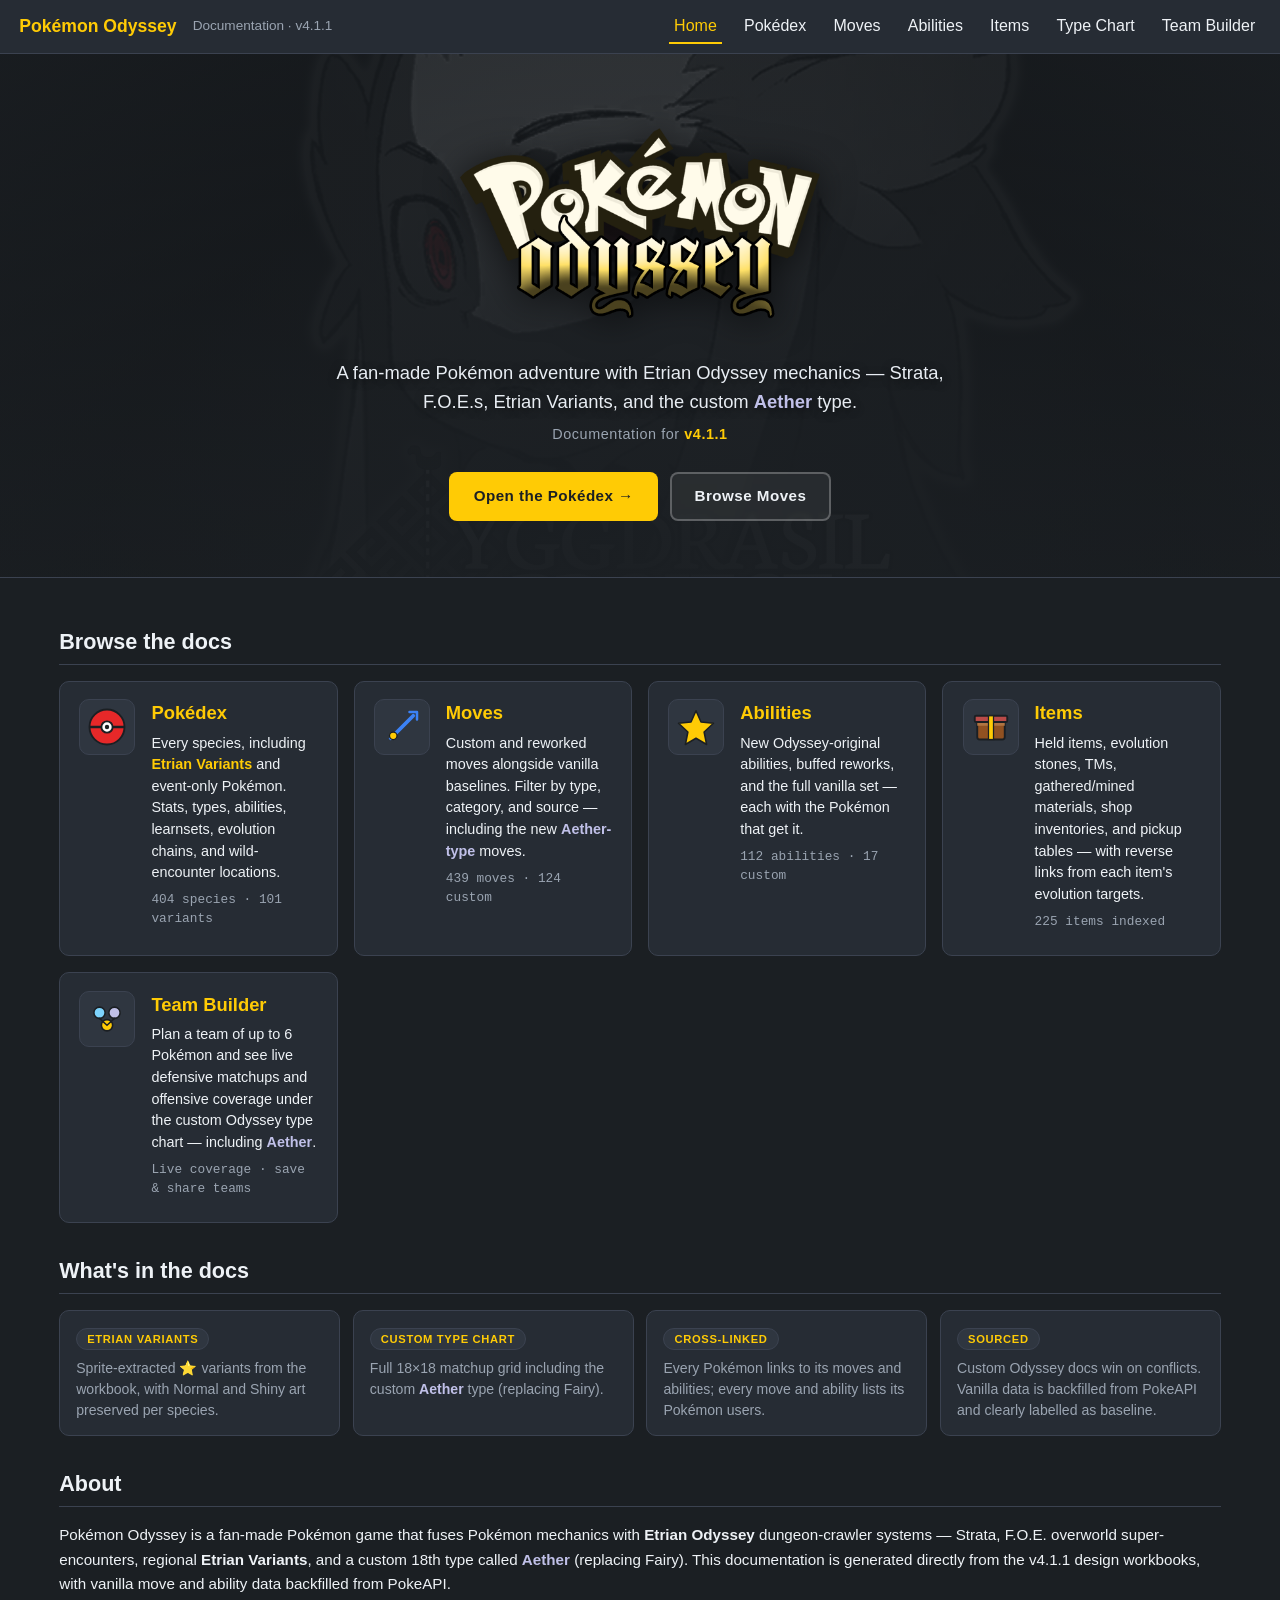
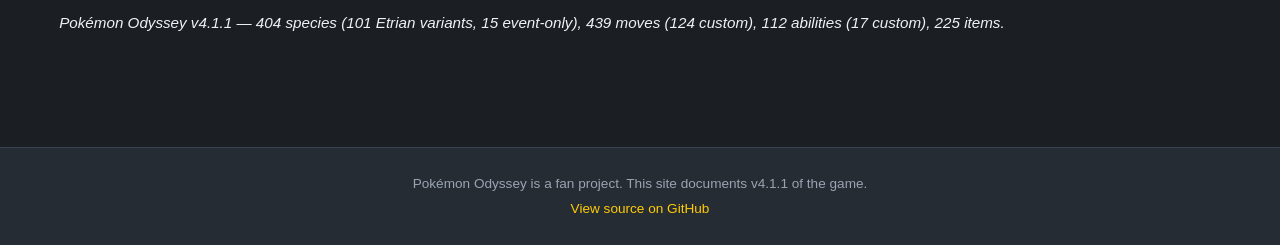
<file: site/index.html>
<!doctype html>
<html lang="en">
<head>
<meta charset="utf-8">
<title>Pokémon Odyssey — Fan Documentation</title>
<meta name="viewport" content="width=device-width, initial-scale=1">
<link rel="stylesheet" href="assets/style.css">
</head>
<body class="home">

<header class="site-header">
  <a class="logo" href="index.html">Pokémon Odyssey</a>
  <span class="sub">Documentation · v4.1.1</span>
  <nav>
    <a href="index.html" class="active">Home</a>
    <a href="pokedex.html">Pokédex</a>
    <a href="moves.html">Moves</a>
    <a href="abilities.html">Abilities</a>
    <a href="items.html">Items</a>
    <a href="type-chart.html">Type Chart</a>
    <a href="team-builder.html">Team Builder</a>
  </nav>
</header>

<section class="hero">
  <div class="hero-bg" style="background-image:url('assets/YggdrasilProjectFull.png')"></div>
  <div class="hero-overlay"></div>
  <div class="hero-content">
    <img class="hero-logo" src="assets/PokemonOdysseyLogo.png" alt="Pokémon Odyssey">
    <p class="hero-tagline">A fan-made Pokémon adventure with Etrian Odyssey mechanics — Strata, F.O.E.s, Etrian Variants, and the custom <span class="t-aether-text">Aether</span> type.</p>
    <p class="hero-version">Documentation for <strong>v4.1.1</strong></p>
    <div class="hero-cta">
      <a class="btn primary" href="pokedex.html">Open the Pokédex →</a>
      <a class="btn ghost" href="moves.html">Browse Moves</a>
    </div>
  </div>
</section>

<main class="wrap home-wrap">
  <h2 class="section-title">Browse the docs</h2>
  <div class="home-cards">
    <a class="home-card" href="pokedex.html">
      <div class="home-card-icon" aria-hidden="true">
        <svg viewBox="0 0 64 64" fill="none">
          <circle cx="32" cy="32" r="28" fill="#e62829" stroke="#1b1f23" stroke-width="3"/>
          <path d="M4 32h56" stroke="#1b1f23" stroke-width="4"/>
          <circle cx="32" cy="32" r="9" fill="#fff" stroke="#1b1f23" stroke-width="3"/>
          <circle cx="32" cy="32" r="3.5" fill="#1b1f23"/>
        </svg>
      </div>
      <div class="home-card-body">
        <h3>Pokédex</h3>
        <p>Every species, including <strong>Etrian Variants</strong> and event-only Pokémon. Stats, types, abilities, learnsets, evolution chains, and wild-encounter locations.</p>
        <p class="home-card-stat" data-stat="species"></p>
      </div>
    </a>

    <a class="home-card" href="moves.html">
      <div class="home-card-icon" aria-hidden="true">
        <svg viewBox="0 0 64 64" fill="none">
          <path d="M14 50L50 14" stroke="#3b82f6" stroke-width="6" stroke-linecap="round"/>
          <path d="M44 8h12v12" stroke="#3b82f6" stroke-width="4" stroke-linecap="round" stroke-linejoin="round"/>
          <circle cx="18" cy="46" r="6" fill="#ffcb05" stroke="#1b1f23" stroke-width="2"/>
        </svg>
      </div>
      <div class="home-card-body">
        <h3>Moves</h3>
        <p>Custom and reworked moves alongside vanilla baselines. Filter by type, category, and source — including the new <span class="t-aether-text">Aether-type</span> moves.</p>
        <p class="home-card-stat" data-stat="moves"></p>
      </div>
    </a>

    <a class="home-card" href="abilities.html">
      <div class="home-card-icon" aria-hidden="true">
        <svg viewBox="0 0 64 64" fill="none">
          <path d="M32 6l8 18 20 2-15 14 4 20-17-10-17 10 4-20L4 26l20-2z" fill="#ffcb05" stroke="#1b1f23" stroke-width="2.5" stroke-linejoin="round"/>
        </svg>
      </div>
      <div class="home-card-body">
        <h3>Abilities</h3>
        <p>New Odyssey-original abilities, buffed reworks, and the full vanilla set — each with the Pokémon that get it.</p>
        <p class="home-card-stat" data-stat="abilities"></p>
      </div>
    </a>

    <a class="home-card" href="items.html">
      <div class="home-card-icon" aria-hidden="true">
        <svg viewBox="0 0 64 64" fill="none">
          <rect x="10" y="20" width="44" height="32" rx="4" fill="#915121" stroke="#1b1f23" stroke-width="3"/>
          <rect x="10" y="20" width="44" height="10" fill="#b07442"/>
          <rect x="6" y="14" width="52" height="10" rx="2" fill="#b94a48" stroke="#1b1f23" stroke-width="3"/>
          <rect x="28" y="14" width="8" height="38" fill="#ffcb05" stroke="#1b1f23" stroke-width="2"/>
        </svg>
      </div>
      <div class="home-card-body">
        <h3>Items</h3>
        <p>Held items, evolution stones, TMs, gathered/mined materials, shop inventories, and pickup tables — with reverse links from each item's evolution targets.</p>
        <p class="home-card-stat" data-stat="items"></p>
      </div>
    </a>

    <a class="home-card" href="team-builder.html">
      <div class="home-card-icon" aria-hidden="true">
        <svg viewBox="0 0 64 64" fill="none">
          <circle cx="20" cy="22" r="9" fill="#7dd3fc" stroke="#1b1f23" stroke-width="2.5"/>
          <circle cx="44" cy="22" r="9" fill="#c0c0e8" stroke="#1b1f23" stroke-width="2.5"/>
          <circle cx="32" cy="42" r="9" fill="#ffcb05" stroke="#1b1f23" stroke-width="2.5"/>
          <path d="M20 31 L32 42 L44 31" stroke="#1b1f23" stroke-width="2.5" stroke-linecap="round"/>
        </svg>
      </div>
      <div class="home-card-body">
        <h3>Team Builder</h3>
        <p>Plan a team of up to 6 Pokémon and see live defensive matchups and offensive coverage under the custom Odyssey type chart — including <span class="t-aether-text">Aether</span>.</p>
        <p class="home-card-stat">Live coverage · save &amp; share teams</p>
      </div>
    </a>
  </div>

  <section class="home-features">
    <h2 class="section-title">What's in the docs</h2>
    <div class="feature-grid">
      <div class="feature">
        <div class="feature-tag">Etrian Variants</div>
        <p>Sprite-extracted ⭐ variants from the workbook, with Normal and Shiny art preserved per species.</p>
      </div>
      <div class="feature">
        <div class="feature-tag">Custom type chart</div>
        <p>Full 18×18 matchup grid including the custom <span class="t-aether-text">Aether</span> type (replacing Fairy).</p>
      </div>
      <div class="feature">
        <div class="feature-tag">Cross-linked</div>
        <p>Every Pokémon links to its moves and abilities; every move and ability lists its Pokémon users.</p>
      </div>
      <div class="feature">
        <div class="feature-tag">Sourced</div>
        <p>Custom Odyssey docs win on conflicts. Vanilla data is backfilled from PokeAPI and clearly labelled as baseline.</p>
      </div>
    </div>
  </section>

  <section class="home-about">
    <h2 class="section-title">About</h2>
    <p>
      Pokémon Odyssey is a fan-made Pokémon game that fuses Pokémon mechanics with
      <strong>Etrian Odyssey</strong> dungeon-crawler systems — Strata, F.O.E. overworld
      super-encounters, regional <strong>Etrian Variants</strong>, and a custom 18th type
      called <span class="t-aether-text">Aether</span> (replacing Fairy). This documentation is generated
      directly from the v4.1.1 design workbooks, with vanilla move and ability data
      backfilled from PokeAPI.
    </p>
    <p class="home-meta" id="home-meta">Loading data…</p>
  </section>
</main>

<footer class="site-footer">
  <p>Pokémon Odyssey is a fan project. This site documents v4.1.1 of the game.</p>
  <p><a href="https://github.com/nishxpatel/Pokemon-Odyssey-Docs-App" target="_blank" rel="noopener">View source on GitHub</a></p>
</footer>

<script>
(async () => {
  try {
    const meta = await fetch("data/meta.json").then(r => r.json());
    const c = meta.counts || {};
    const set = (key, text) => {
      const el = document.querySelector(`.home-card-stat[data-stat="${key}"]`);
      if (el) el.textContent = text;
    };
    set("species",   `${c.species ?? "—"} species · ${c.variants ?? 0} variants`);
    set("moves",     `${c.moves ?? "—"} moves · ${c.moves_custom ?? 0} custom`);
    set("abilities", `${c.abilities ?? "—"} abilities · ${c.abilities_custom ?? 0} custom`);
    set("items",     `${c.items ?? "—"} items indexed`);
    const homeMeta = document.getElementById("home-meta");
    if (homeMeta) {
      homeMeta.textContent =
        `${meta.game} ${meta.version} — ` +
        `${c.species ?? "?"} species (${c.variants ?? 0} Etrian variants, ${c.events ?? 0} event-only), ` +
        `${c.moves ?? "?"} moves (${c.moves_custom ?? 0} custom), ` +
        `${c.abilities ?? "?"} abilities (${c.abilities_custom ?? 0} custom), ` +
        `${c.items ?? "?"} items.`;
    }
  } catch (e) {
    /* leave the placeholder text */
  }
})();
</script>
</body>
</html>
</file>
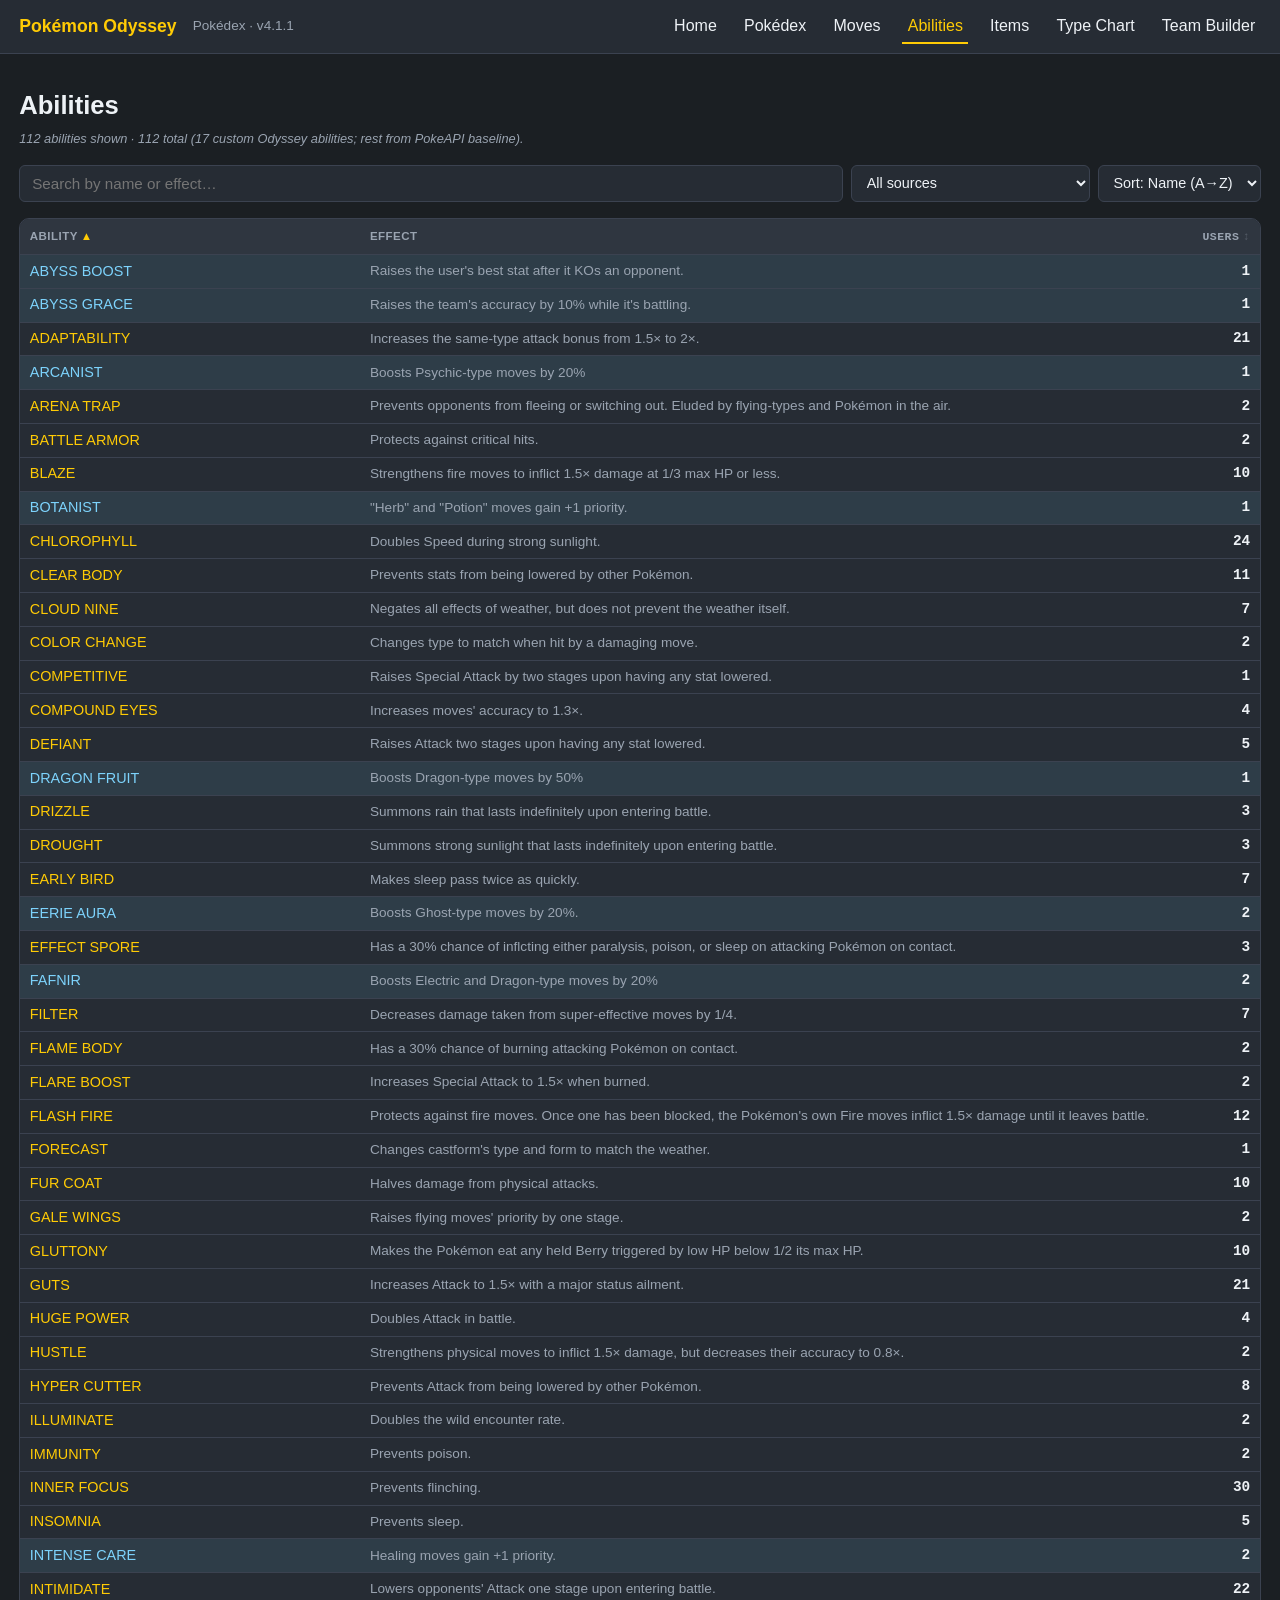
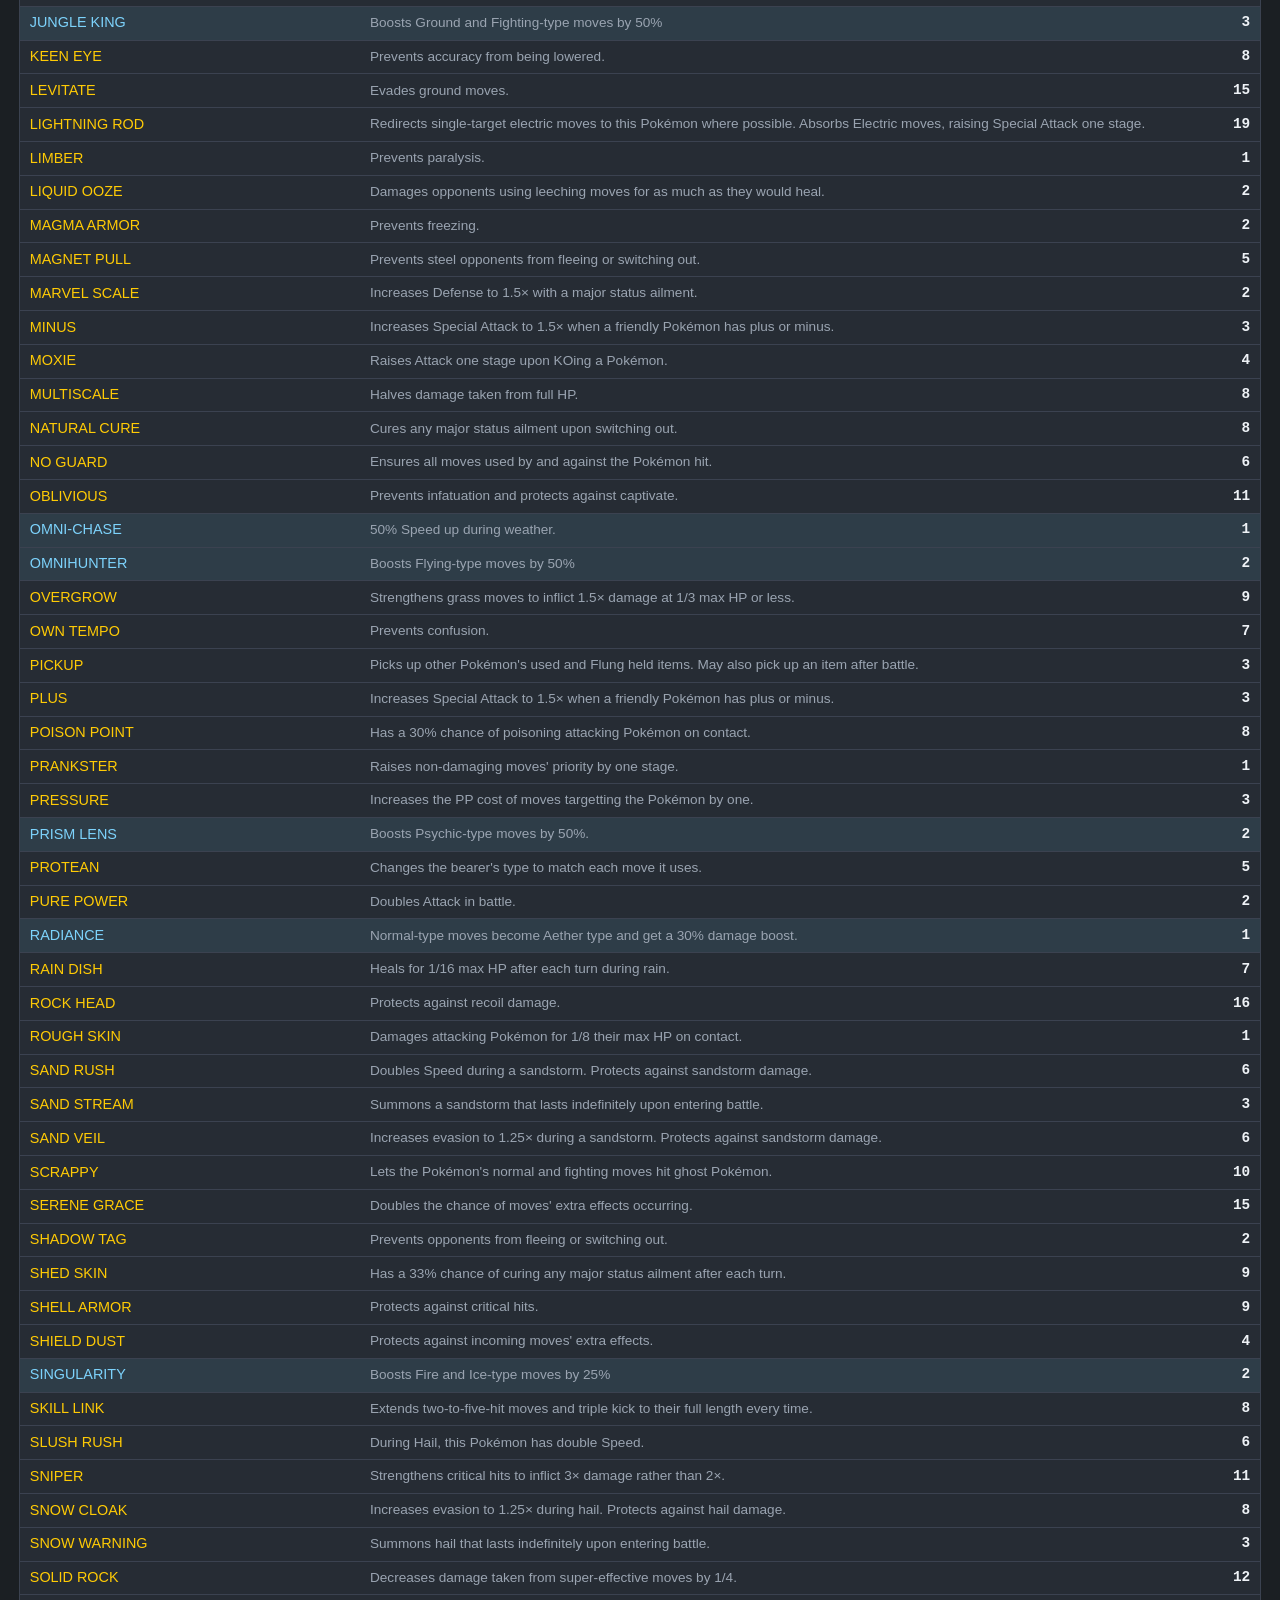
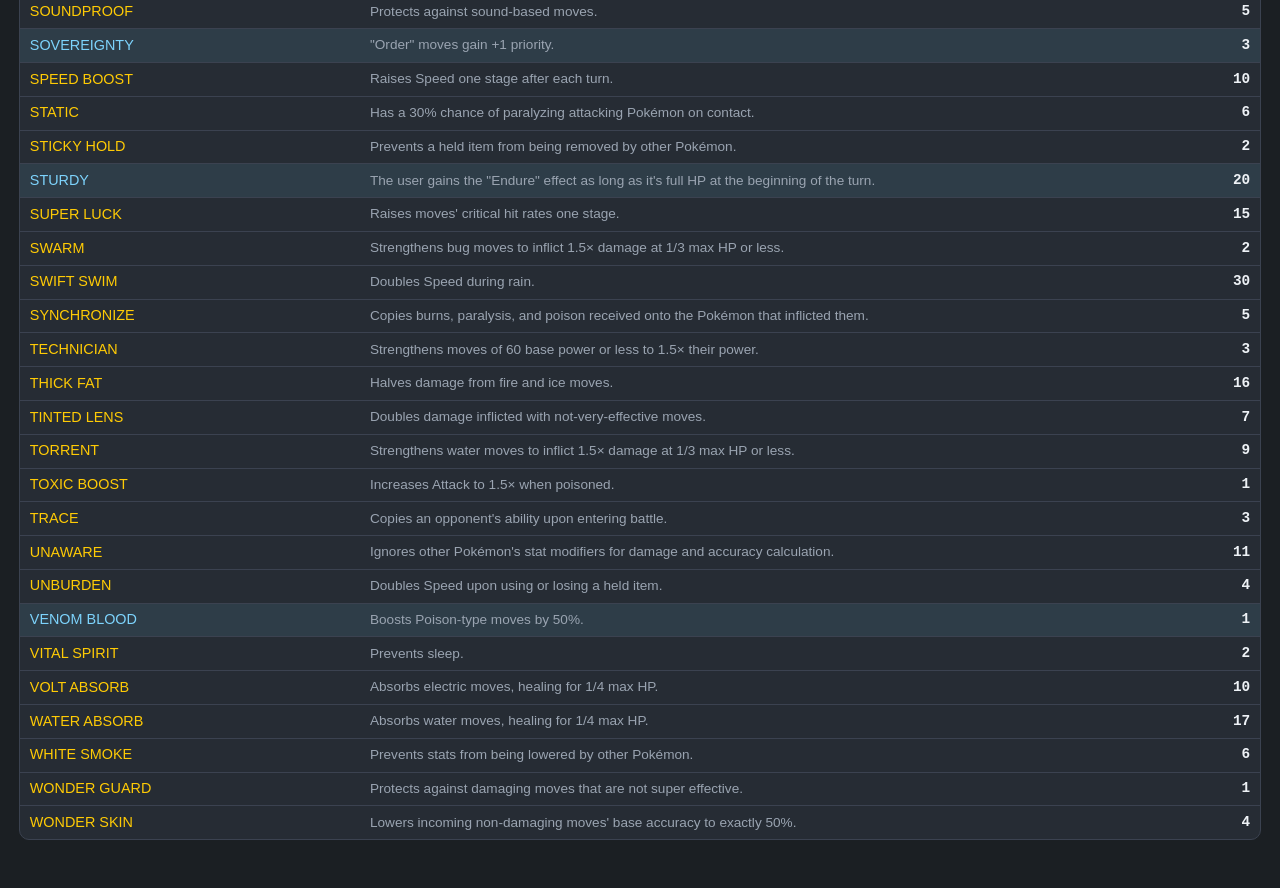
<file: site/abilities.html>
<!doctype html>
<html lang="en">
<head>
<meta charset="utf-8">
<title>Abilities — Pokémon Odyssey Pokédex</title>
<meta name="viewport" content="width=device-width, initial-scale=1">
<link rel="stylesheet" href="assets/style.css">
</head>
<body>

<header class="site-header">
  <span class="logo">Pokémon Odyssey</span>
  <span class="sub">Pokédex · v4.1.1</span>
  <nav>
    <a href="index.html">Home</a>
    <a href="pokedex.html">Pokédex</a>
    <a href="moves.html">Moves</a>
    <a href="abilities.html" class="active">Abilities</a>
    <a href="items.html">Items</a>
    <a href="type-chart.html">Type Chart</a>
    <a href="team-builder.html">Team Builder</a>
  </nav>
</header>

<main class="wrap">
  <h1>Abilities</h1>
  <p class="disclaimer" id="meta-line">Loading…</p>

  <div class="filters">
    <input id="search" class="search" placeholder="Search by name or effect…" type="search" autocomplete="off">
    <select id="kind-filter" class="select">
      <option value="">All sources</option>
      <option value="custom">Custom only (new + reworked)</option>
      <option value="new">New (Odyssey-original)</option>
      <option value="reworked">Reworked vanilla</option>
      <option value="baseline">Baseline (vanilla)</option>
    </select>
    <select id="sort" class="select">
      <option value="name">Sort: Name (A→Z)</option>
      <option value="users-desc">Sort: Most users</option>
    </select>
  </div>

  <div class="dex-table-wrap">
    <table class="dex-table abilities-table">
      <thead>
        <tr>
          <th data-sort-key="name">Ability</th>
          <th>Effect</th>
          <th data-sort-key="users" class="num">Users</th>
        </tr>
      </thead>
      <tbody id="abilities-tbody"></tbody>
    </table>
  </div>
  <p class="empty-msg" id="empty" style="display:none">No abilities match your filters.</p>
</main>

<script src="assets/types.js"></script>
<script src="assets/abilities-list.js"></script>
</body>
</html>
</file>
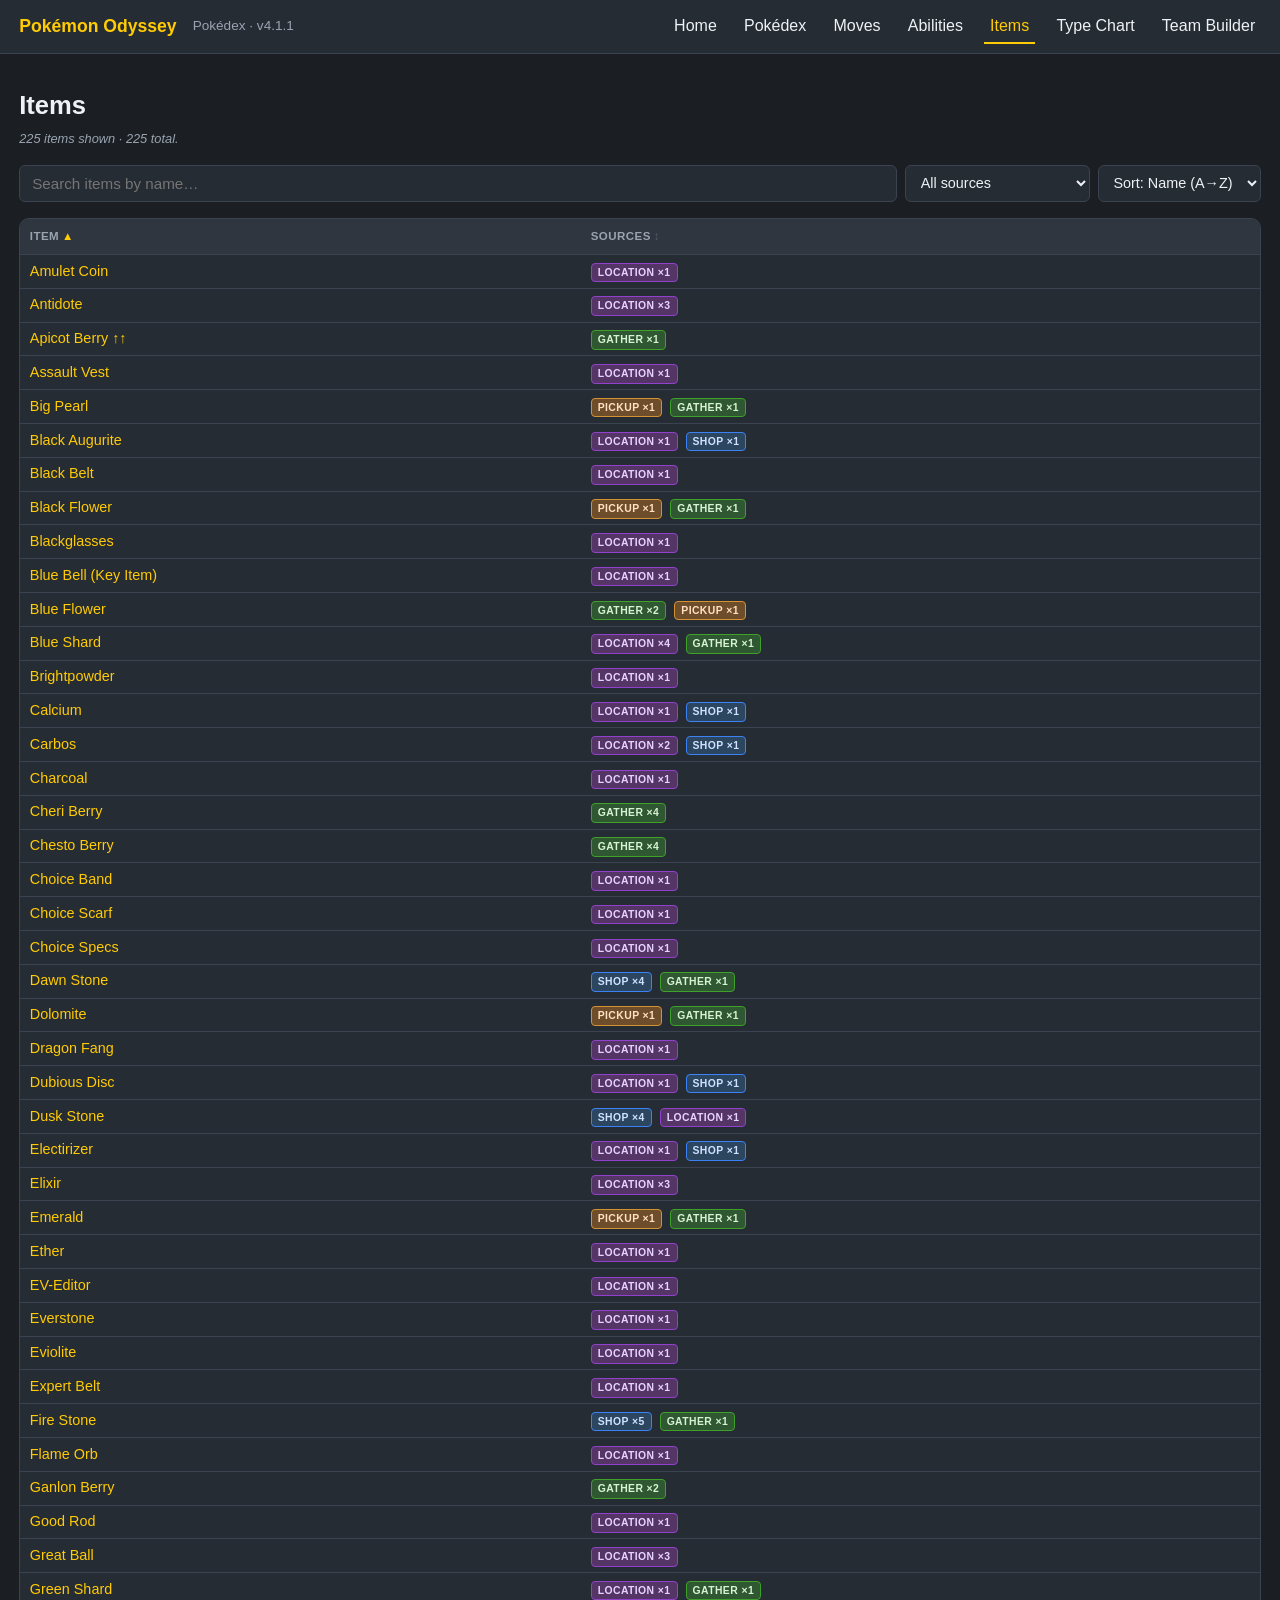
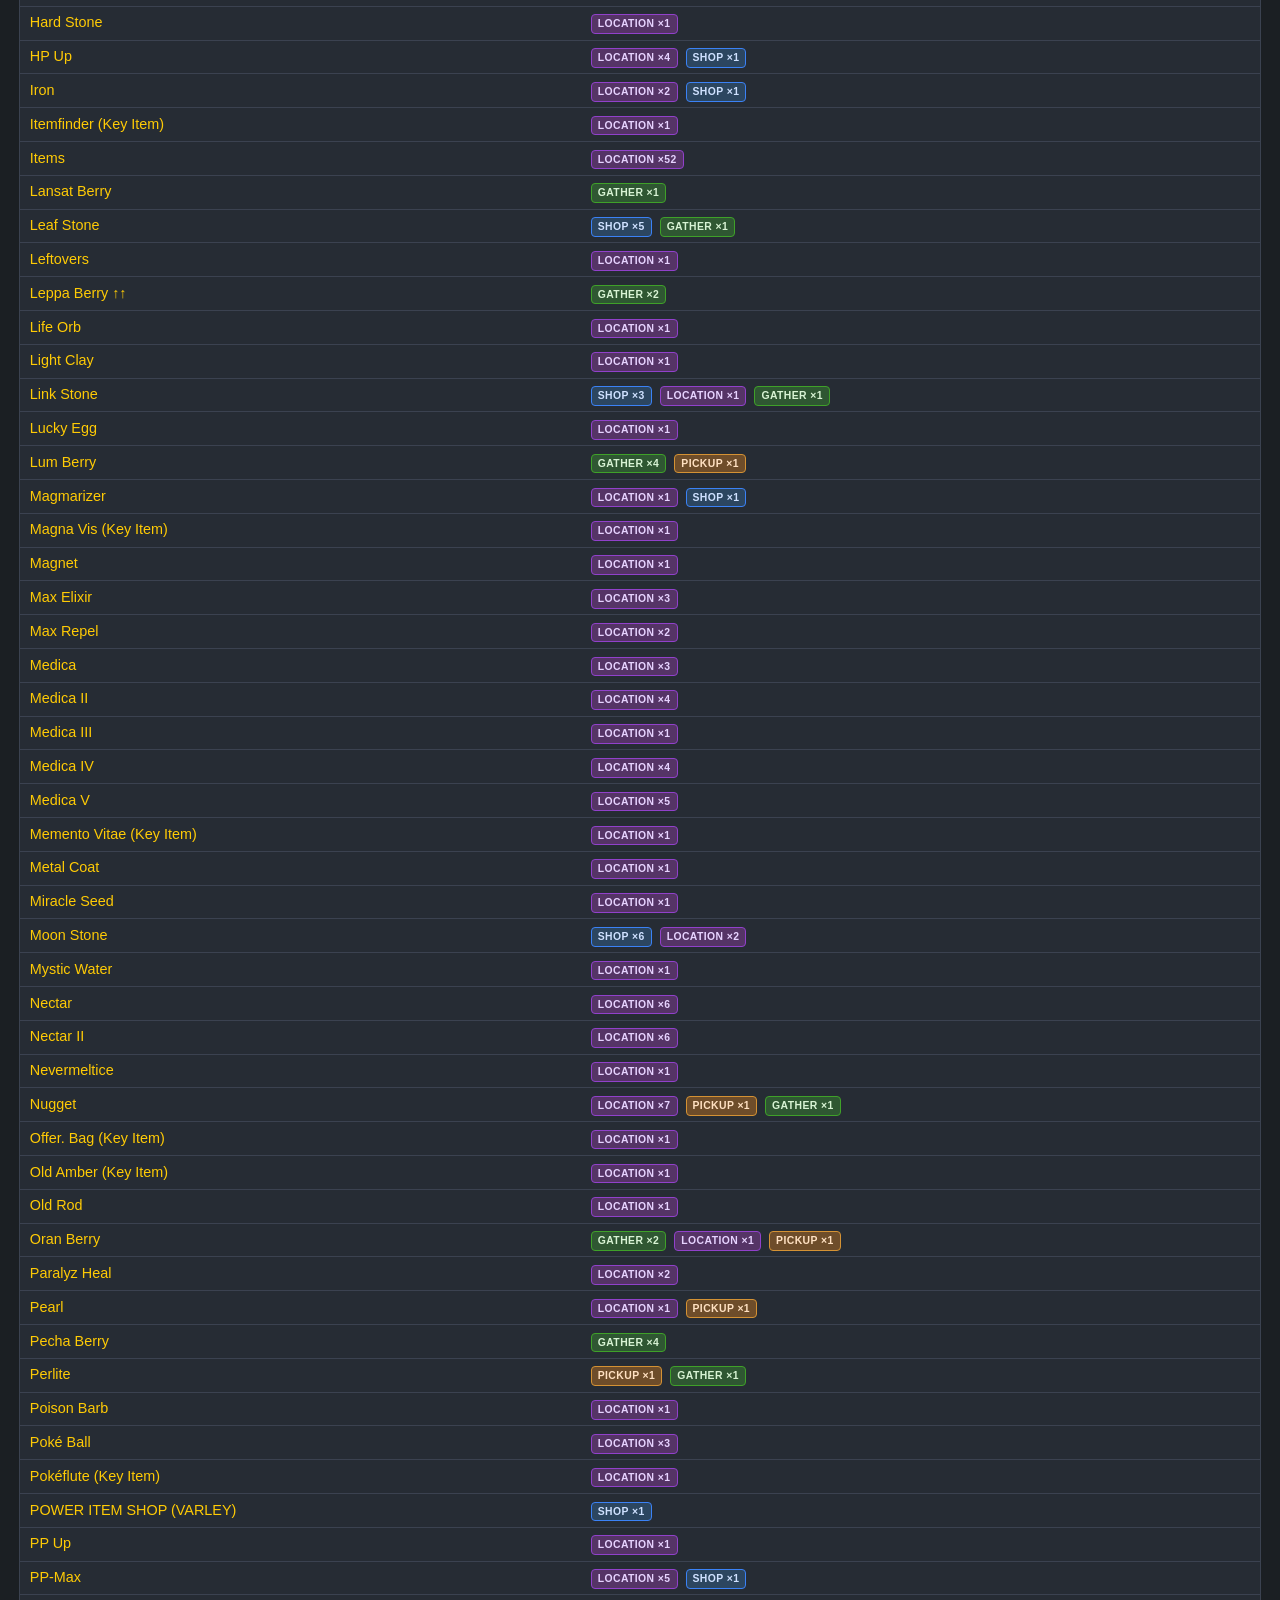
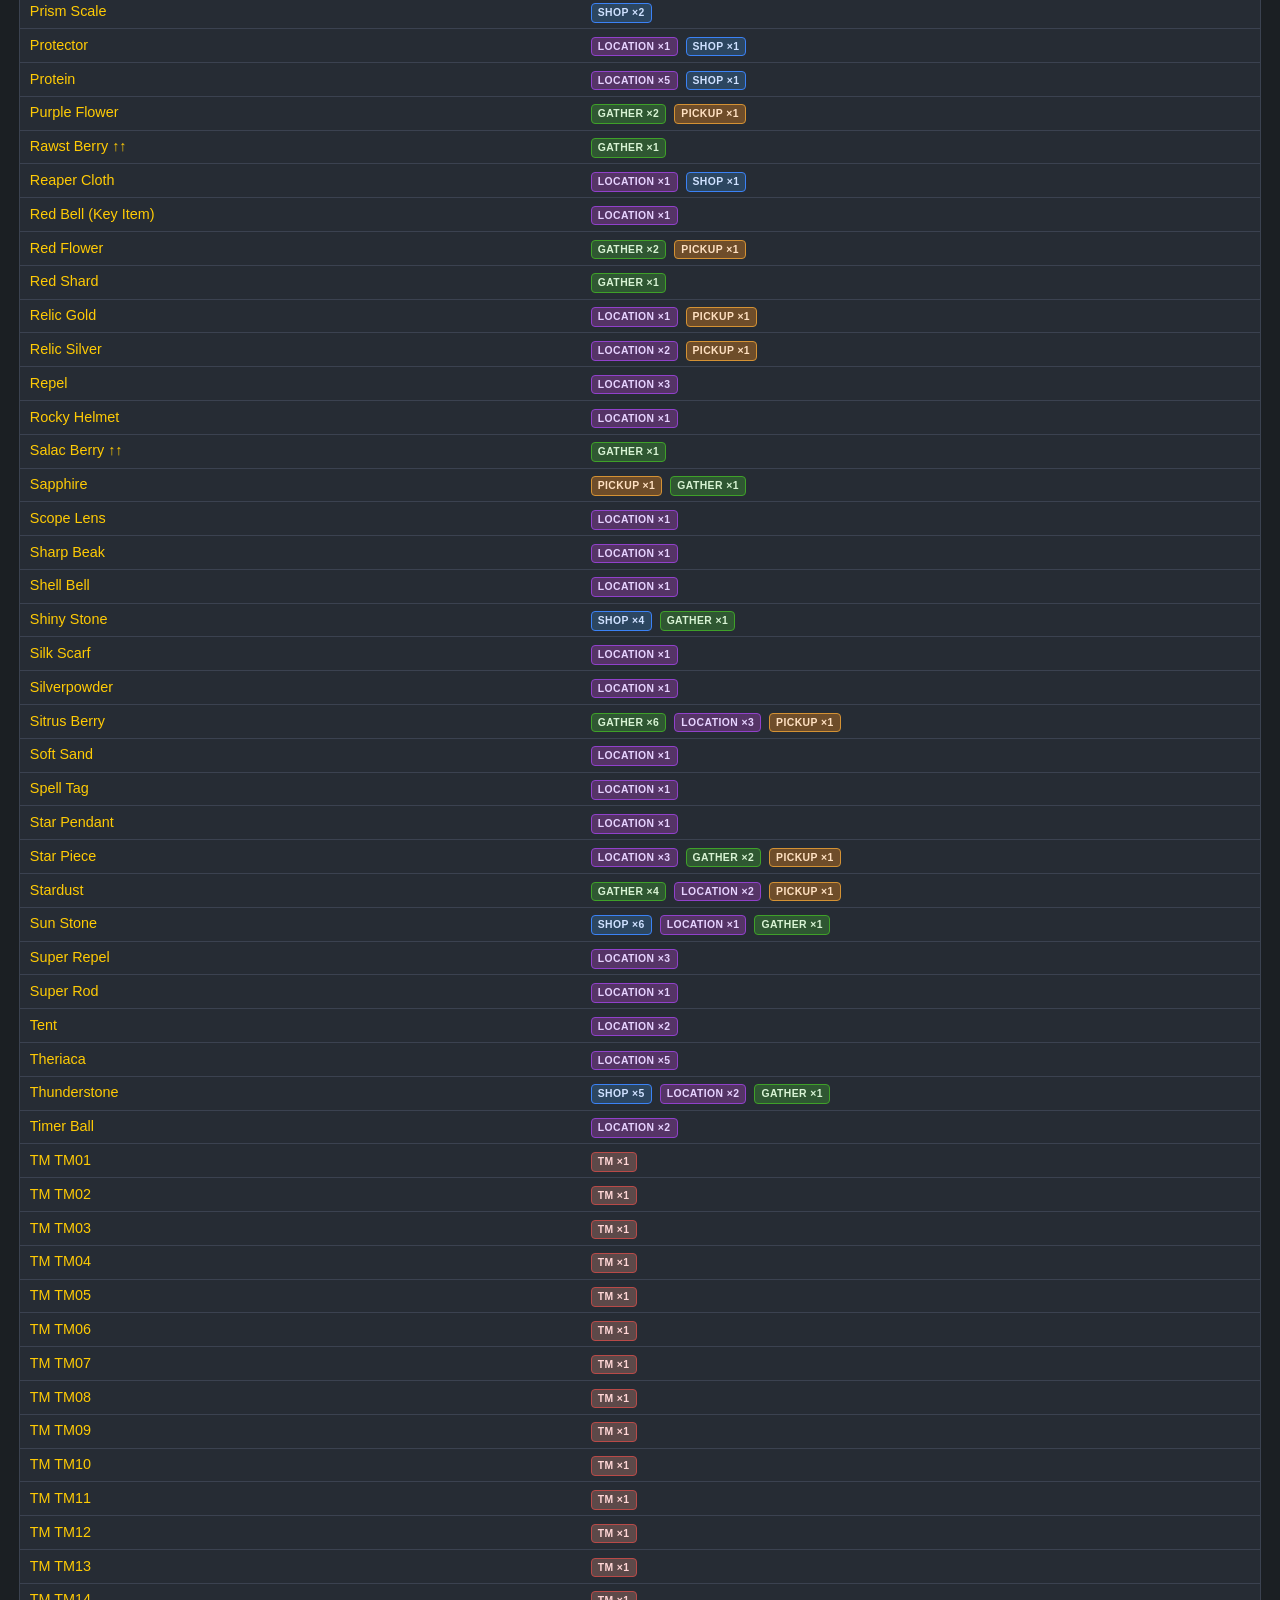
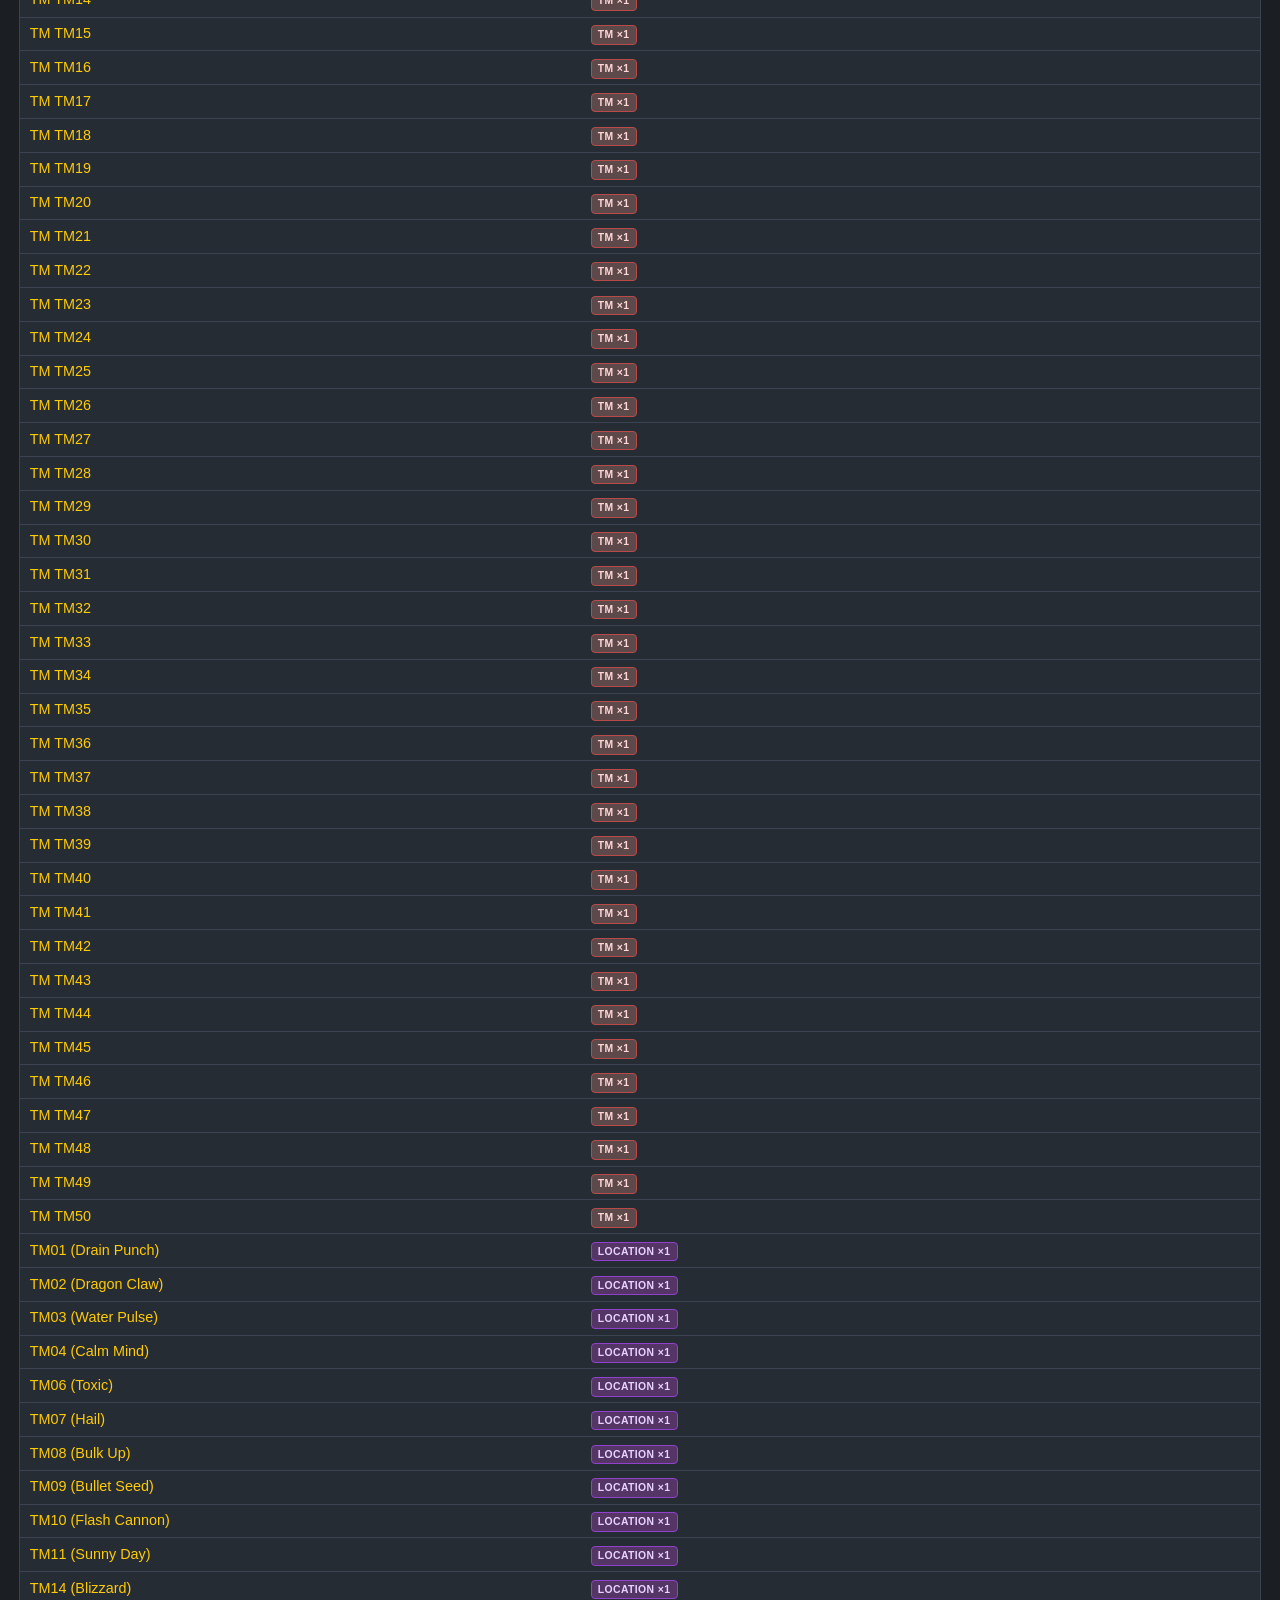
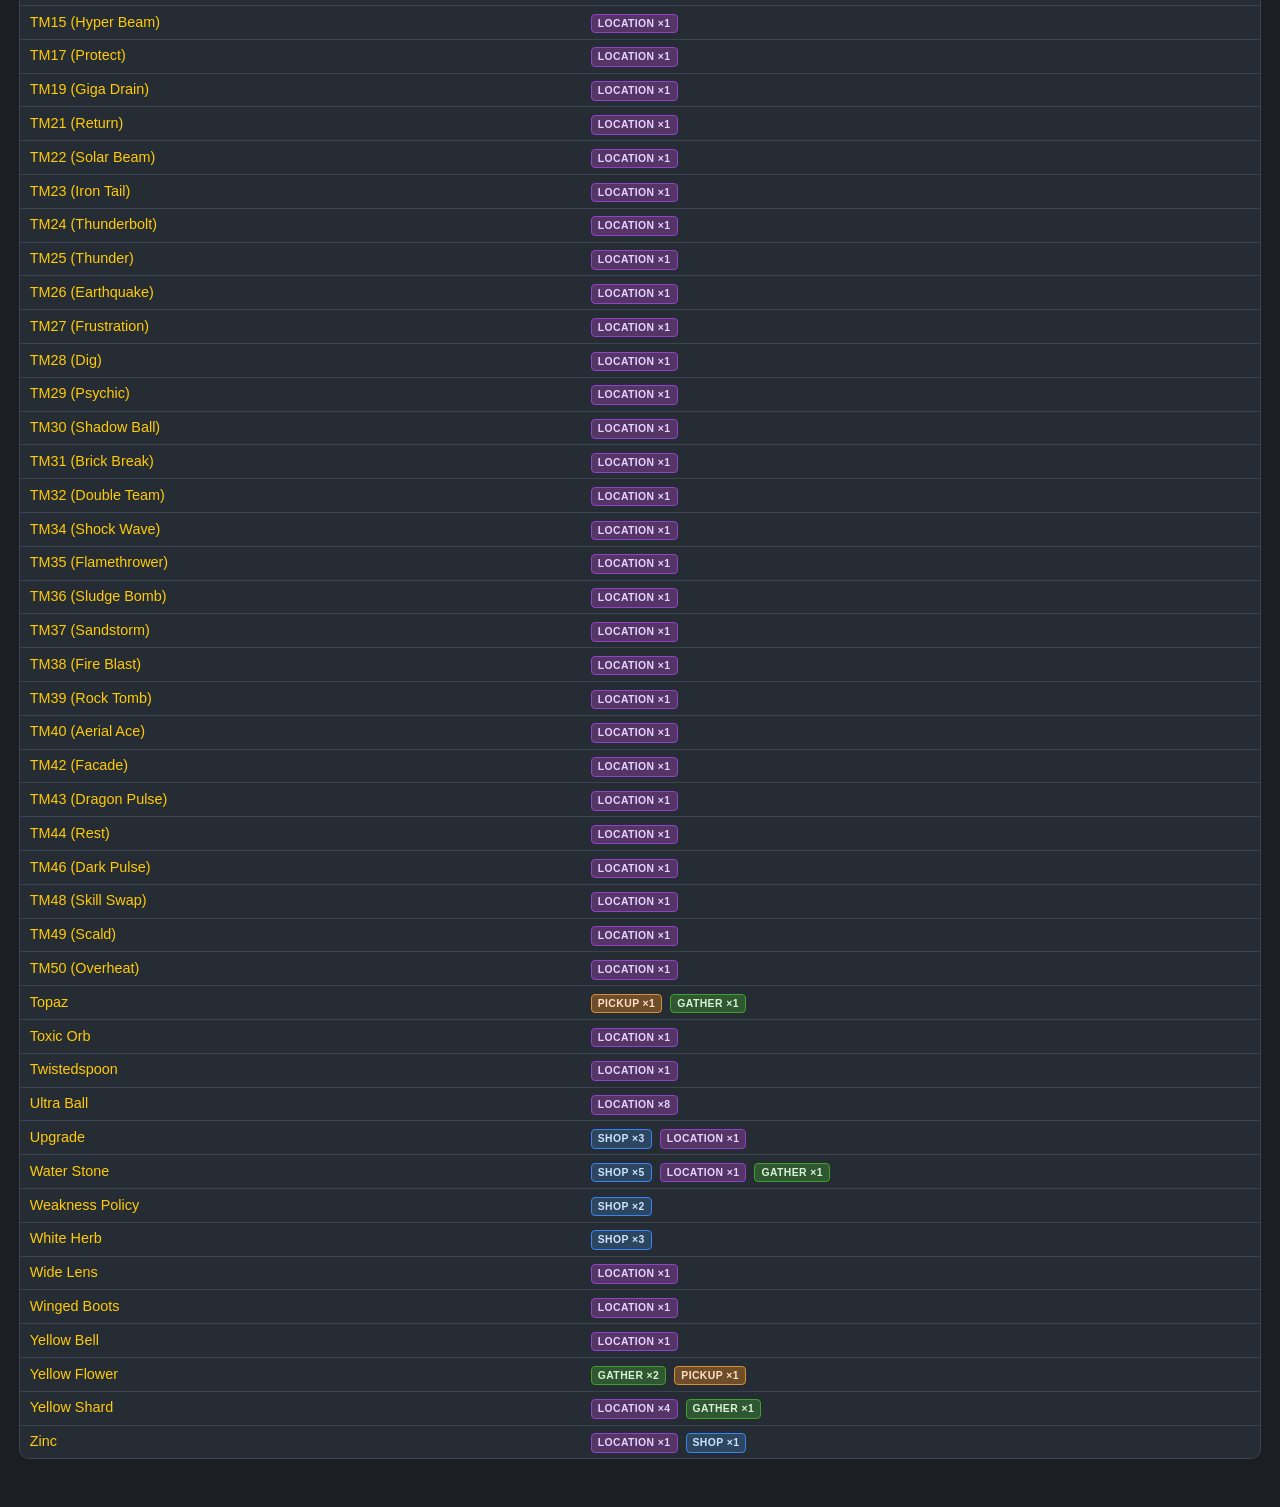
<file: site/items.html>
<!doctype html>
<html lang="en">
<head>
<meta charset="utf-8">
<title>Items — Pokémon Odyssey Pokédex</title>
<meta name="viewport" content="width=device-width, initial-scale=1">
<link rel="stylesheet" href="assets/style.css">
</head>
<body>

<header class="site-header">
  <span class="logo">Pokémon Odyssey</span>
  <span class="sub">Pokédex · v4.1.1</span>
  <nav>
    <a href="index.html">Home</a>
    <a href="pokedex.html">Pokédex</a>
    <a href="moves.html">Moves</a>
    <a href="abilities.html">Abilities</a>
    <a href="items.html" class="active">Items</a>
    <a href="type-chart.html">Type Chart</a>
    <a href="team-builder.html">Team Builder</a>
  </nav>
</header>

<main class="wrap">
  <h1>Items</h1>
  <p class="disclaimer" id="meta-line">Loading…</p>

  <div class="filters">
    <input id="search" class="search" placeholder="Search items by name…" type="search" autocomplete="off">
    <select id="kind-filter" class="select">
      <option value="">All sources</option>
      <option value="shop">Shop</option>
      <option value="gather">Gathering / Mining</option>
      <option value="pickup">Pickup</option>
      <option value="location">Location (chest/quest)</option>
      <option value="tm">TM</option>
    </select>
    <select id="sort" class="select">
      <option value="name">Sort: Name (A→Z)</option>
      <option value="sources">Sort: Most sources</option>
    </select>
  </div>

  <div class="dex-table-wrap">
    <table class="dex-table items-table">
      <thead>
        <tr>
          <th data-sort-key="name">Item</th>
          <th data-sort-key="sources">Sources</th>
        </tr>
      </thead>
      <tbody id="items-tbody"></tbody>
    </table>
  </div>
  <p class="empty-msg" id="empty" style="display:none">No items match your filters.</p>
</main>

<script src="assets/types.js"></script>
<script src="assets/items-list.js"></script>
</body>
</html>
</file>
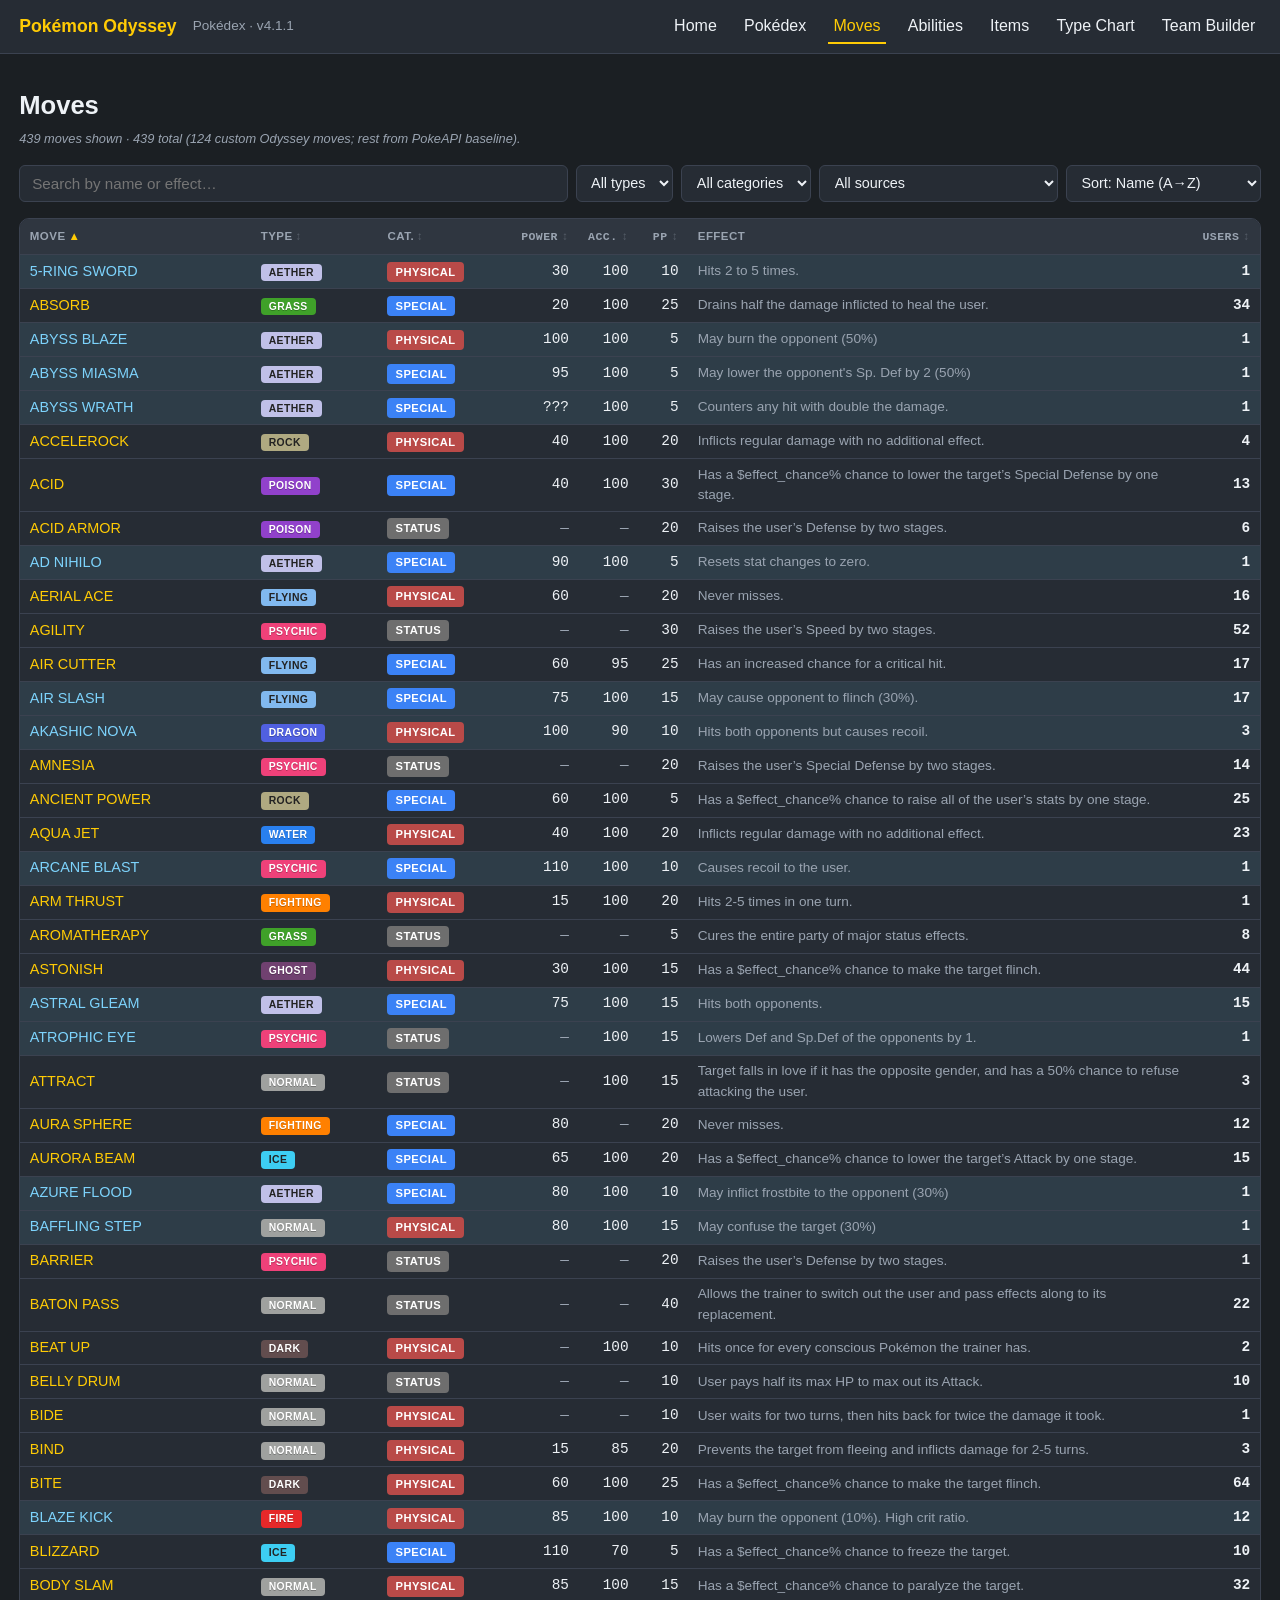
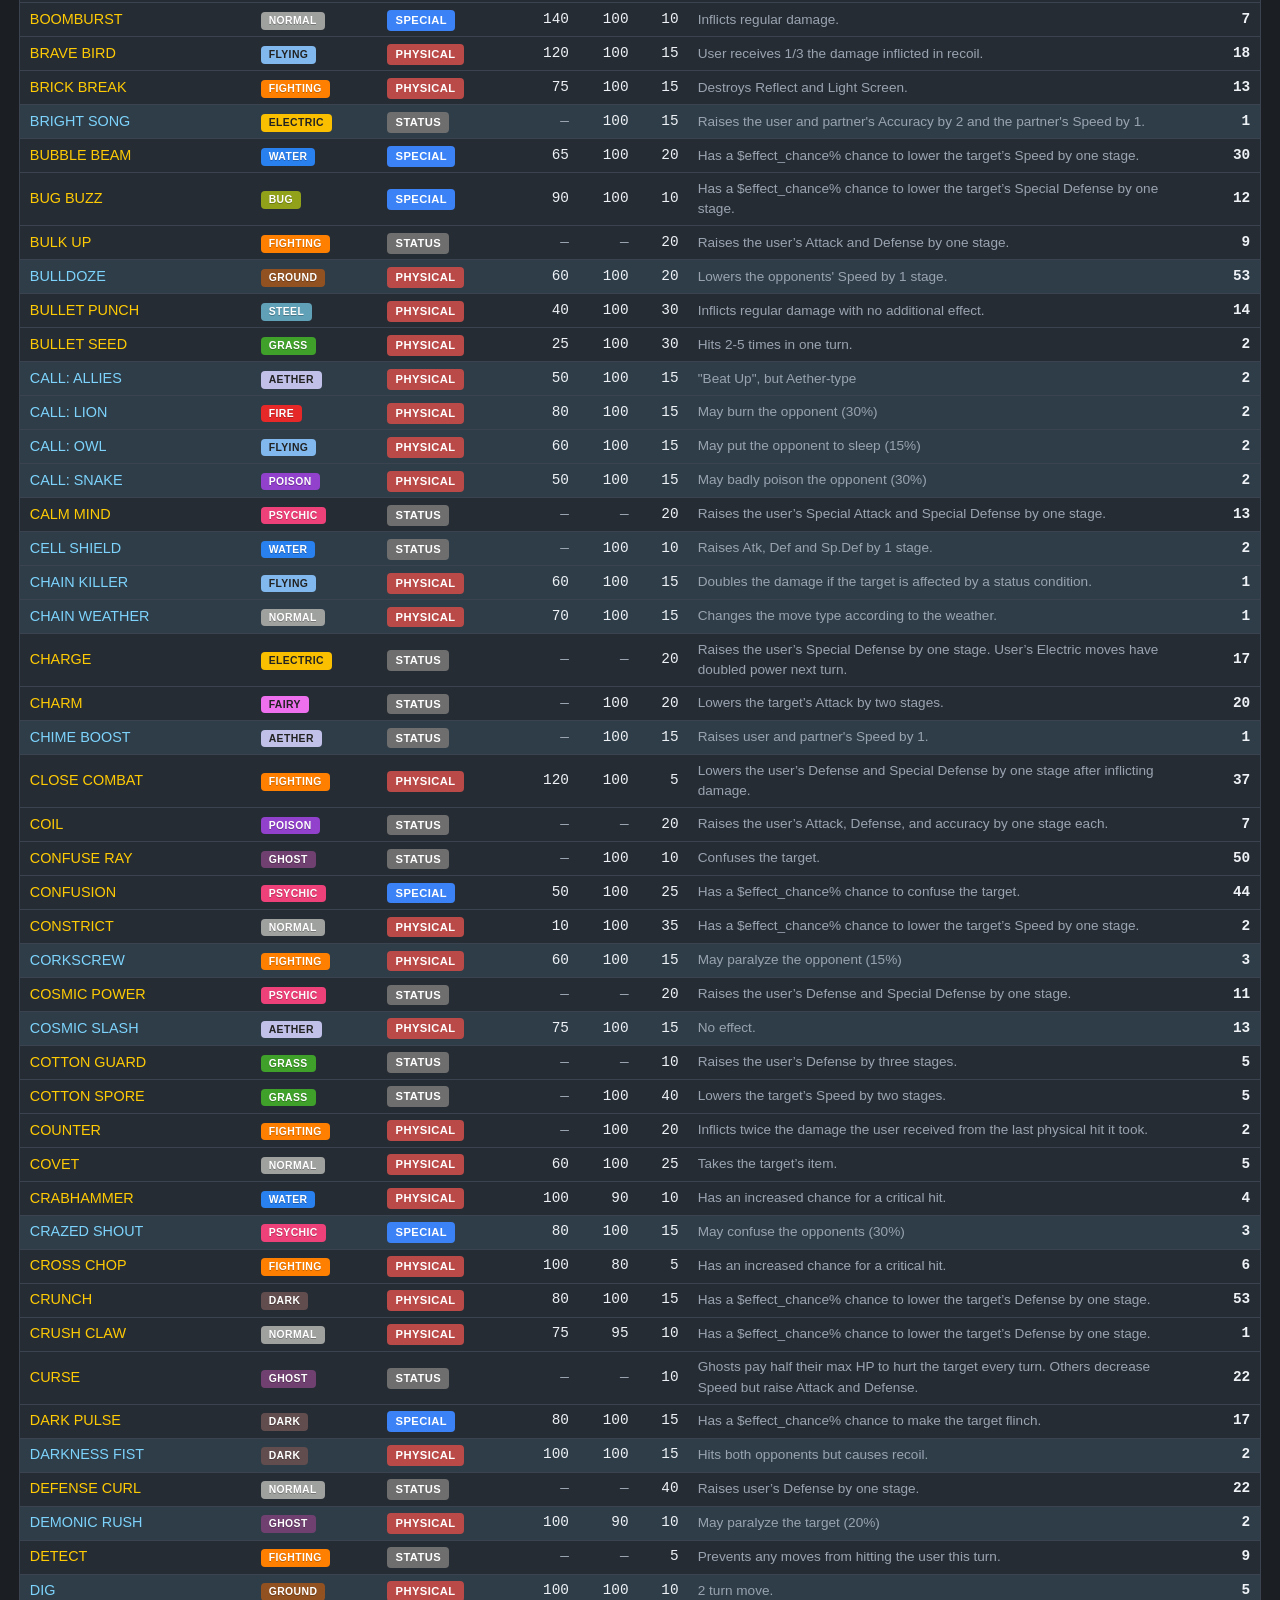
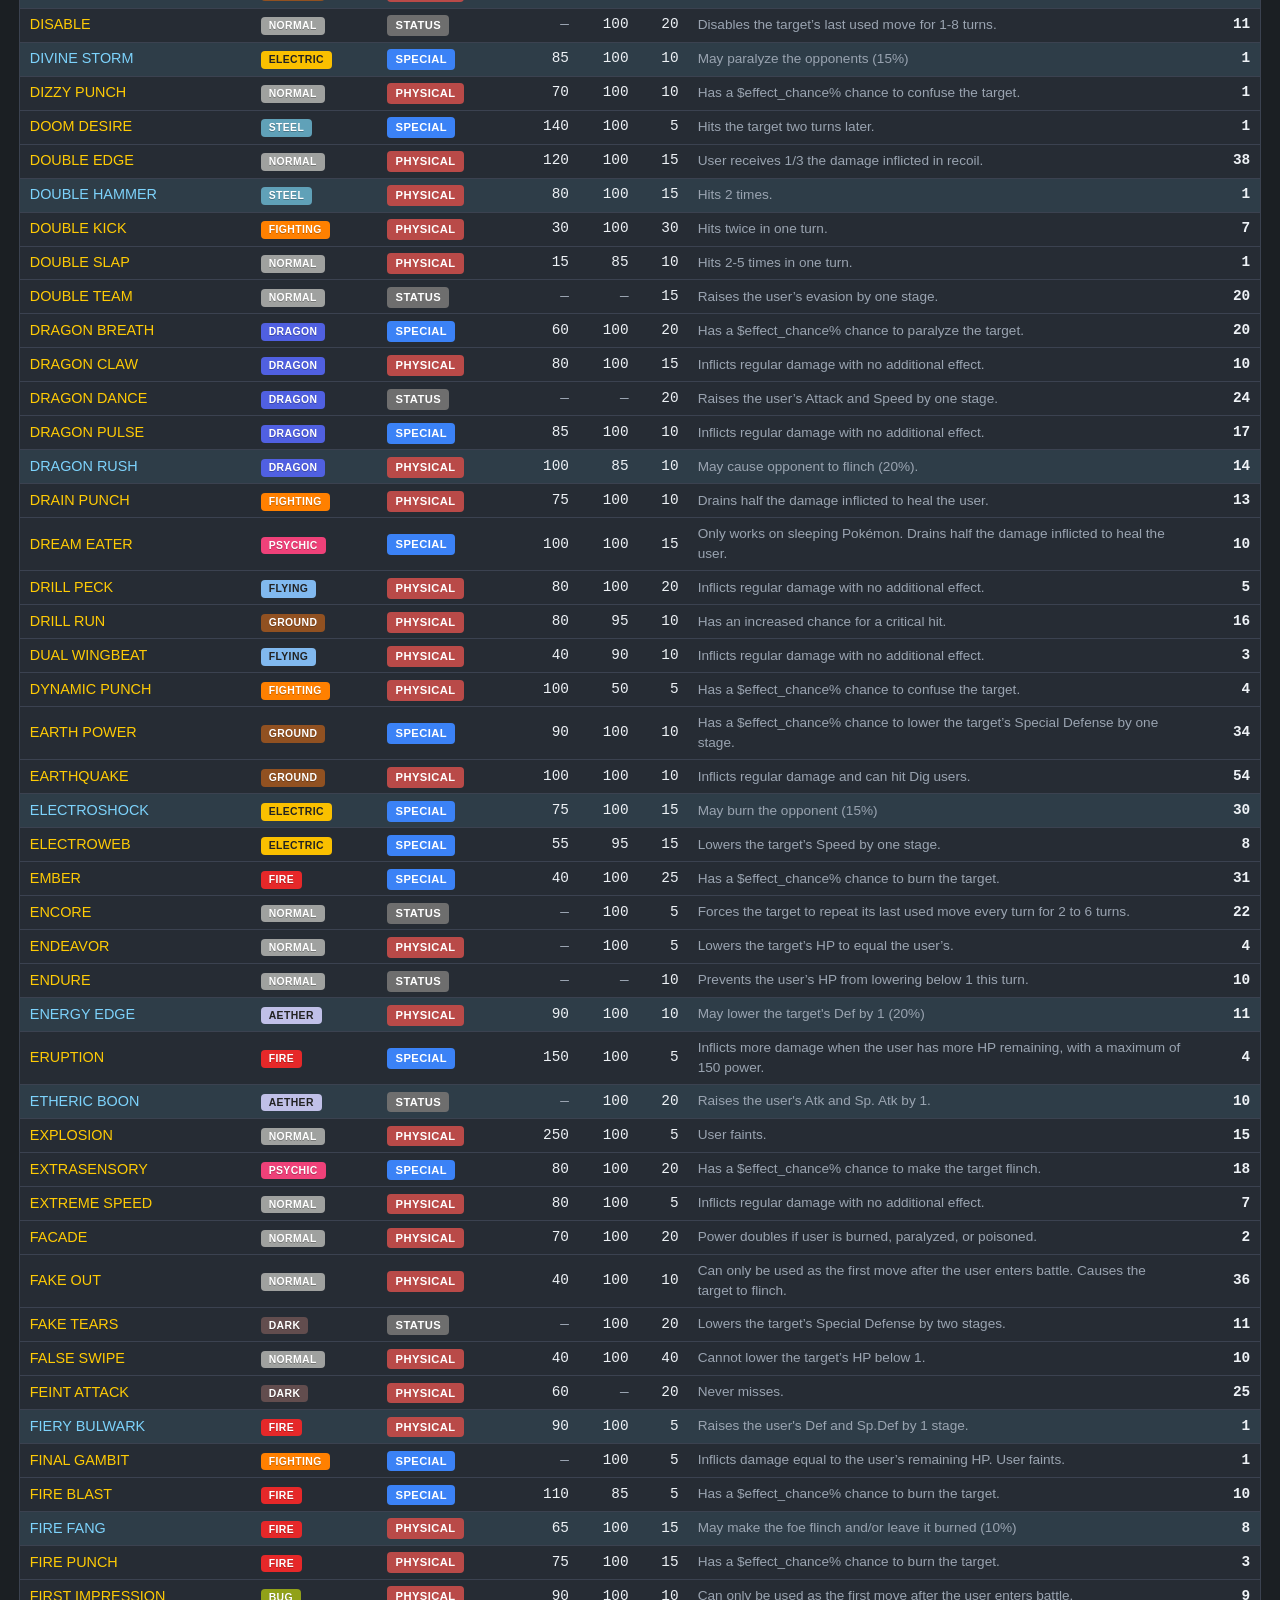
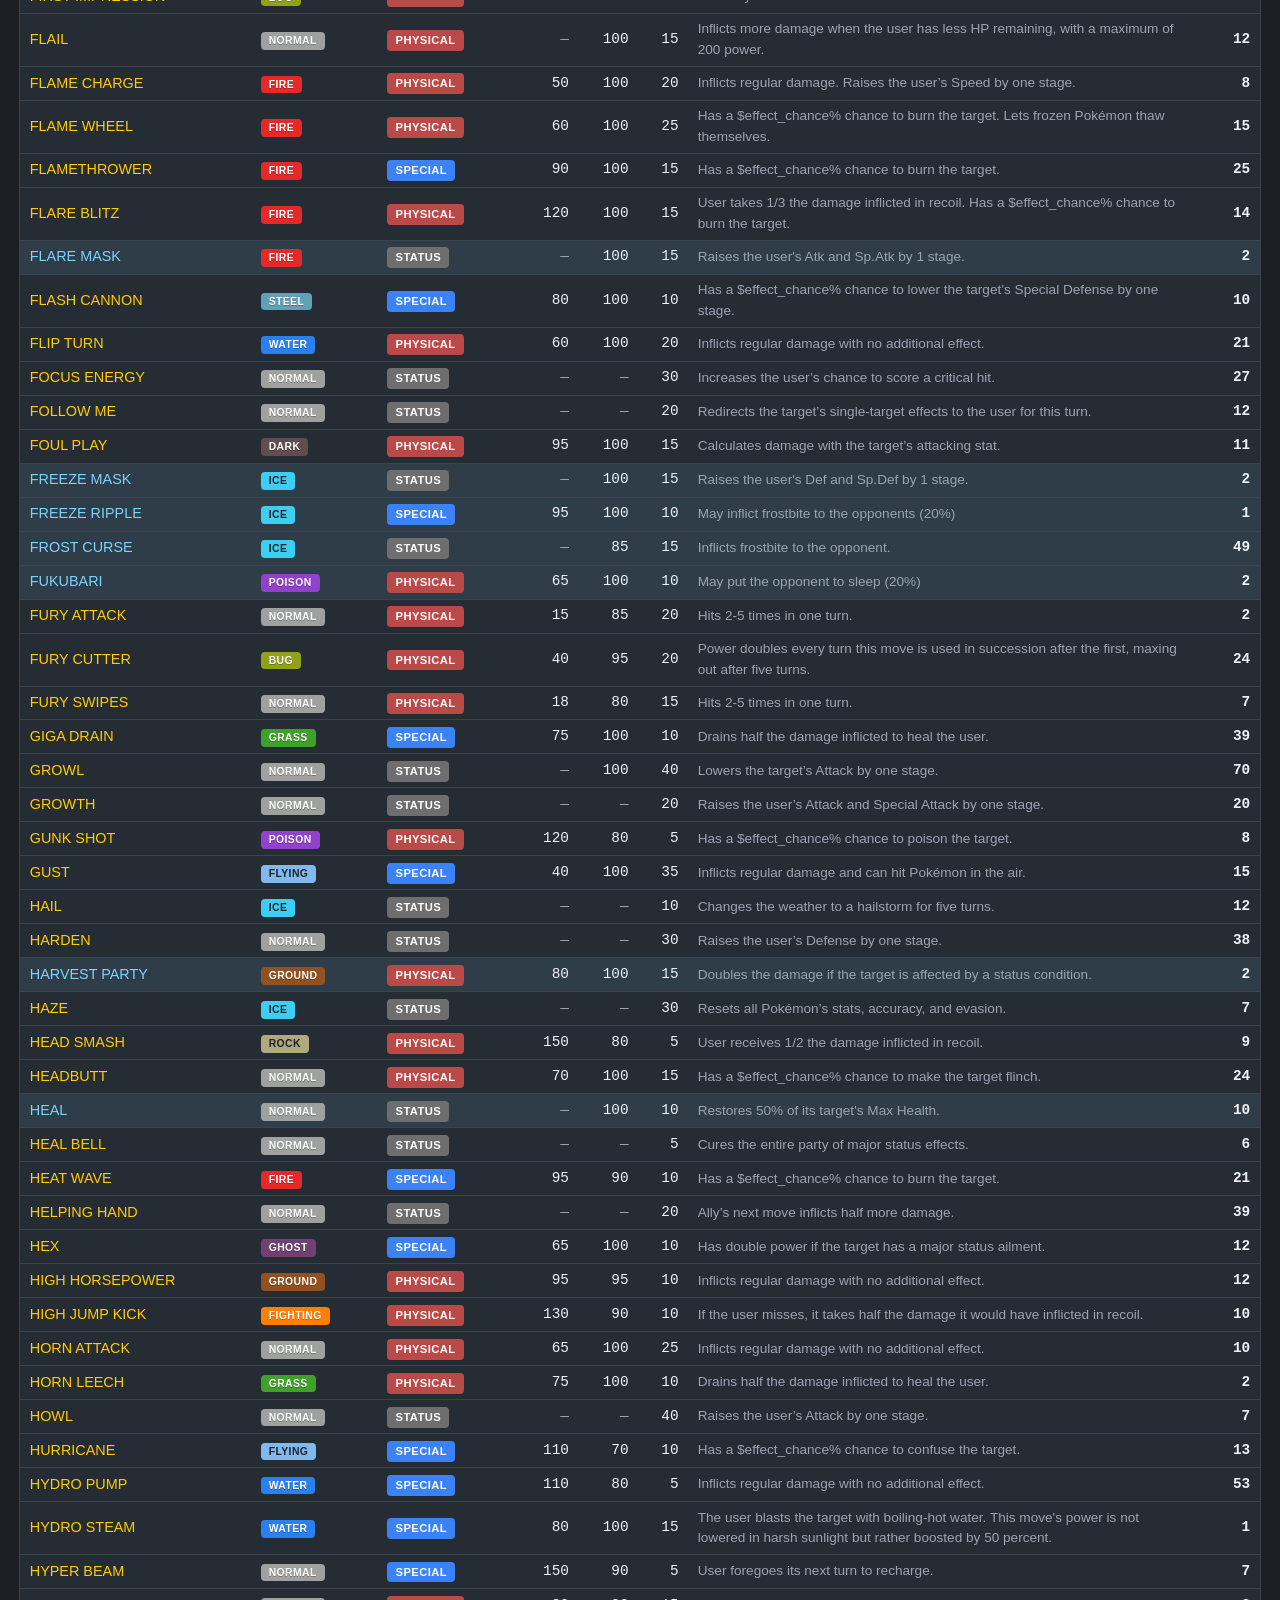
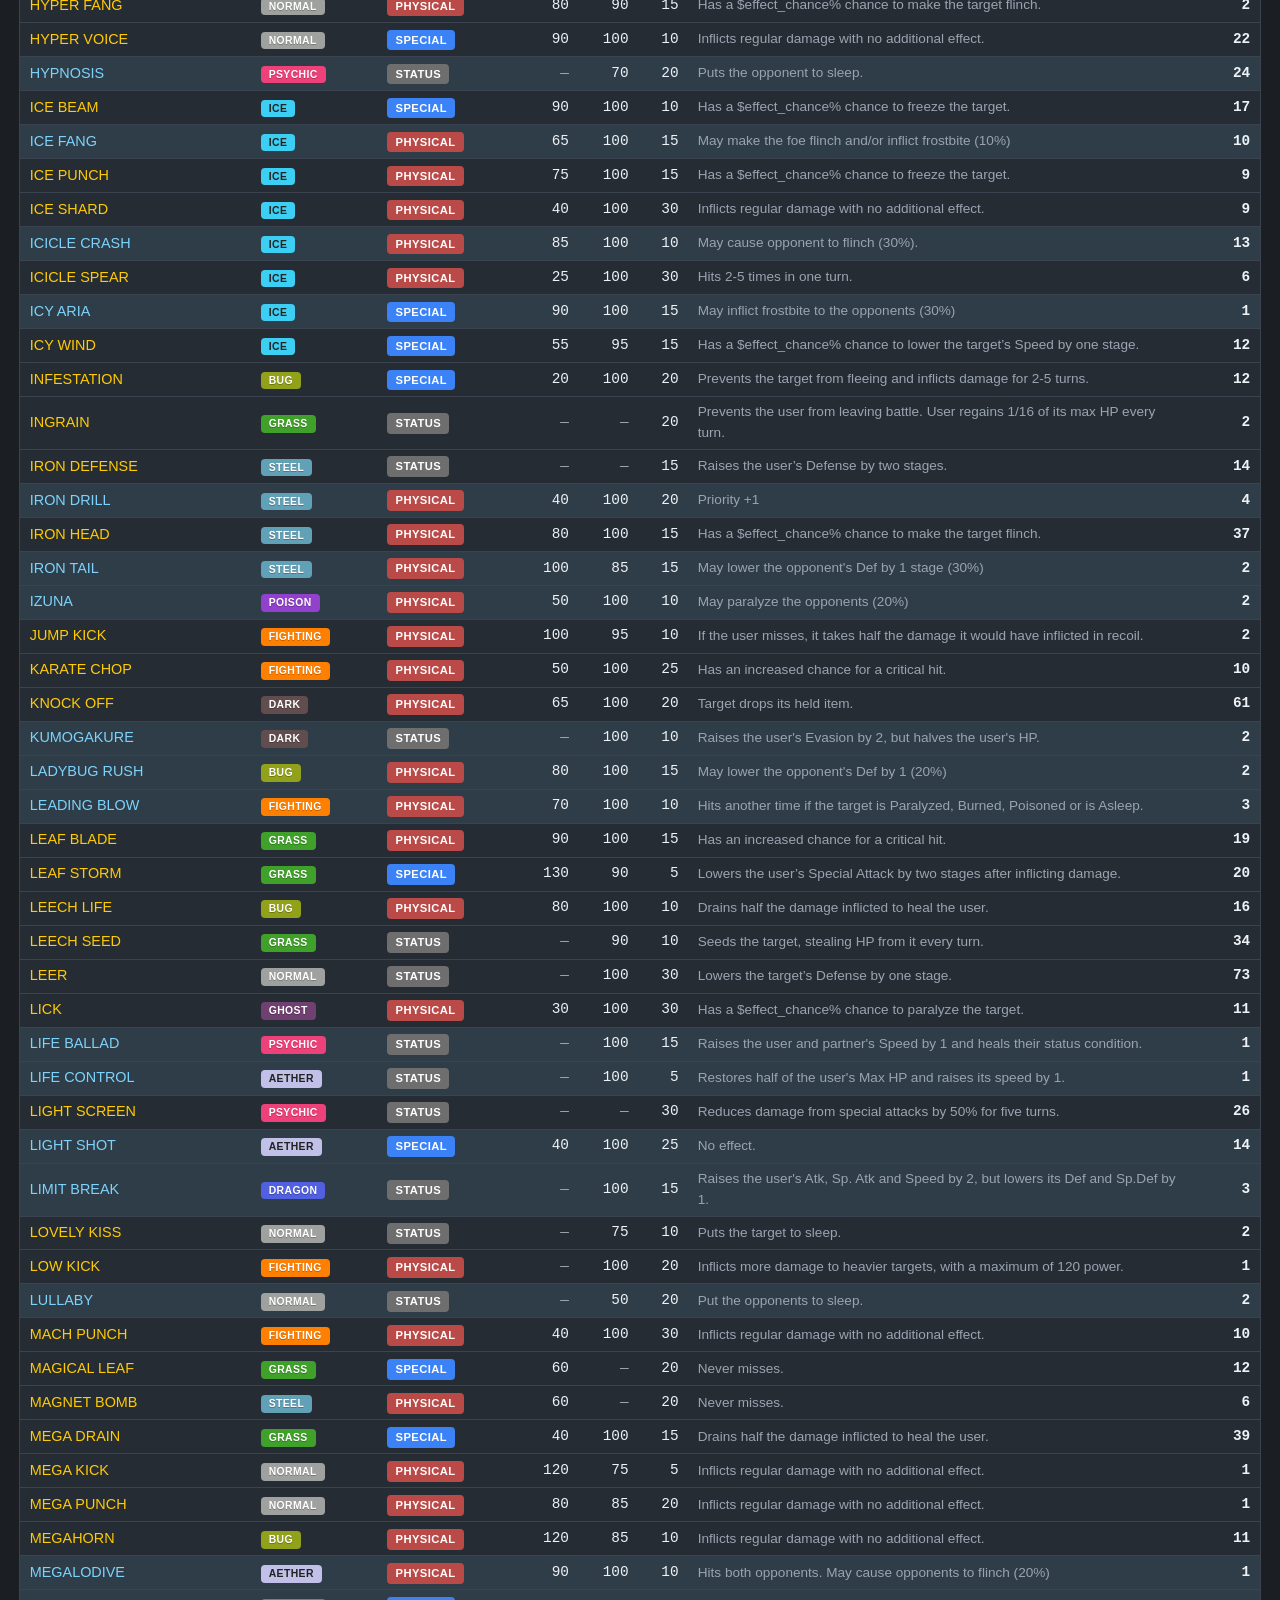
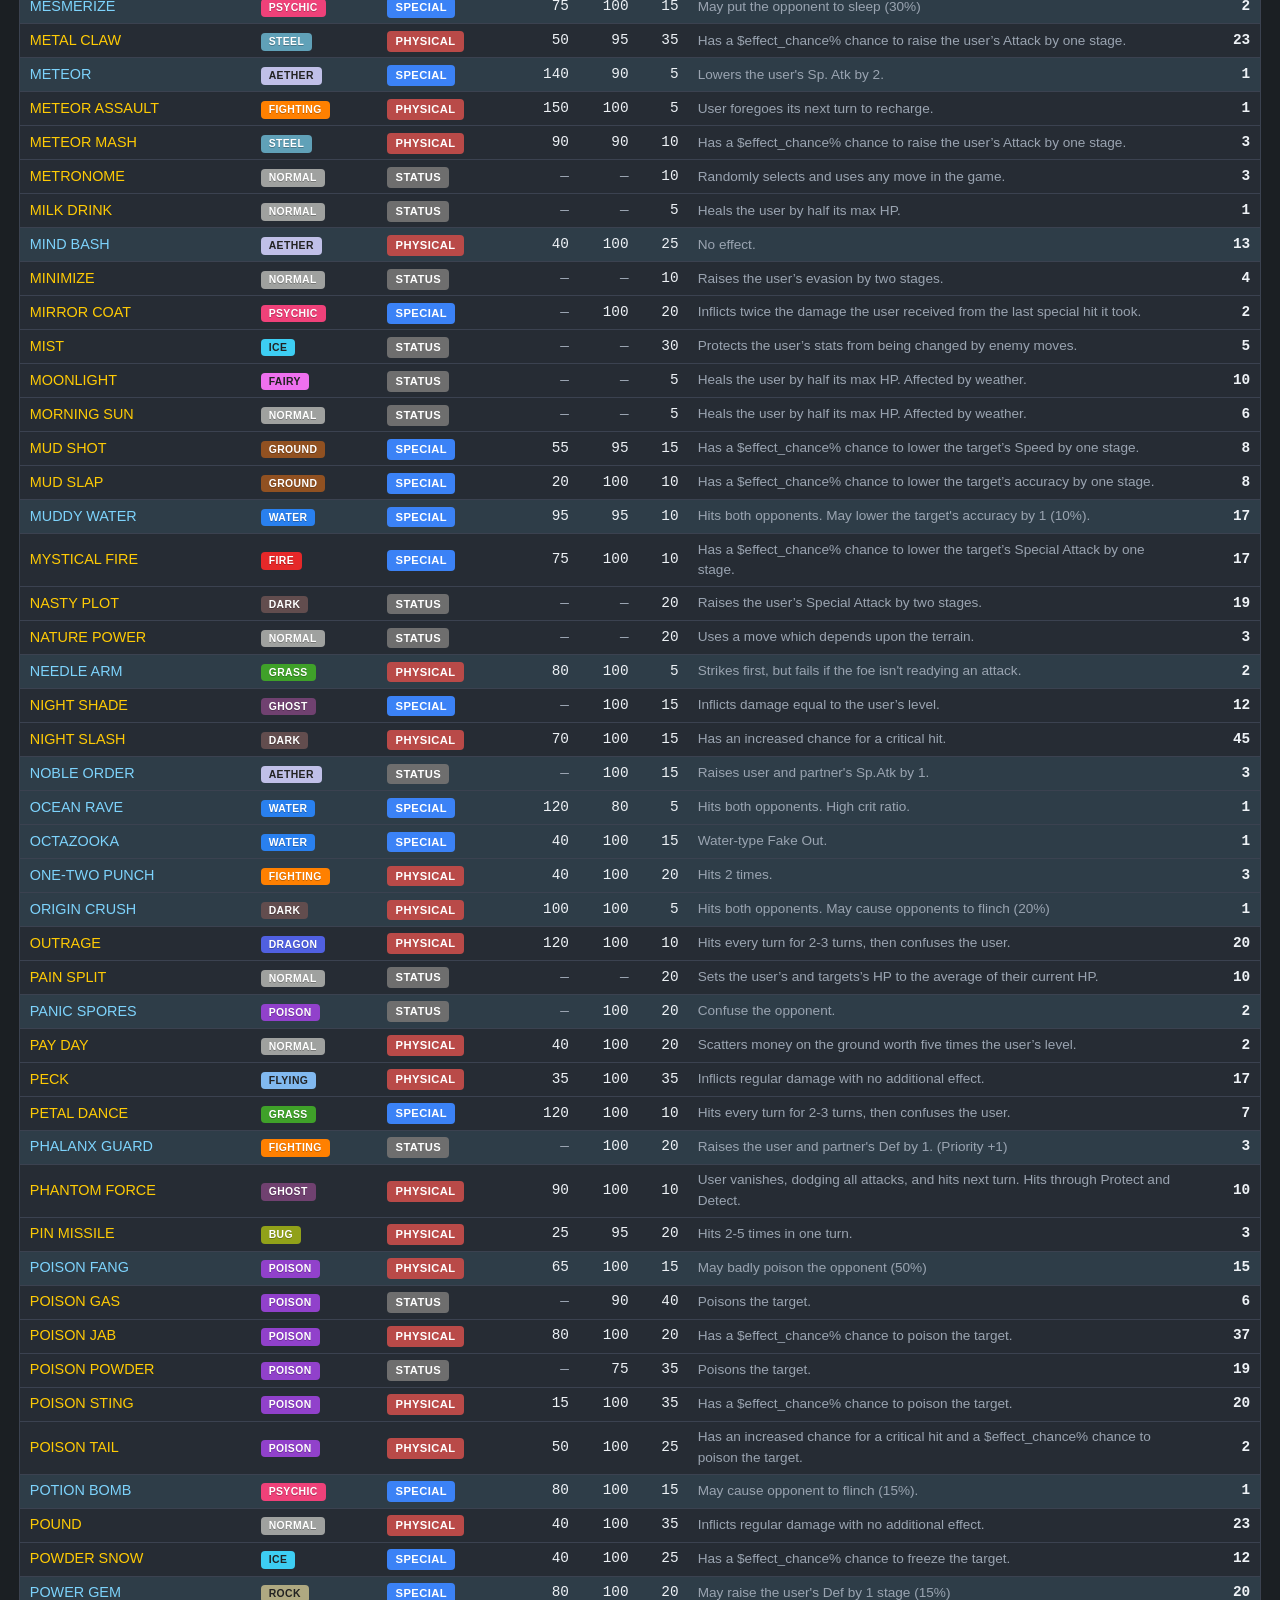
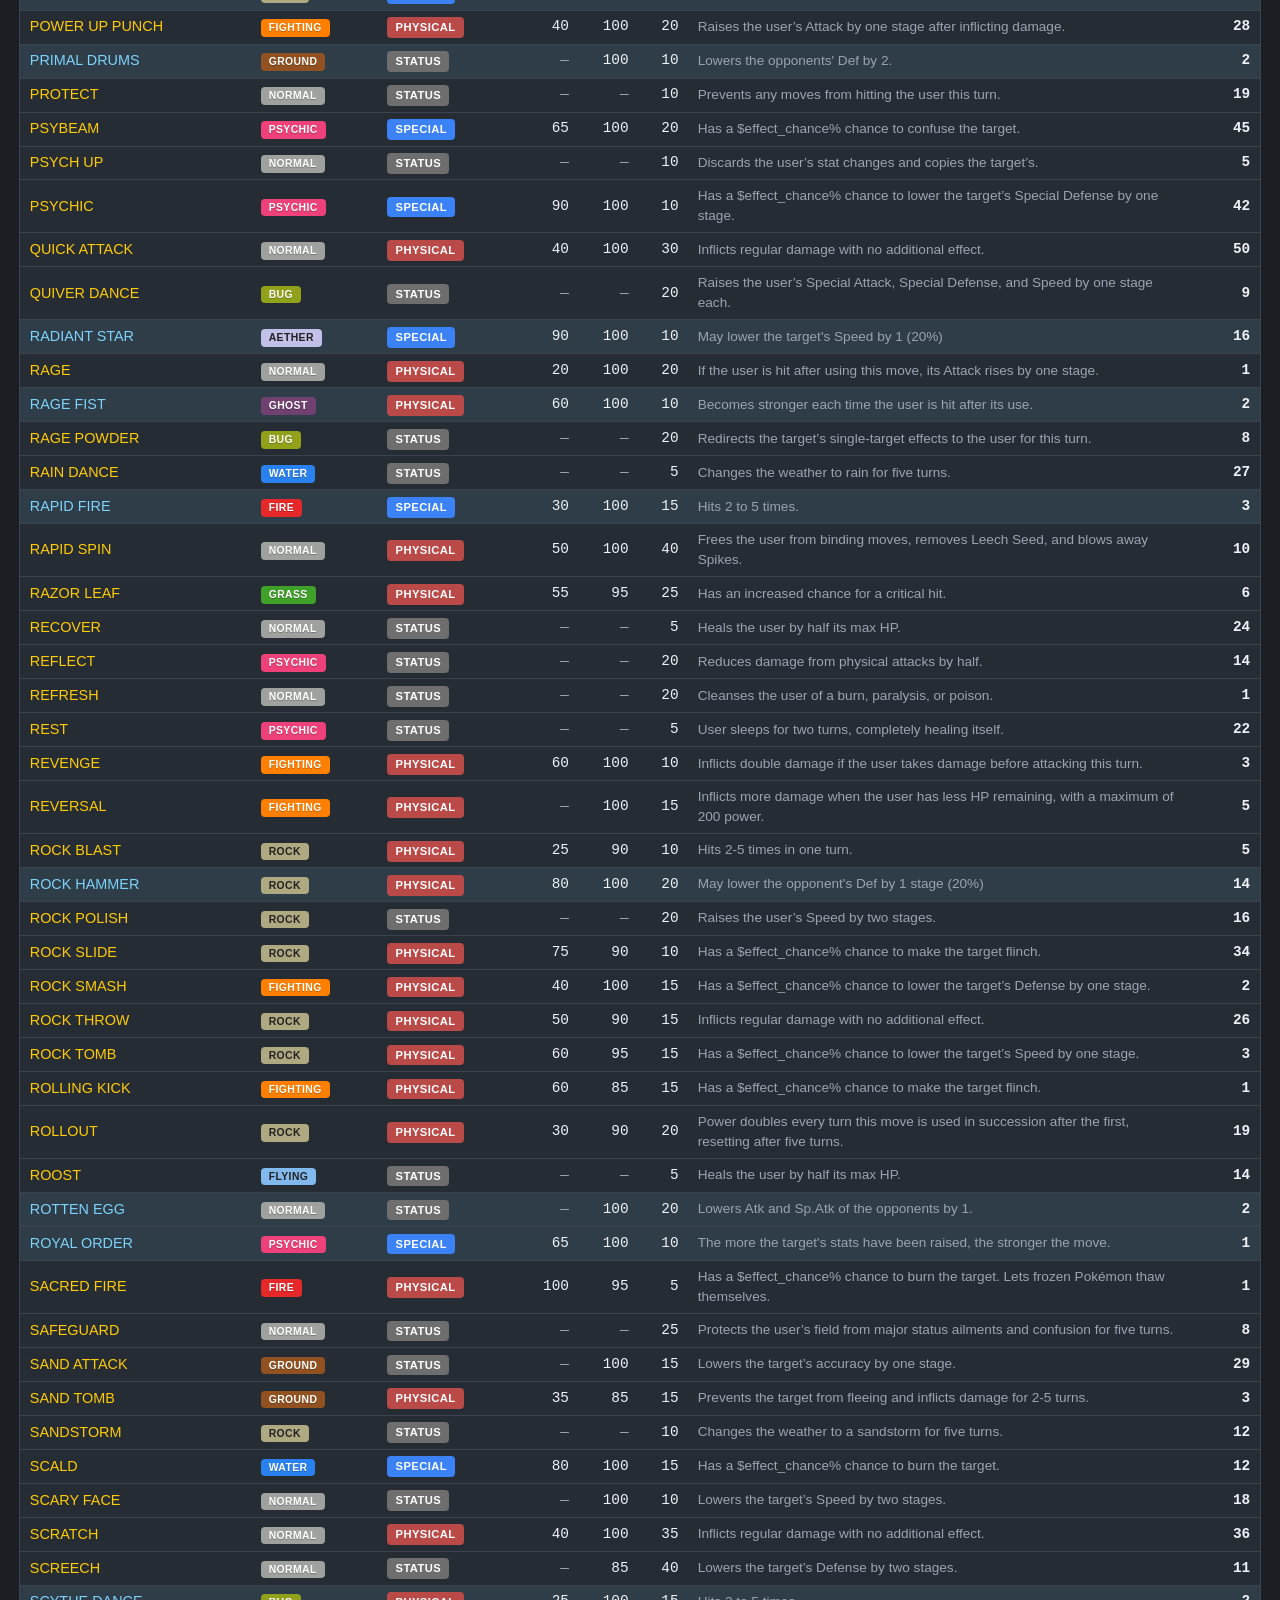
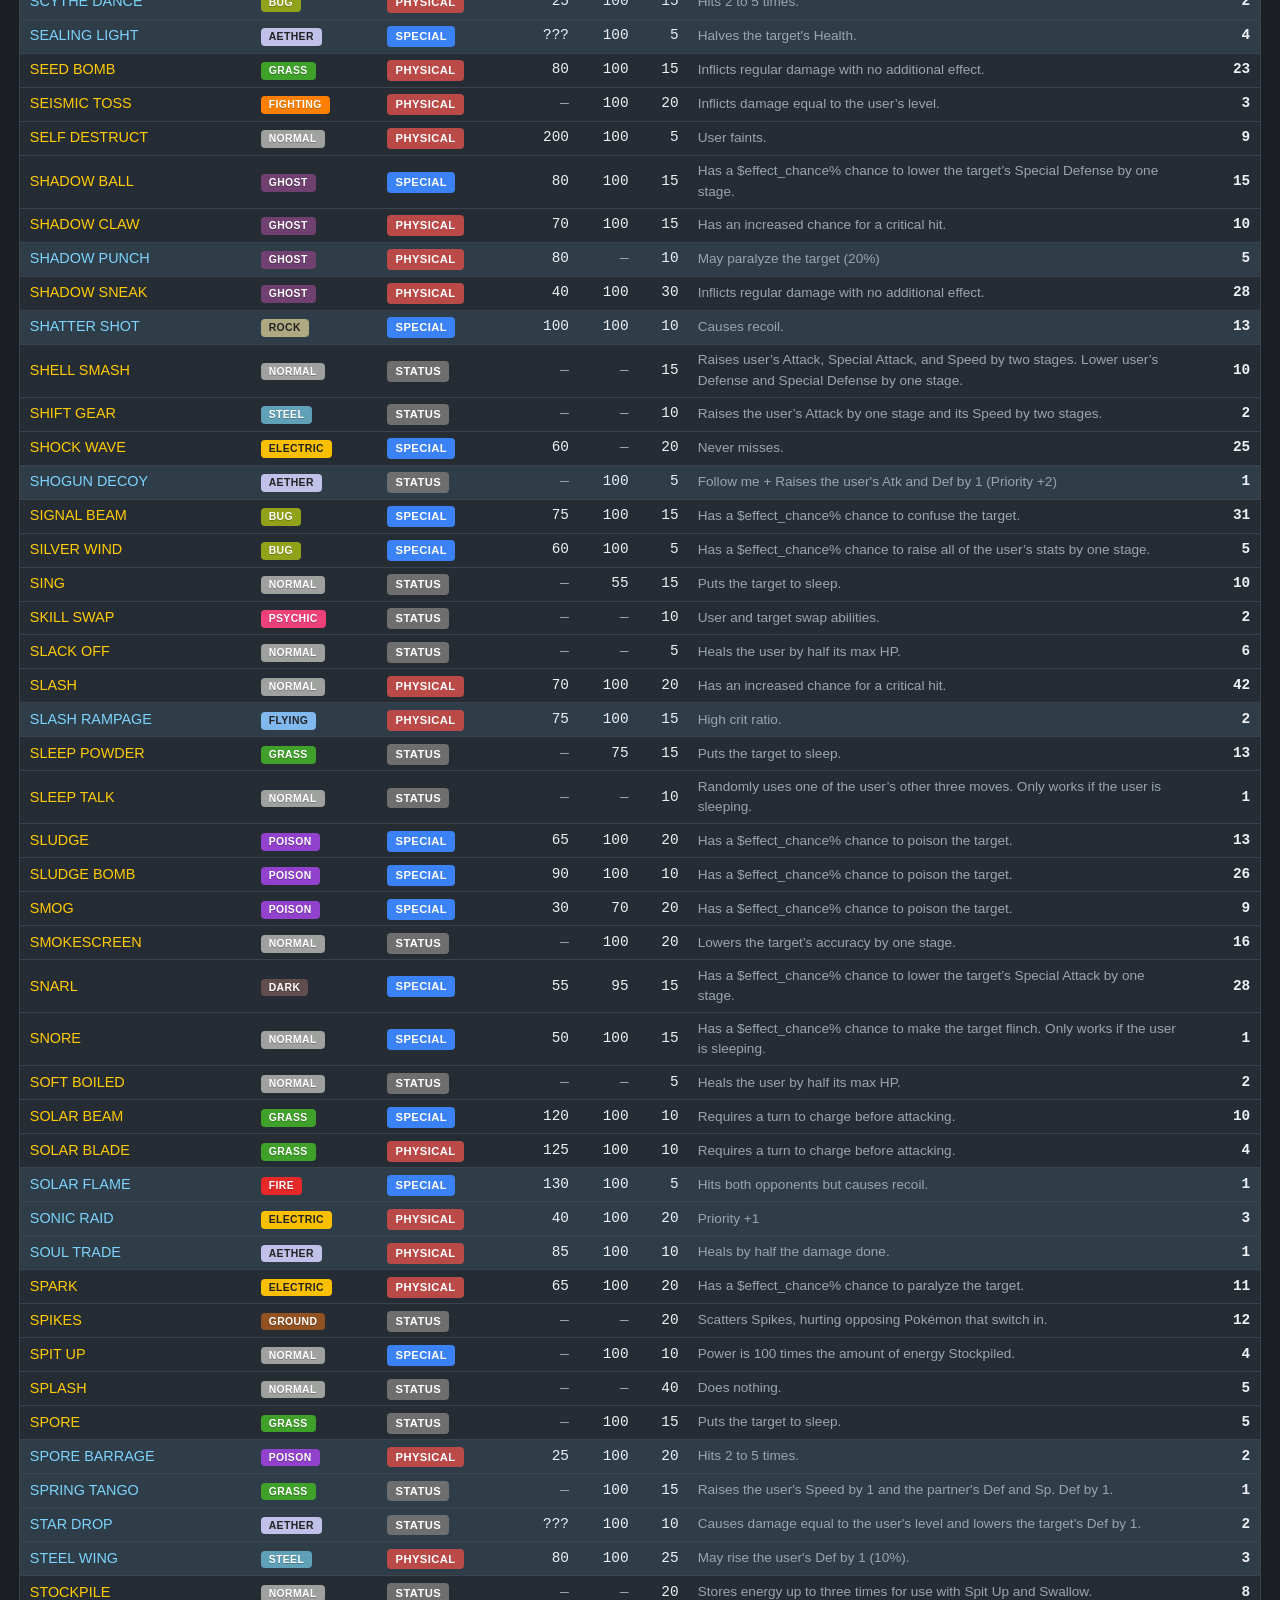
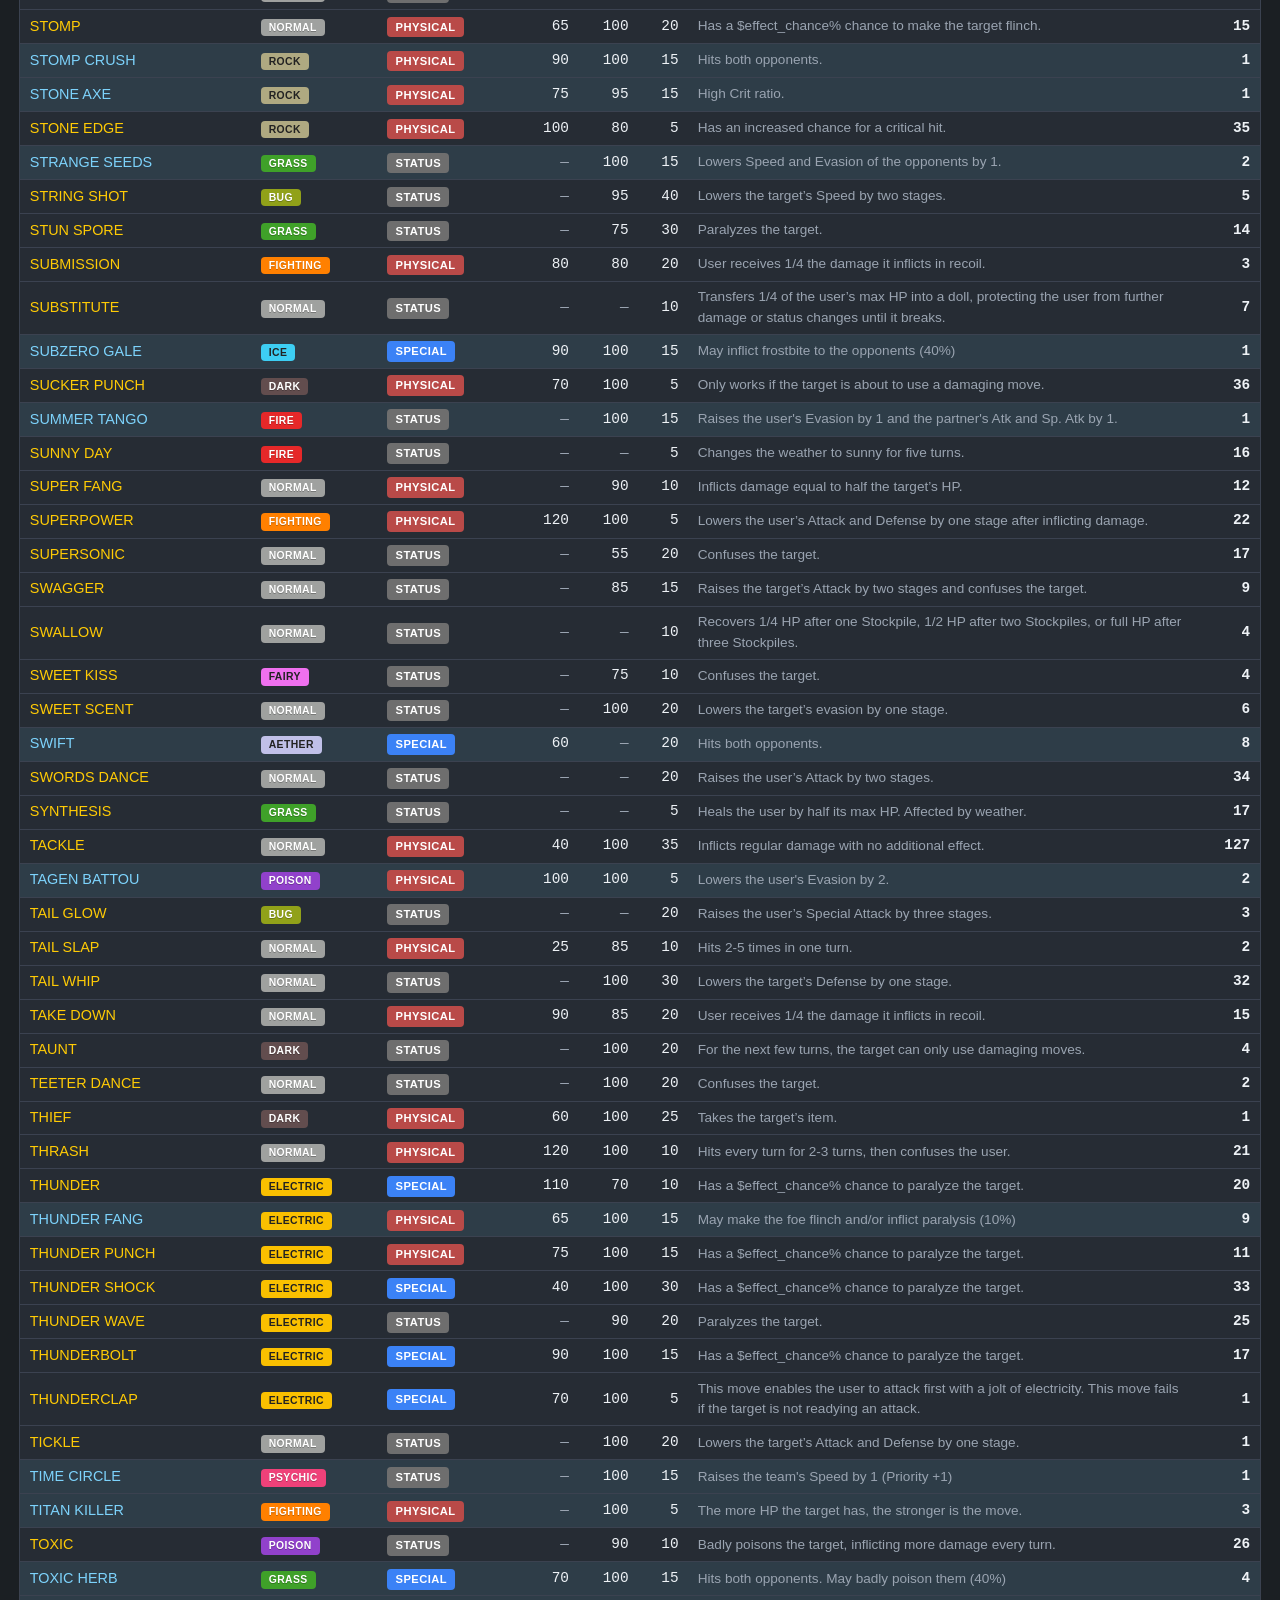
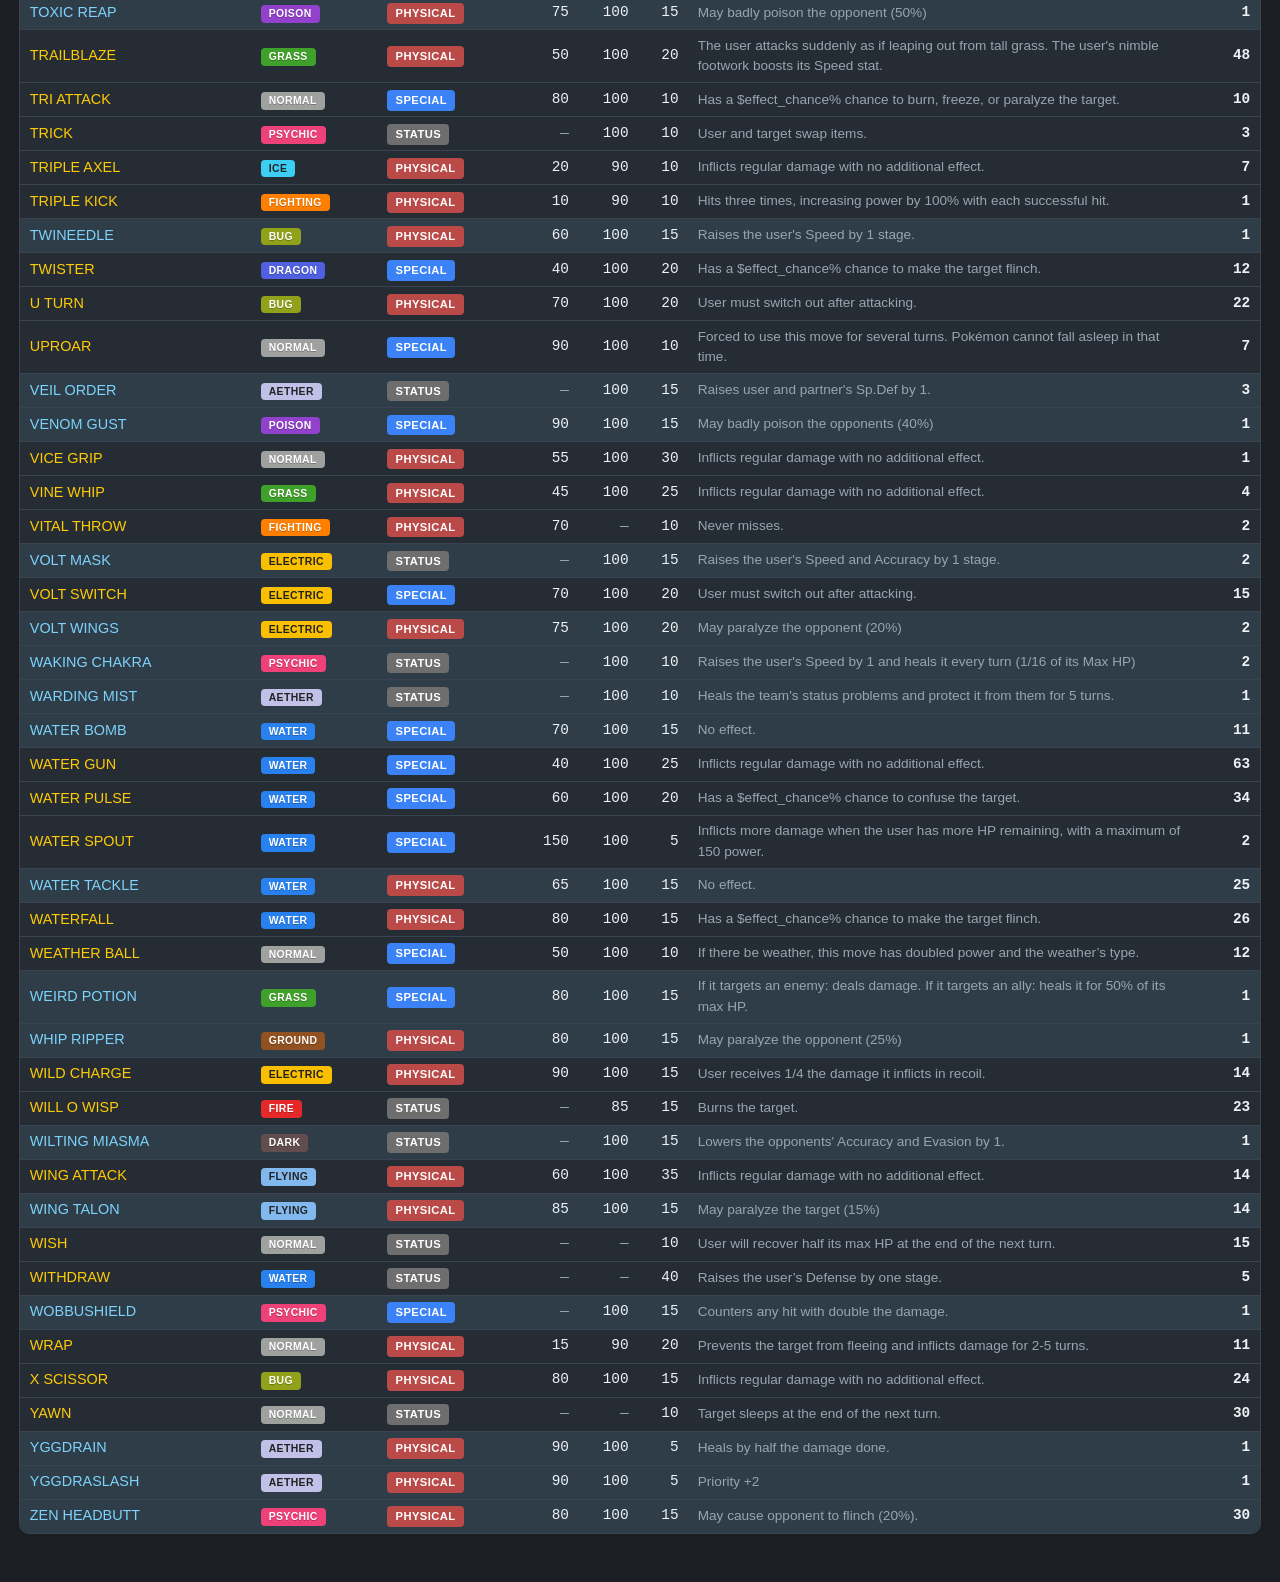
<file: site/moves.html>
<!doctype html>
<html lang="en">
<head>
<meta charset="utf-8">
<title>Moves — Pokémon Odyssey Pokédex</title>
<meta name="viewport" content="width=device-width, initial-scale=1">
<link rel="stylesheet" href="assets/style.css">
</head>
<body>

<header class="site-header">
  <span class="logo">Pokémon Odyssey</span>
  <span class="sub">Pokédex · v4.1.1</span>
  <nav>
    <a href="index.html">Home</a>
    <a href="pokedex.html">Pokédex</a>
    <a href="moves.html" class="active">Moves</a>
    <a href="abilities.html">Abilities</a>
    <a href="items.html">Items</a>
    <a href="type-chart.html">Type Chart</a>
    <a href="team-builder.html">Team Builder</a>
  </nav>
</header>

<main class="wrap">
  <h1>Moves</h1>
  <p class="disclaimer" id="meta-line">Loading…</p>

  <div class="filters">
    <input id="search" class="search" placeholder="Search by name or effect…" type="search" autocomplete="off">
    <select id="type-filter" class="select">
      <option value="">All types</option>
    </select>
    <select id="cat-filter" class="select">
      <option value="">All categories</option>
      <option value="Physical">Physical</option>
      <option value="Special">Special</option>
      <option value="Status">Status</option>
    </select>
    <select id="kind-filter" class="select">
      <option value="">All sources</option>
      <option value="custom">Custom only (new + reworked)</option>
      <option value="new">New (Odyssey-original)</option>
      <option value="aether">Aether-type</option>
      <option value="reworked">Reworked vanilla</option>
      <option value="baseline">Baseline (vanilla)</option>
    </select>
    <select id="sort" class="select">
      <option value="name">Sort: Name (A→Z)</option>
      <option value="power-desc">Sort: Power (high→low)</option>
      <option value="users-desc">Sort: Most users</option>
    </select>
  </div>

  <div class="dex-table-wrap">
    <table class="dex-table moves-table">
      <thead>
        <tr>
          <th data-sort-key="name">Move</th>
          <th data-sort-key="type">Type</th>
          <th data-sort-key="category">Cat.</th>
          <th data-sort-key="power"   class="num">Power</th>
          <th data-sort-key="accuracy" class="num">Acc.</th>
          <th data-sort-key="pp"      class="num">PP</th>
          <th>Effect</th>
          <th data-sort-key="users"   class="num">Users</th>
        </tr>
      </thead>
      <tbody id="moves-tbody"></tbody>
    </table>
  </div>
  <p class="empty-msg" id="empty" style="display:none">No moves match your filters.</p>
</main>

<script src="assets/types.js"></script>
<script src="assets/moves-list.js"></script>
</body>
</html>
</file>
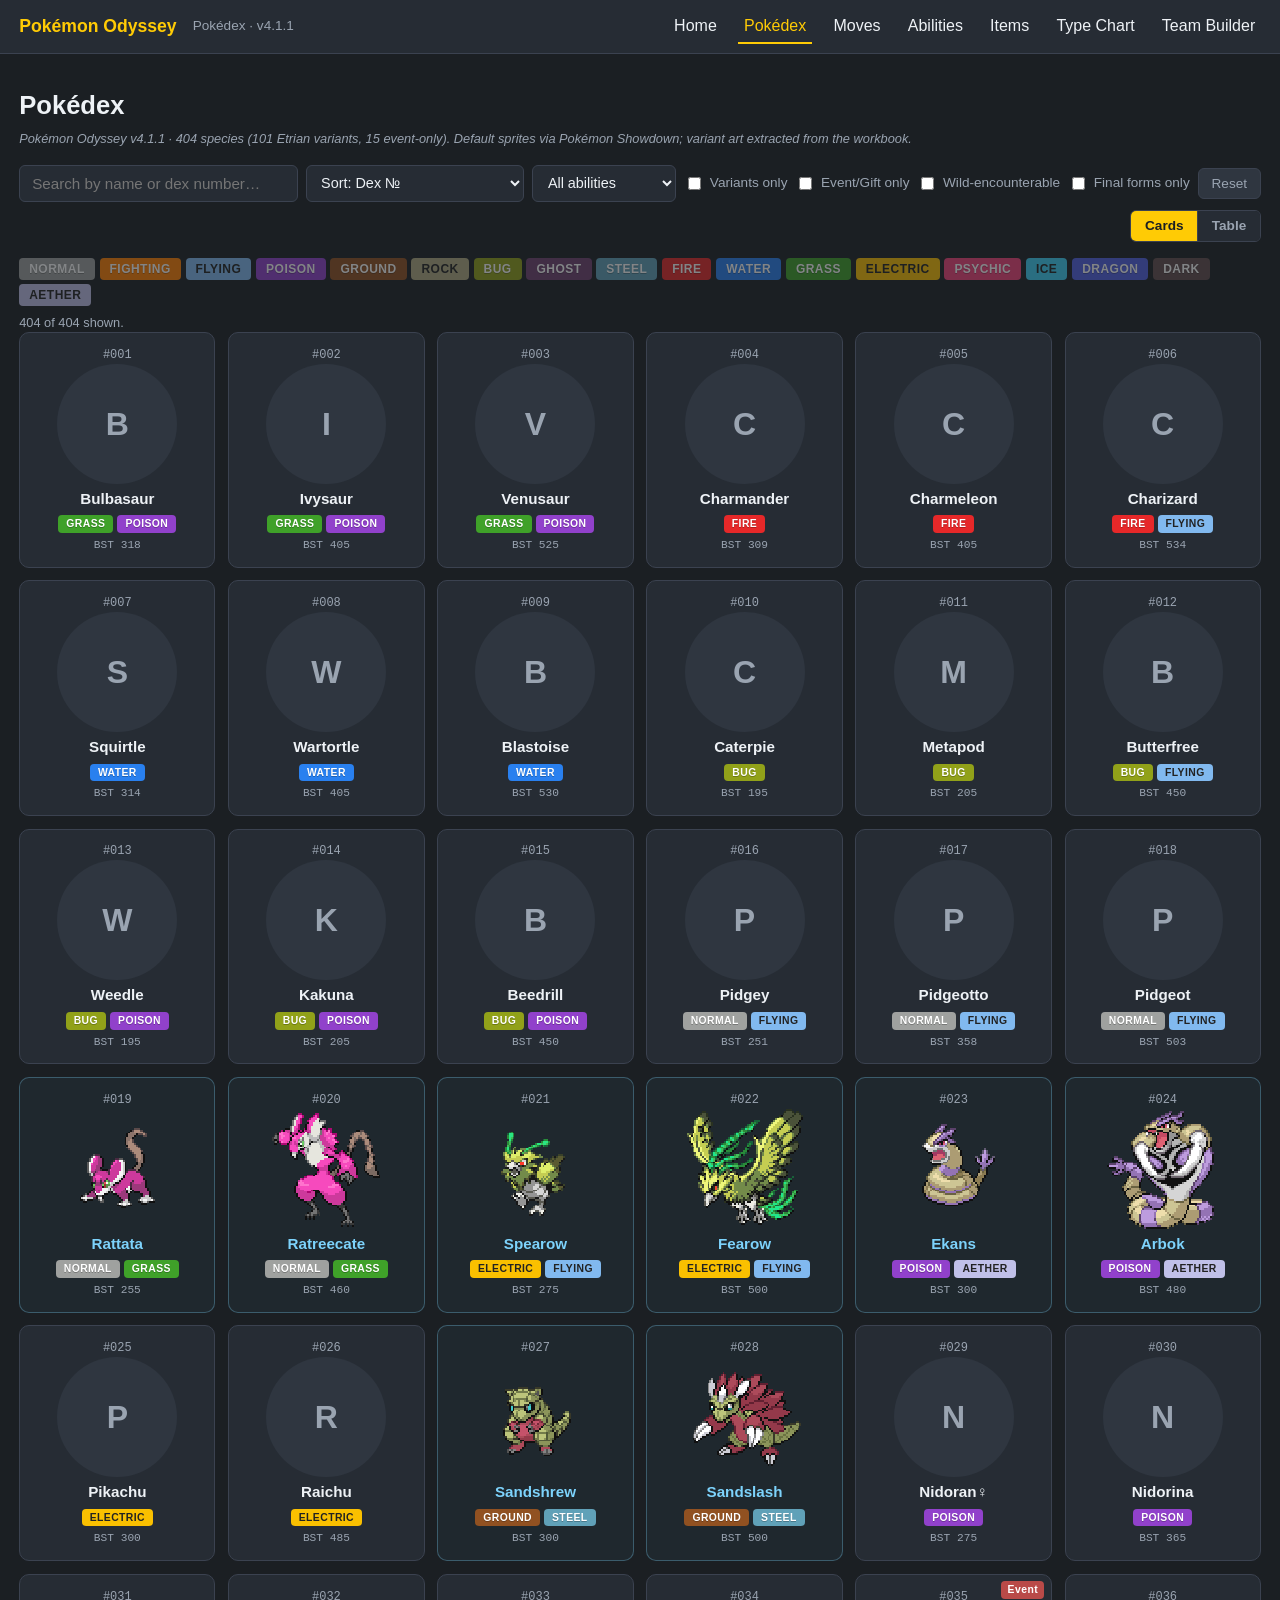
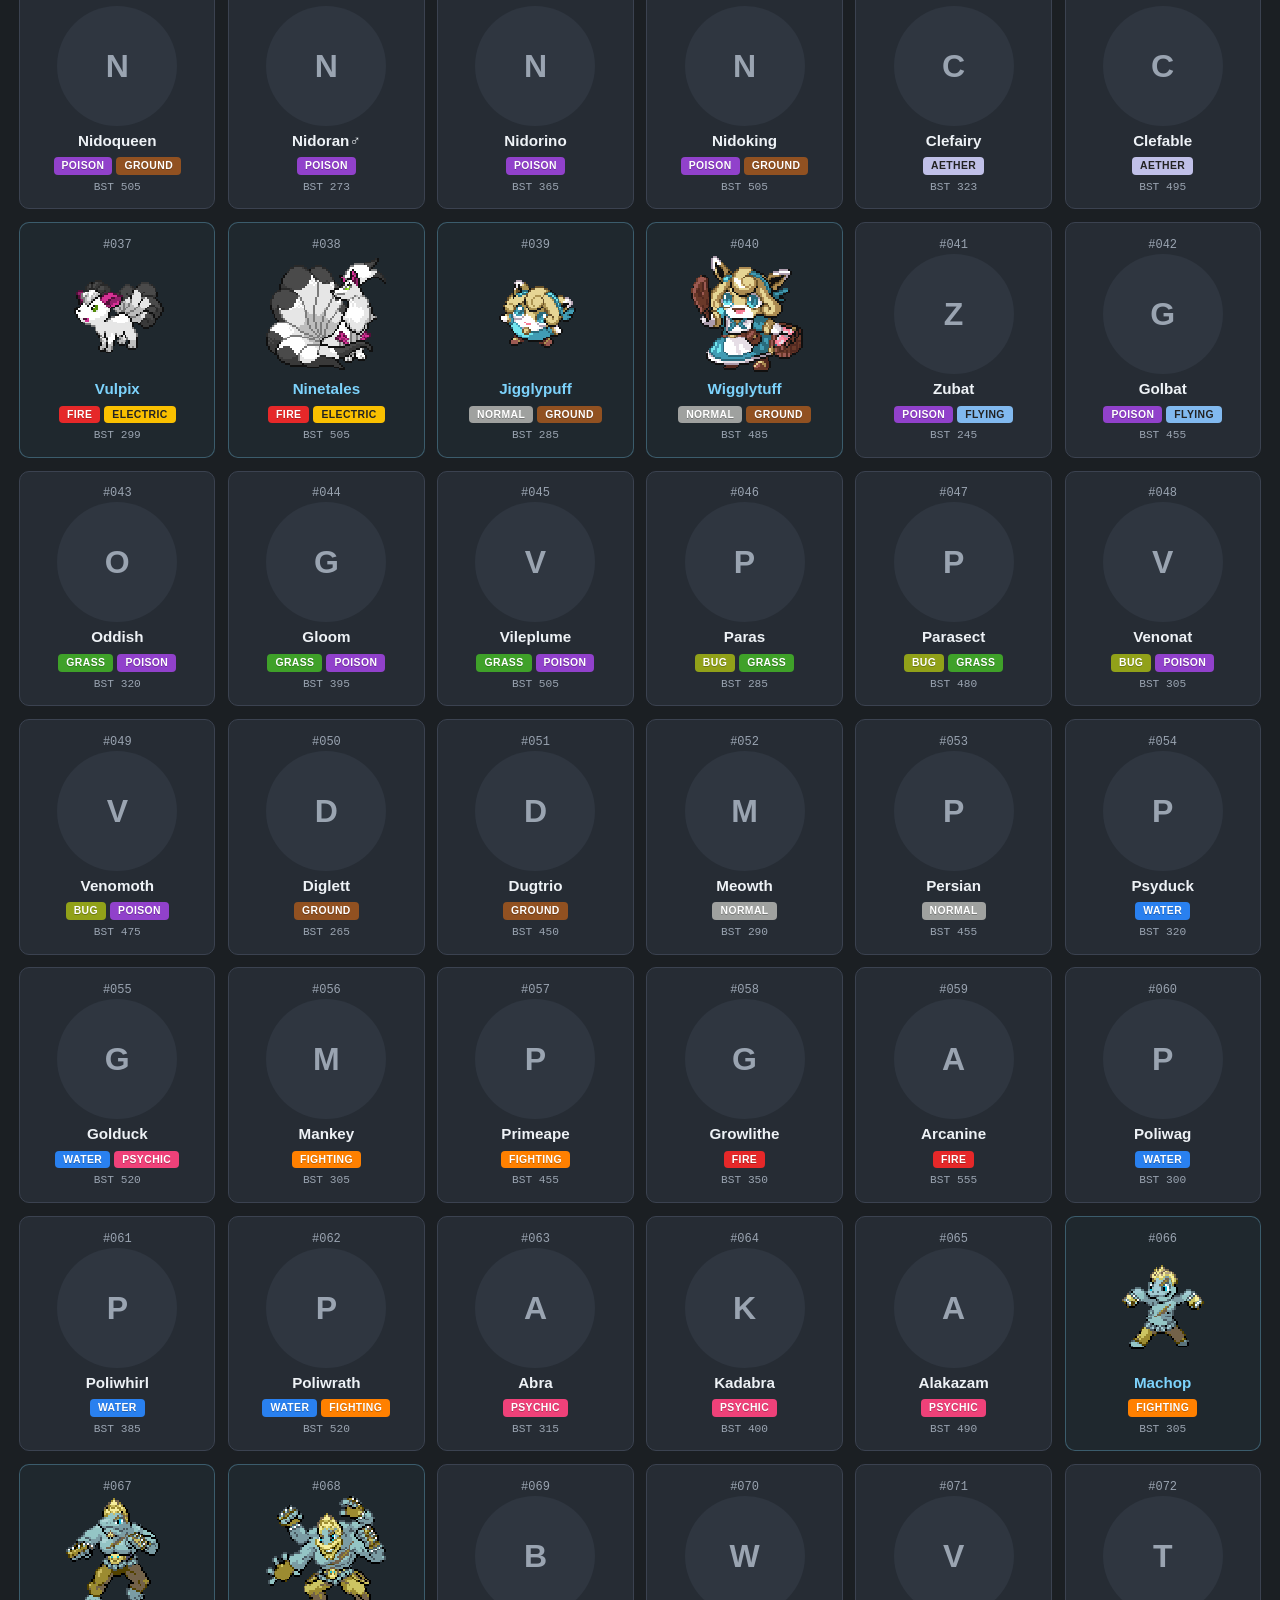
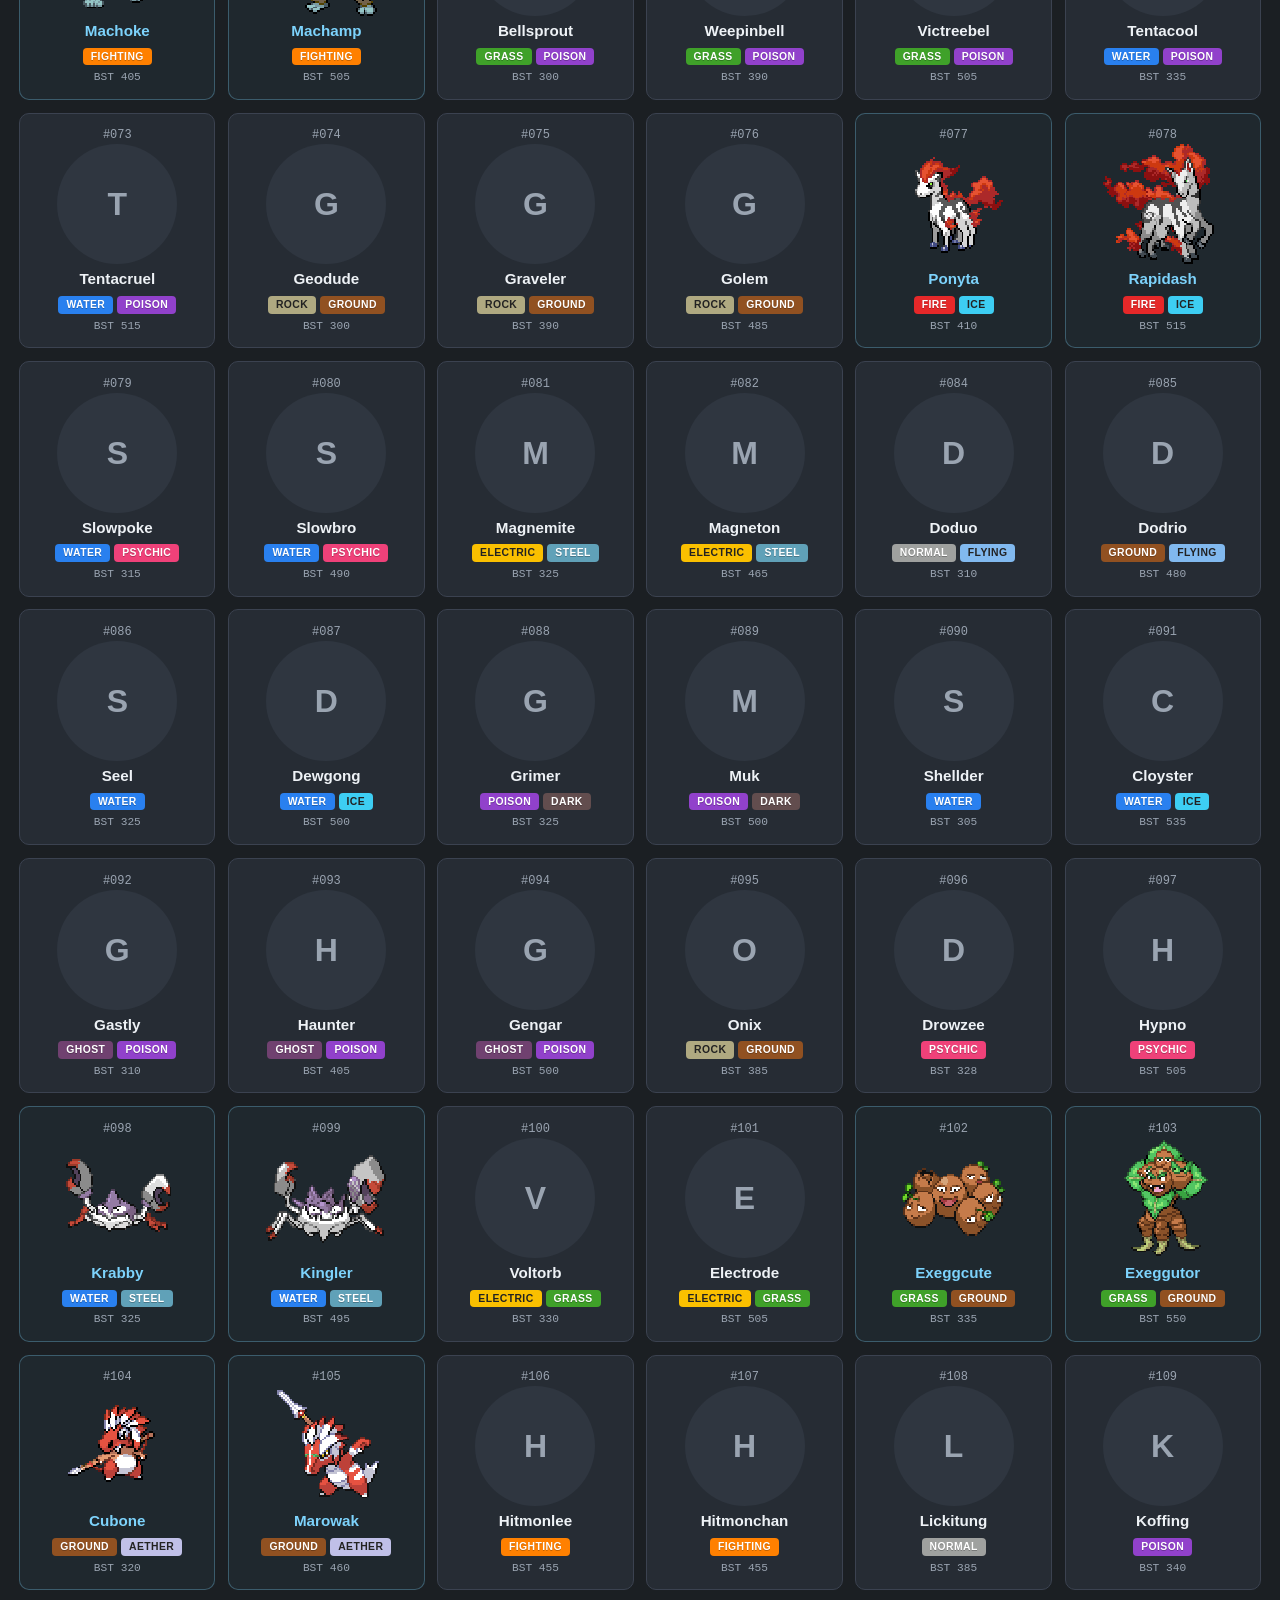
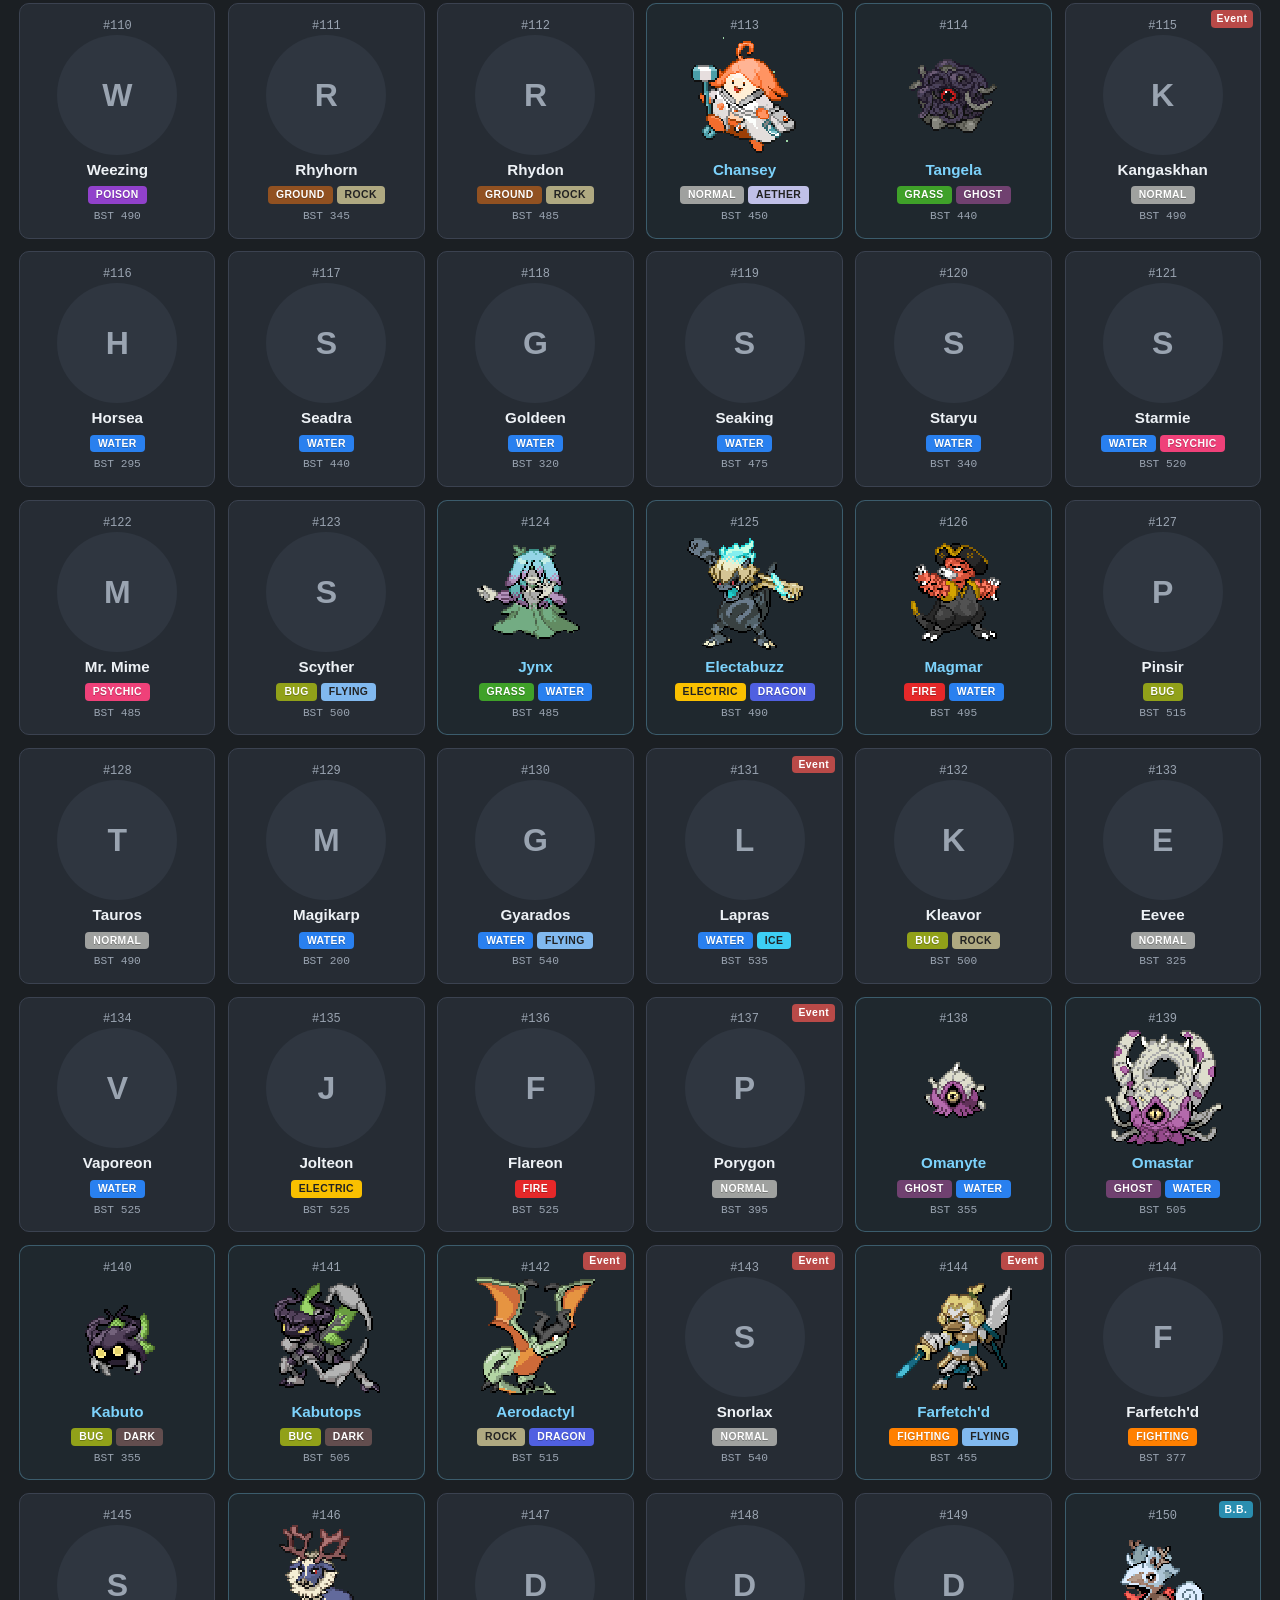
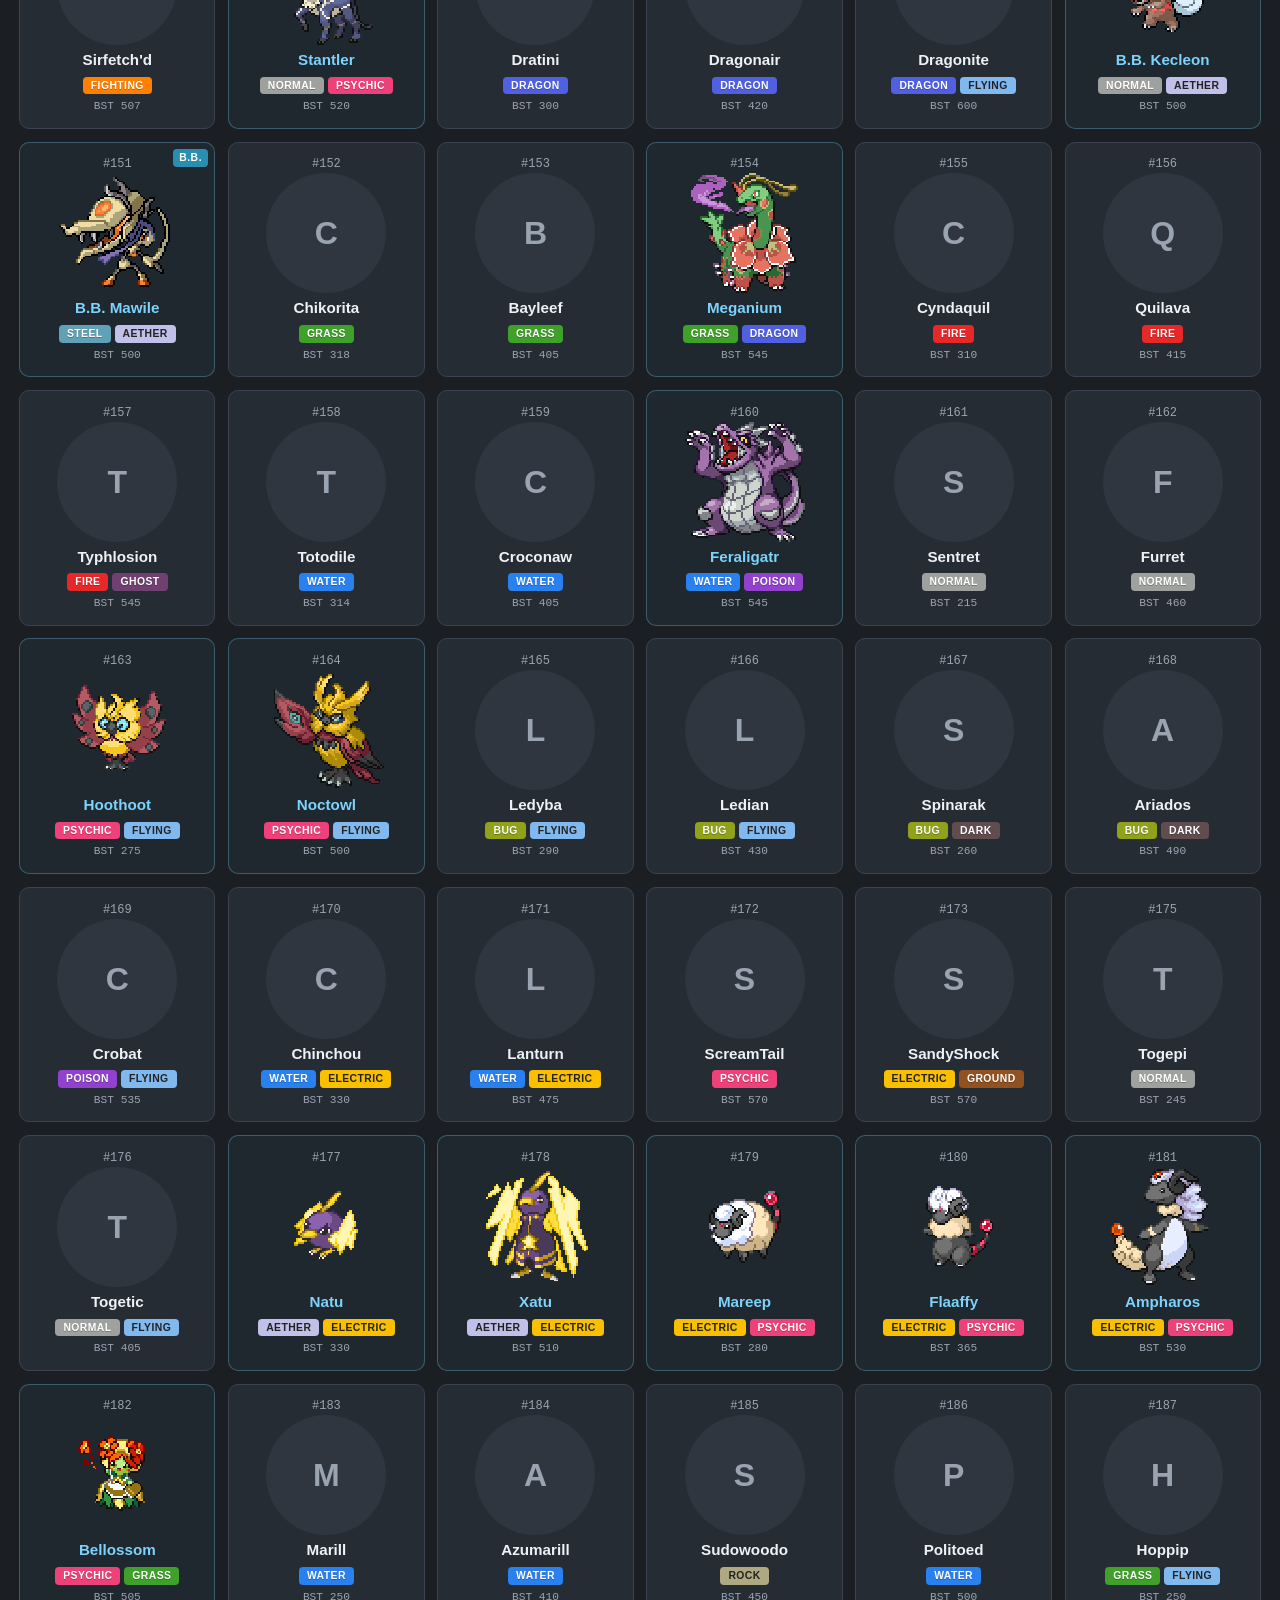
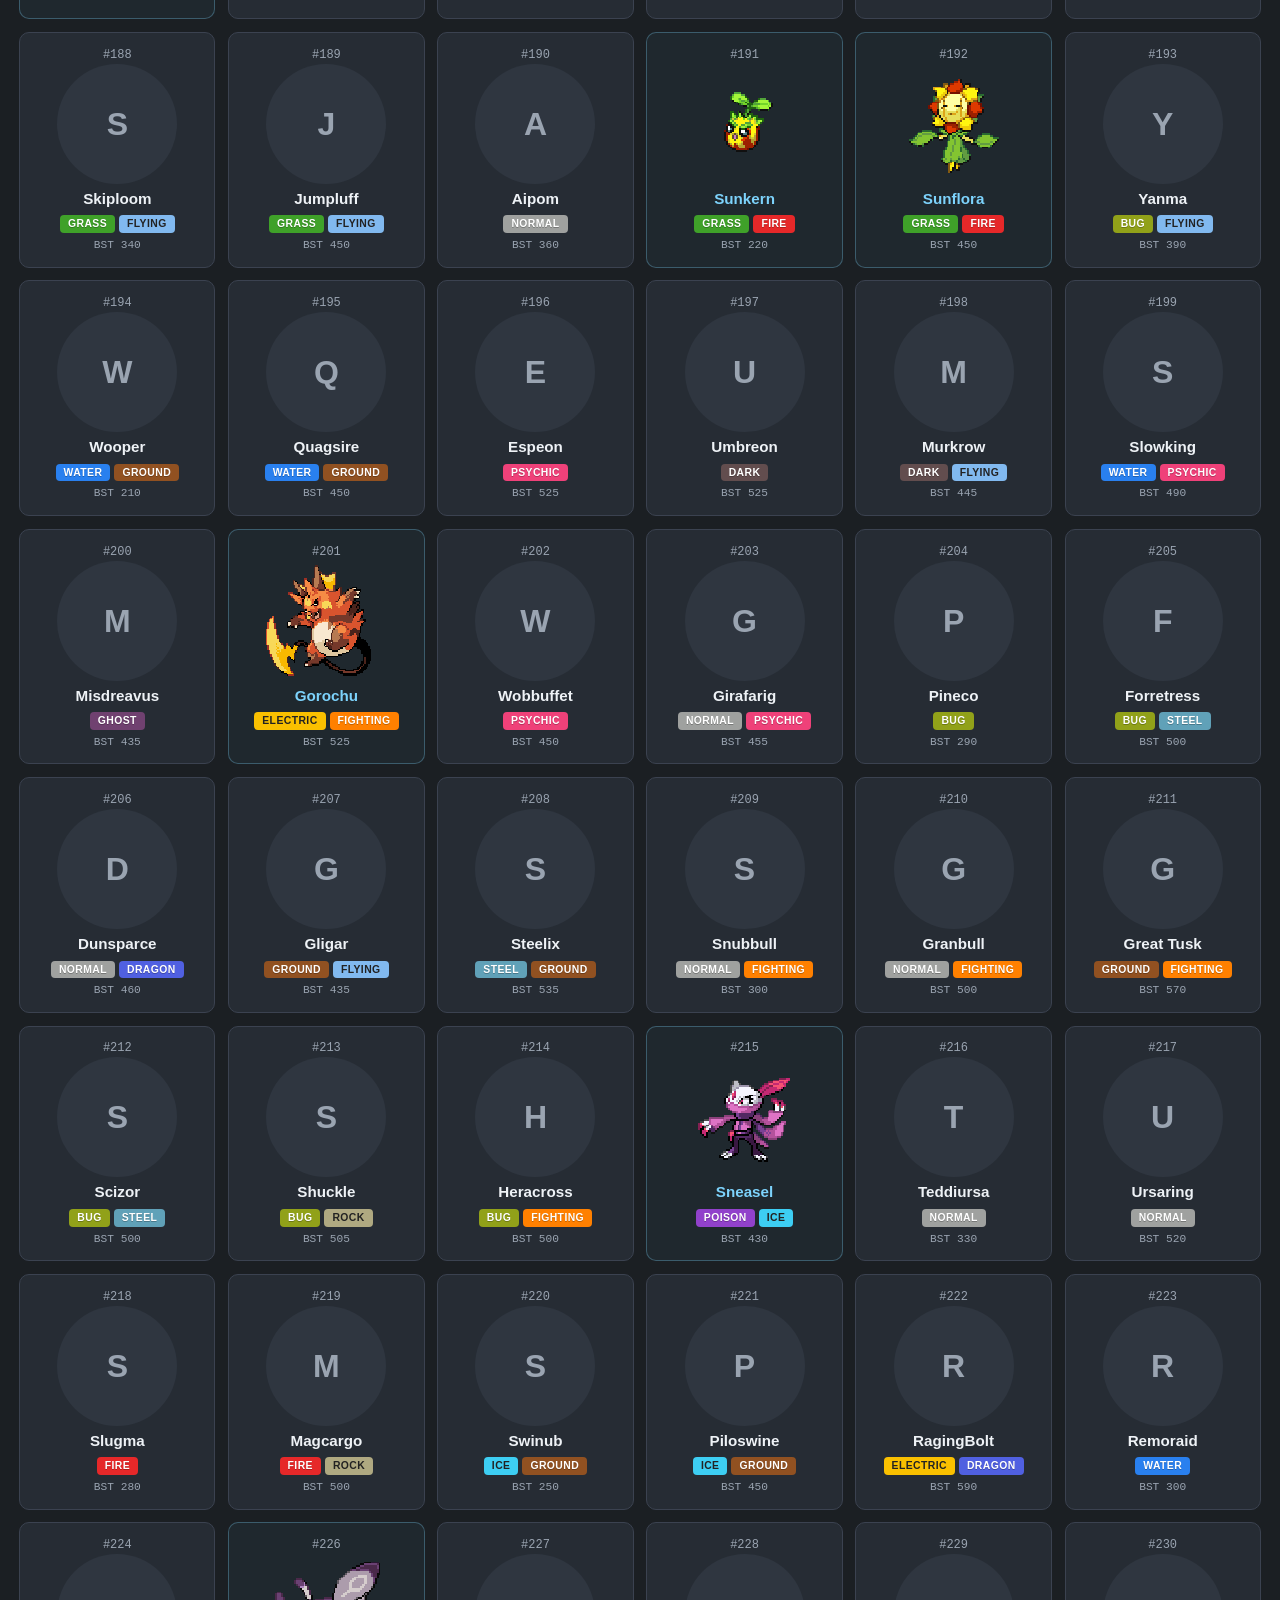
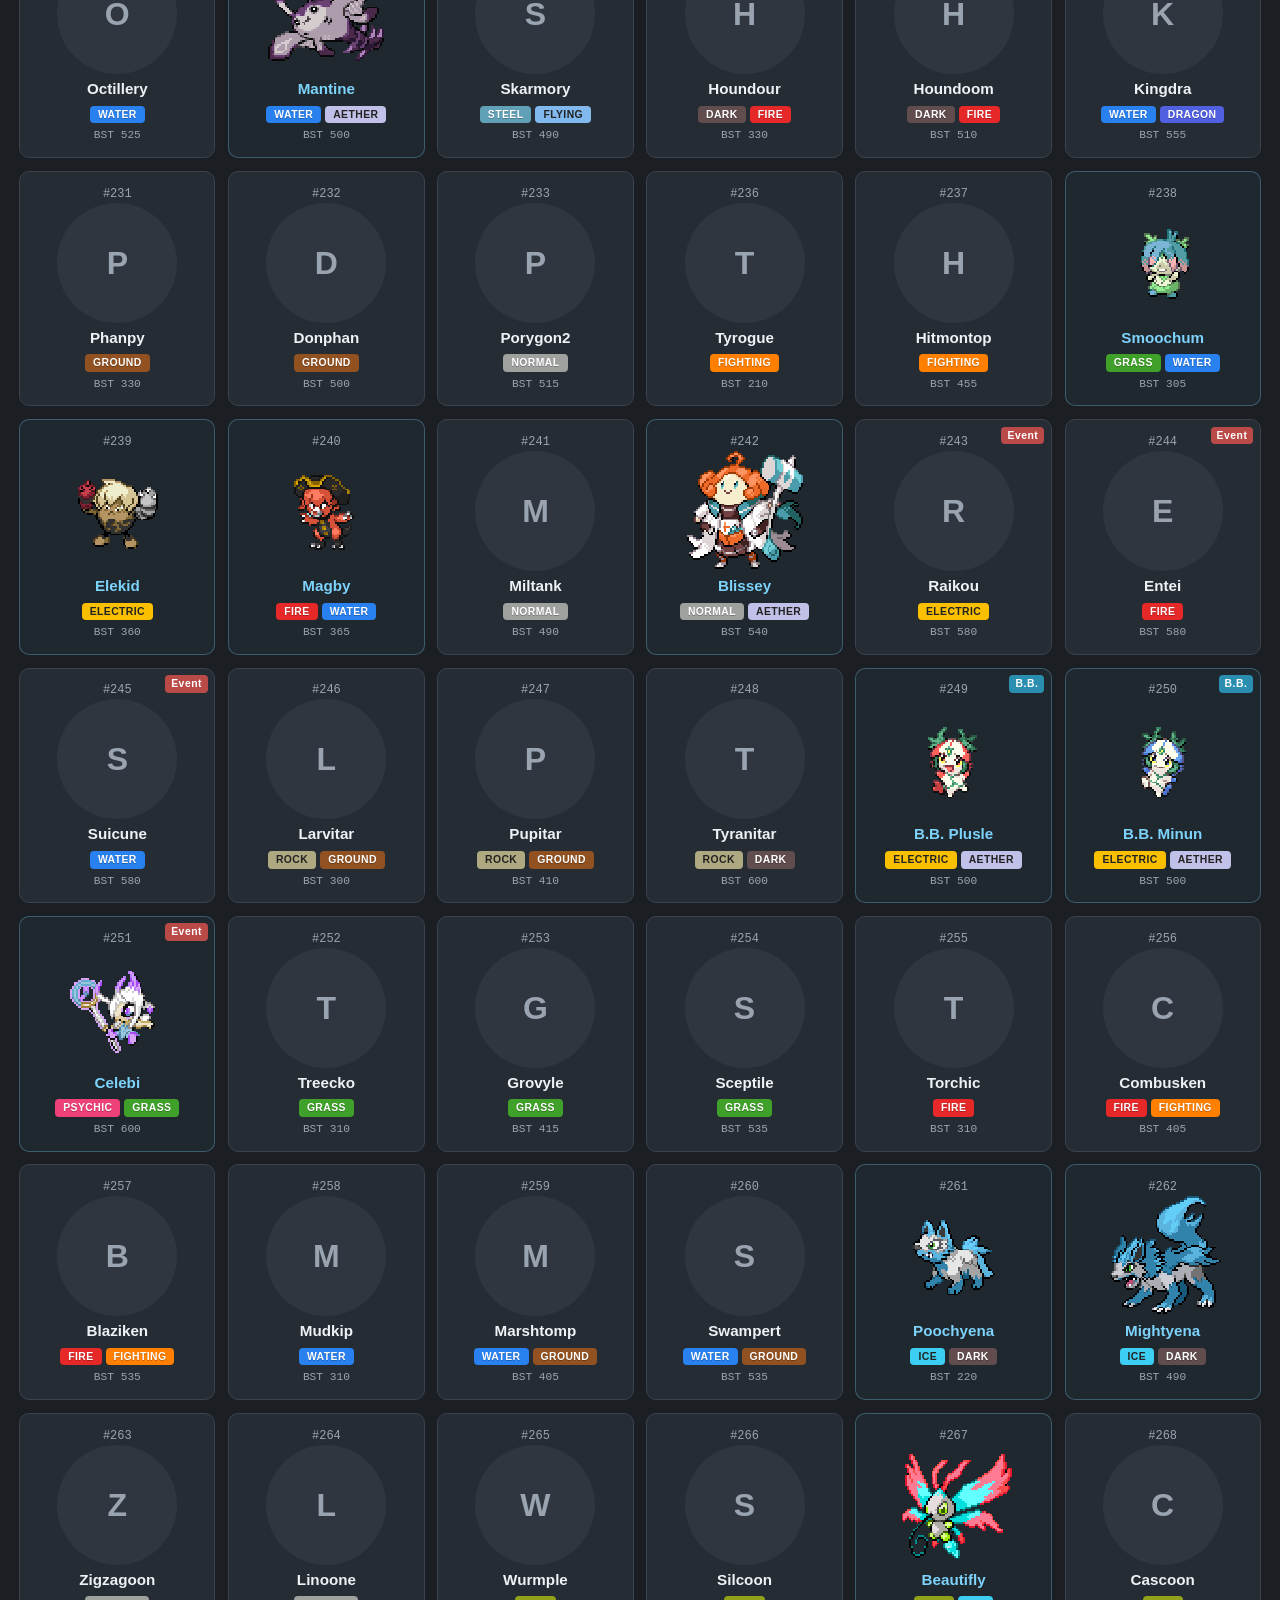
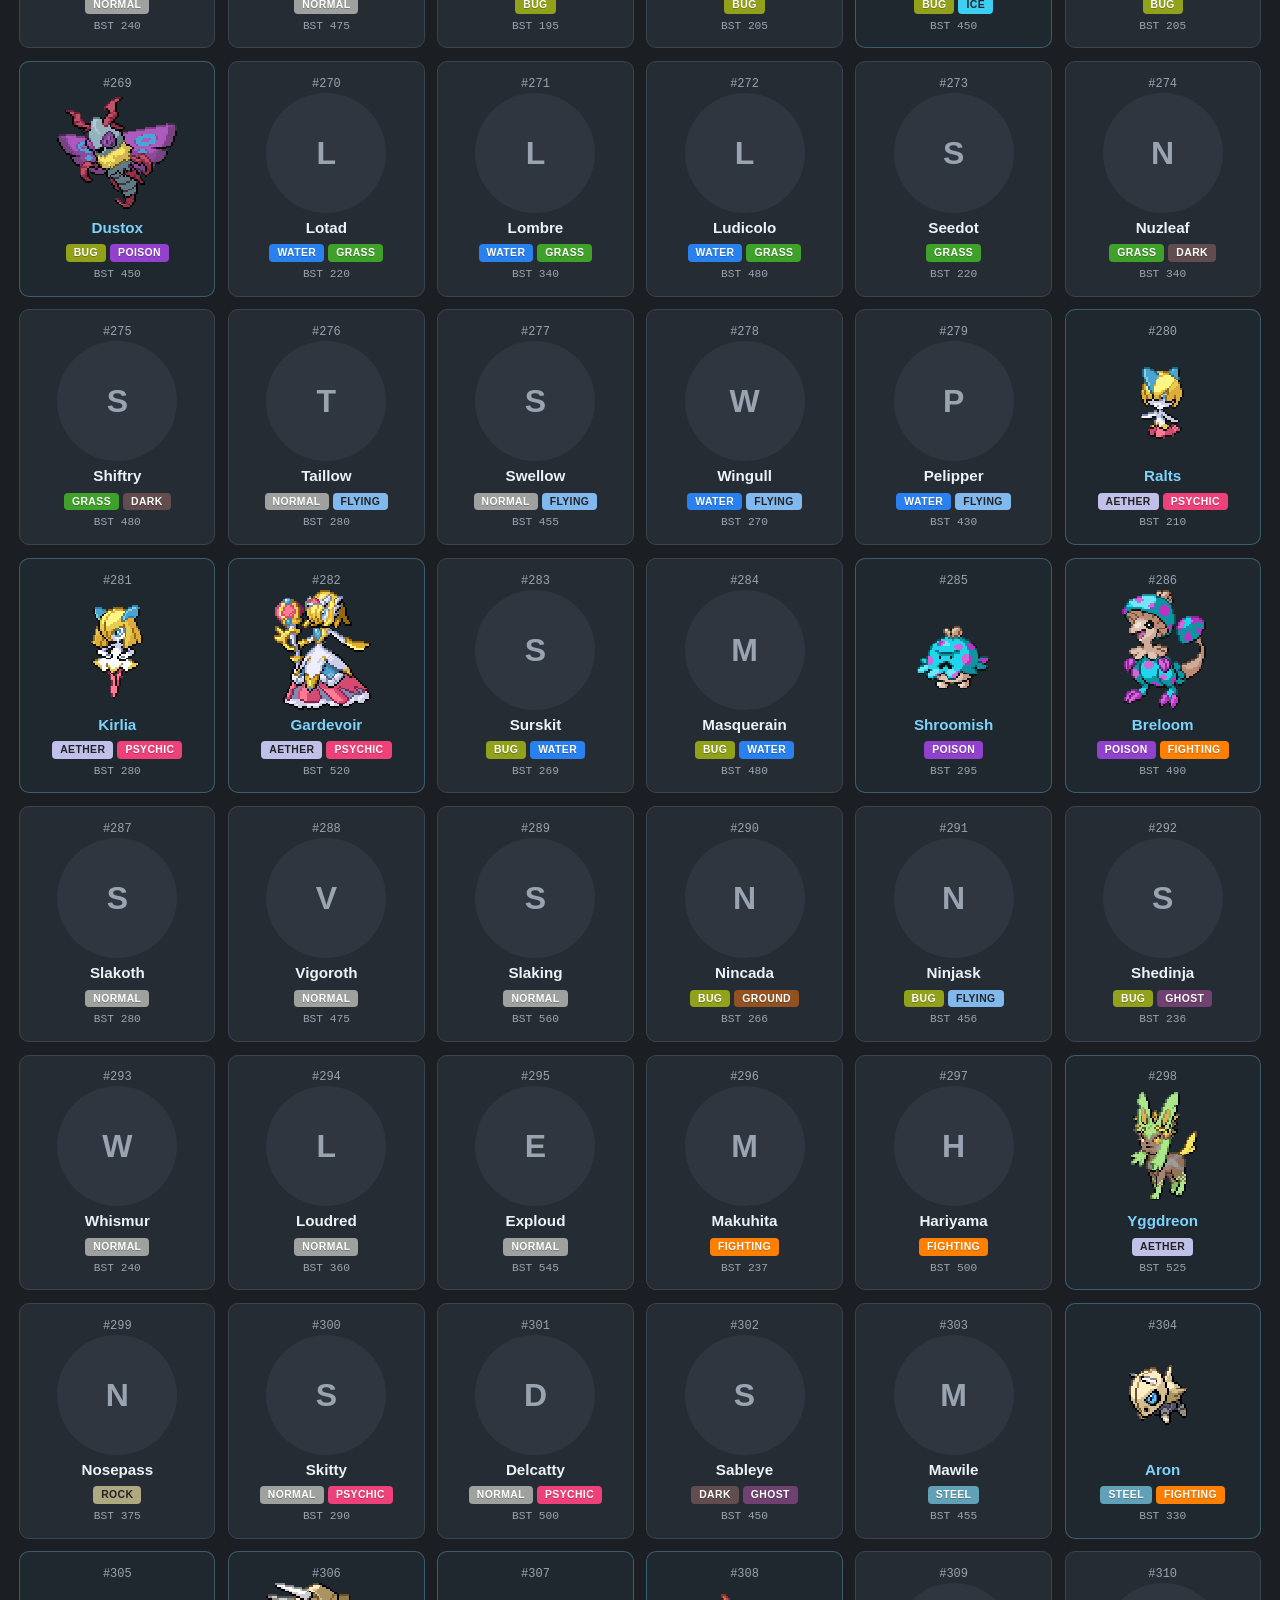
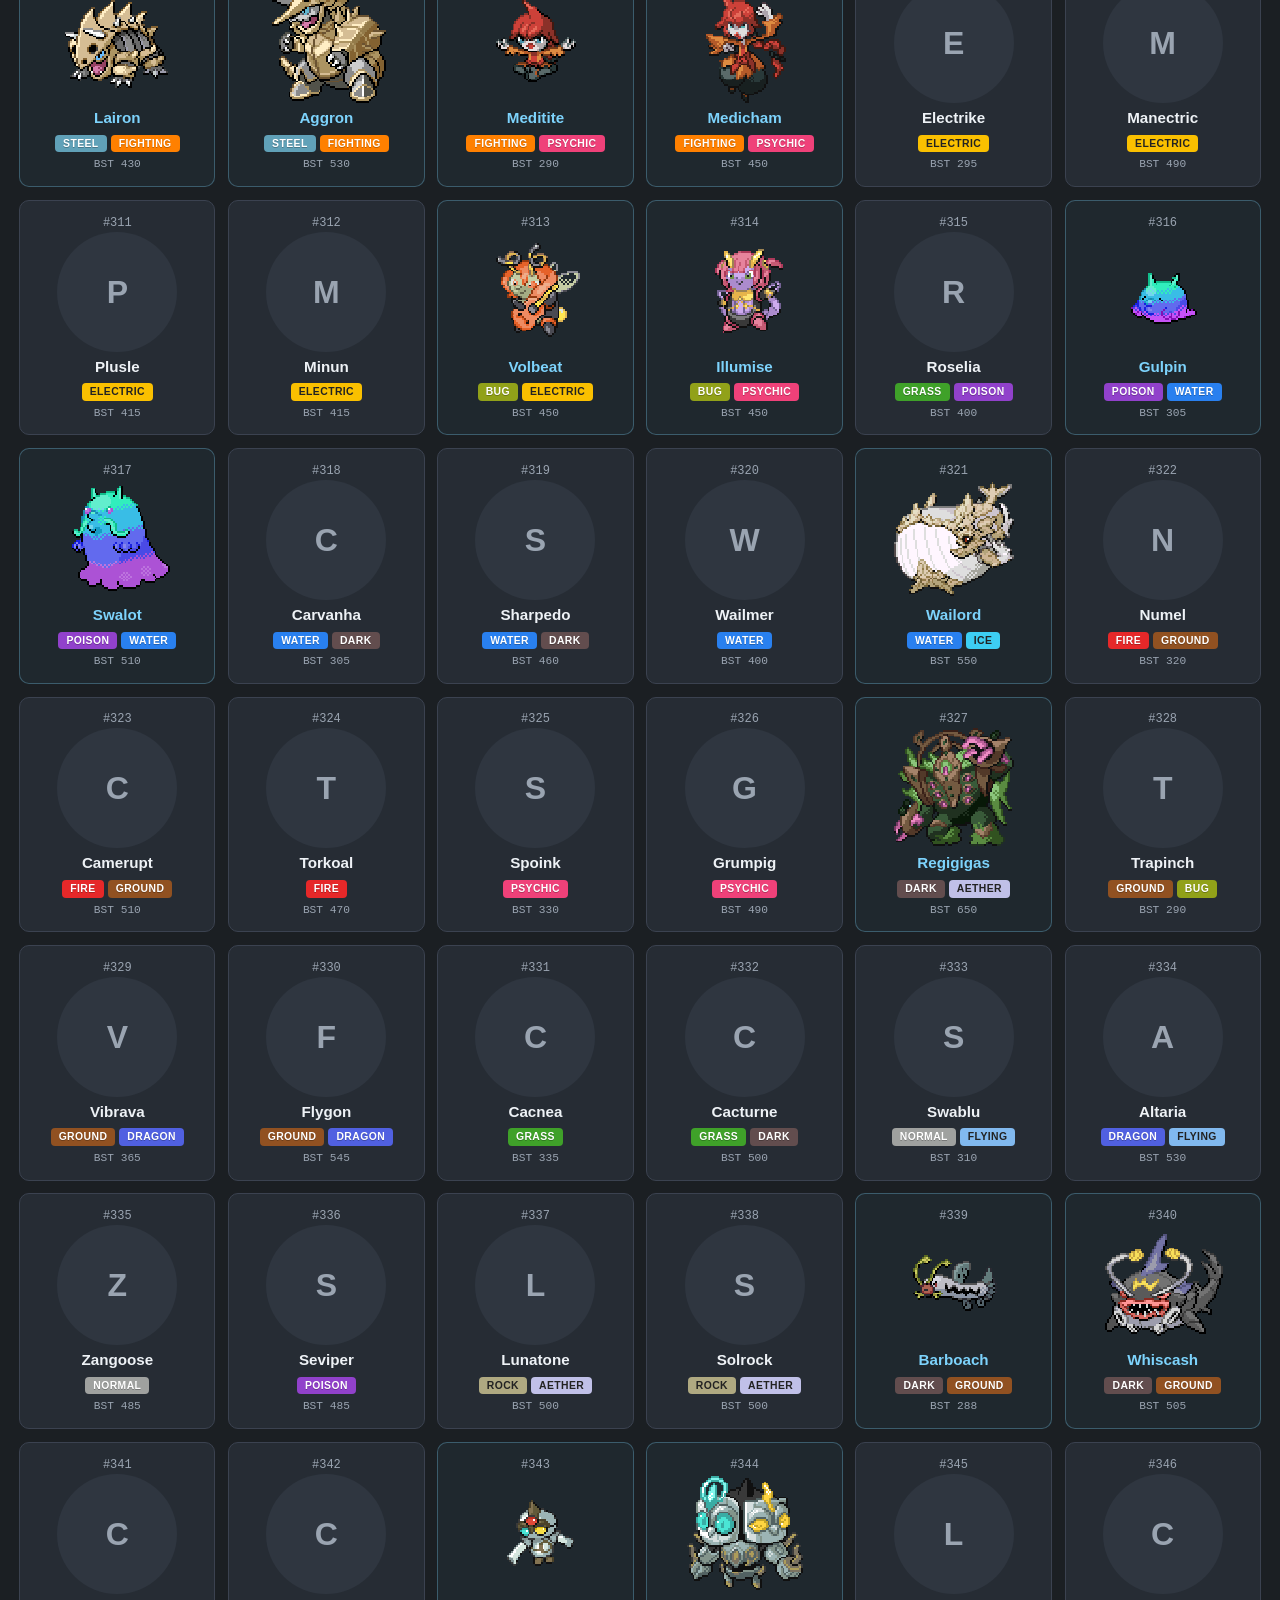
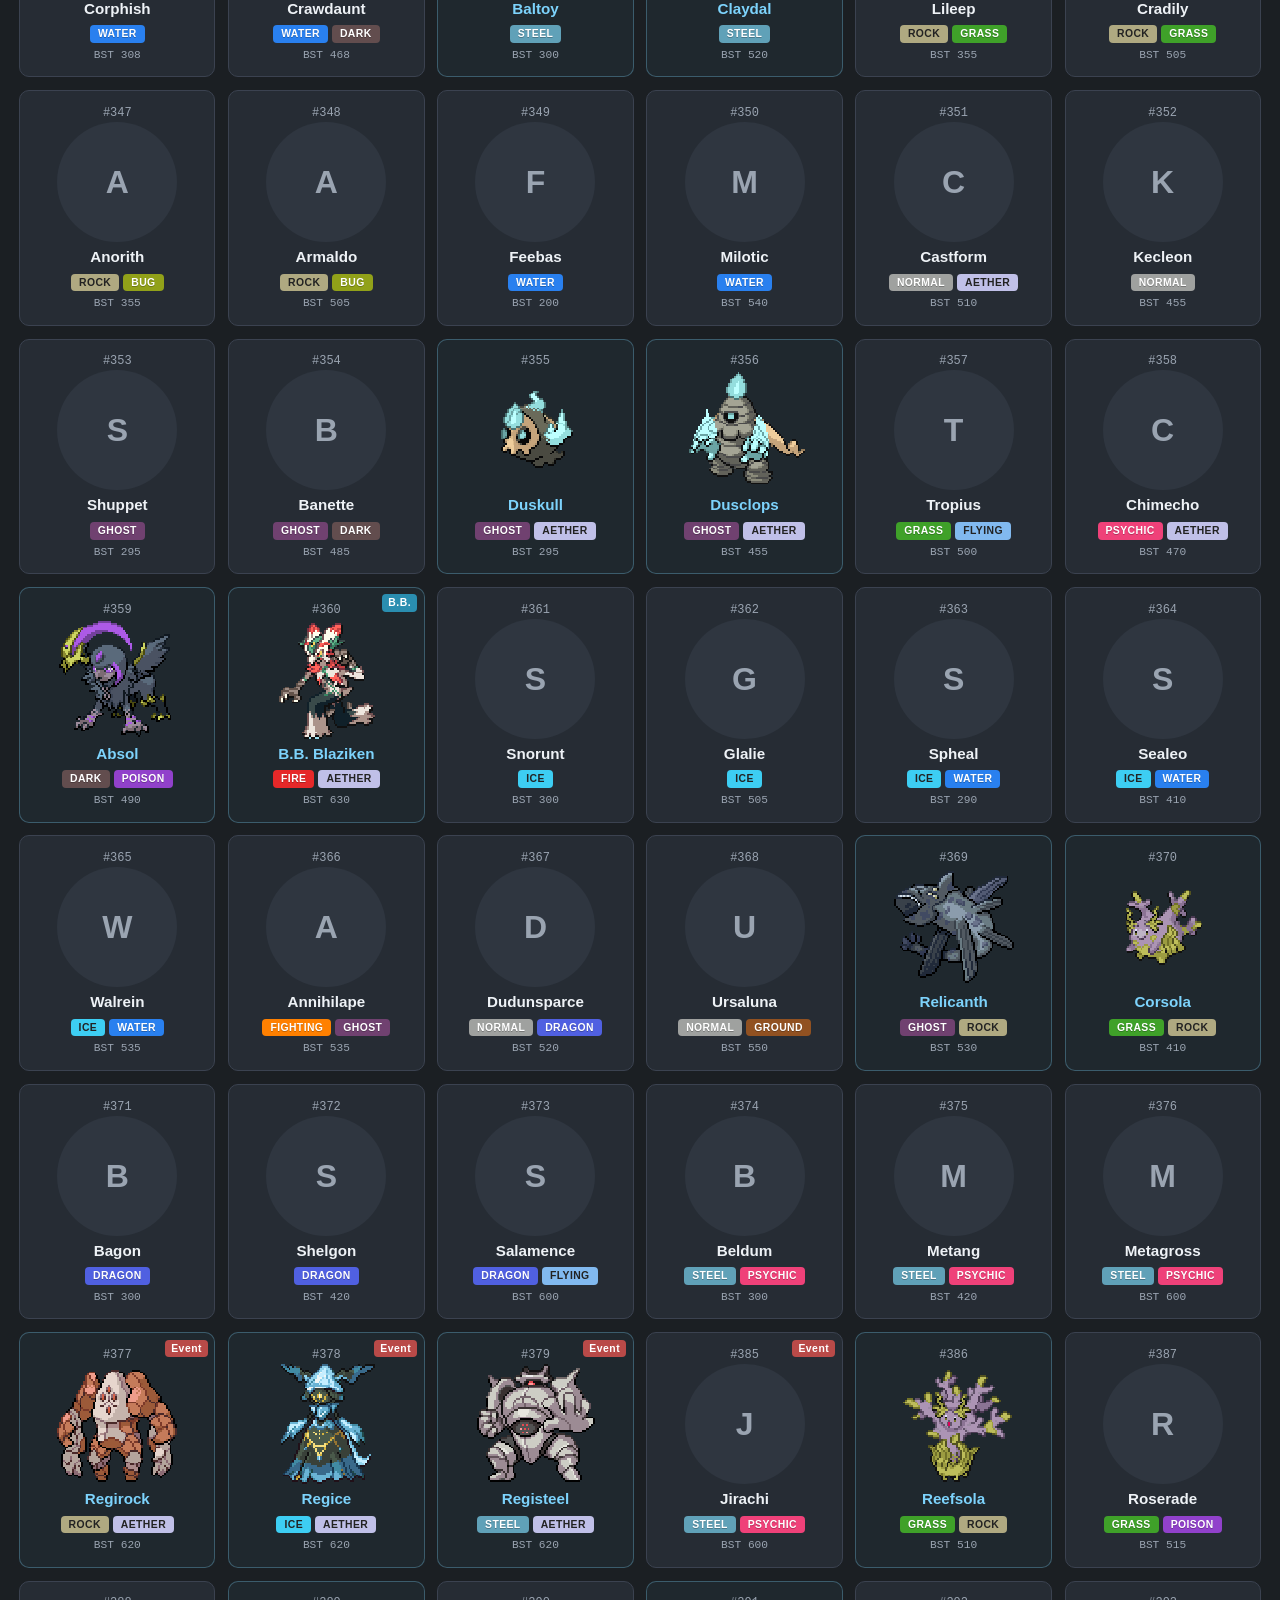
<file: site/pokedex.html>
<!doctype html>
<html lang="en">
<head>
<meta charset="utf-8">
<title>Pokédex — Pokémon Odyssey v4.1.1</title>
<meta name="viewport" content="width=device-width, initial-scale=1">
<link rel="stylesheet" href="assets/style.css">
</head>
<body>

<header class="site-header">
  <a class="logo" href="index.html">Pokémon Odyssey</a>
  <span class="sub">Pokédex · v4.1.1</span>
  <nav>
    <a href="index.html">Home</a>
    <a href="pokedex.html" class="active">Pokédex</a>
    <a href="moves.html">Moves</a>
    <a href="abilities.html">Abilities</a>
    <a href="items.html">Items</a>
    <a href="type-chart.html">Type Chart</a>
    <a href="team-builder.html">Team Builder</a>
  </nav>
</header>

<main class="wrap">
  <h1>Pokédex</h1>
  <p class="disclaimer" id="meta-line">Loading…</p>

  <div class="filters">
    <input id="search" class="search" placeholder="Search by name or dex number…" type="search" autocomplete="off">

    <select id="sort" class="select" title="Sort by">
      <option value="dex">Sort: Dex №</option>
      <option value="name">Sort: Name (A→Z)</option>
      <option value="total-desc">Sort: Total stats (high→low)</option>
      <option value="total-asc">Sort: Total stats (low→high)</option>
      <option value="hp-desc">Sort: HP (high→low)</option>
      <option value="atk-desc">Sort: Attack (high→low)</option>
      <option value="def-desc">Sort: Defense (high→low)</option>
      <option value="spa-desc">Sort: Sp. Atk (high→low)</option>
      <option value="spd-desc">Sort: Sp. Def (high→low)</option>
      <option value="spe-desc">Sort: Speed (high→low)</option>
    </select>

    <select id="ability" class="select">
      <option value="">All abilities</option>
    </select>

    <label class="check-label">
      <input type="checkbox" id="variants-only"> Variants only
    </label>
    <label class="check-label">
      <input type="checkbox" id="event-only"> Event/Gift only
    </label>
    <label class="check-label">
      <input type="checkbox" id="wild-only"> Wild-encounterable
    </label>
    <label class="check-label">
      <input type="checkbox" id="final-only"> Final forms only
    </label>
    <button id="reset-btn" class="reset-btn">Reset</button>
    <div class="view-toggle" id="view-toggle" role="tablist" aria-label="View mode">
      <button type="button" data-view="cards" class="active" title="Card view">Cards</button>
      <button type="button" data-view="table" title="Table view">Table</button>
    </div>
  </div>
  <div class="type-chips" id="type-chips"></div>
  <p class="hint" id="active-hint"></p>

  <div id="grid" class="dex-grid"></div>
  <div id="dex-table-wrap" class="dex-table-wrap" style="display:none">
    <table id="dex-table" class="dex-table">
      <thead>
        <tr>
          <th class="th-sprite" aria-label="Sprite"></th>
          <th class="num" data-sort-key="dex">№</th>
          <th data-sort-key="name">Name</th>
          <th data-sort-key="types">Types</th>
          <th data-sort-key="abilities">Abilities</th>
          <th class="num" data-sort-key="hp" title="HP">HP</th>
          <th class="num" data-sort-key="atk" title="Attack">Atk</th>
          <th class="num" data-sort-key="def" title="Defense">Def</th>
          <th class="num" data-sort-key="spa" title="Special Attack">SpA</th>
          <th class="num" data-sort-key="spd" title="Special Defense">SpD</th>
          <th class="num" data-sort-key="spe" title="Speed">Spe</th>
          <th class="num" data-sort-key="total" title="Base Stat Total">BST</th>
        </tr>
      </thead>
      <tbody id="dex-table-body"></tbody>
    </table>
  </div>
  <p class="empty-msg" id="empty" style="display:none">No Pokémon match your filters.</p>
</main>

<script src="assets/types.js"></script>
<script src="assets/app.js"></script>
</body>
</html>
</file>
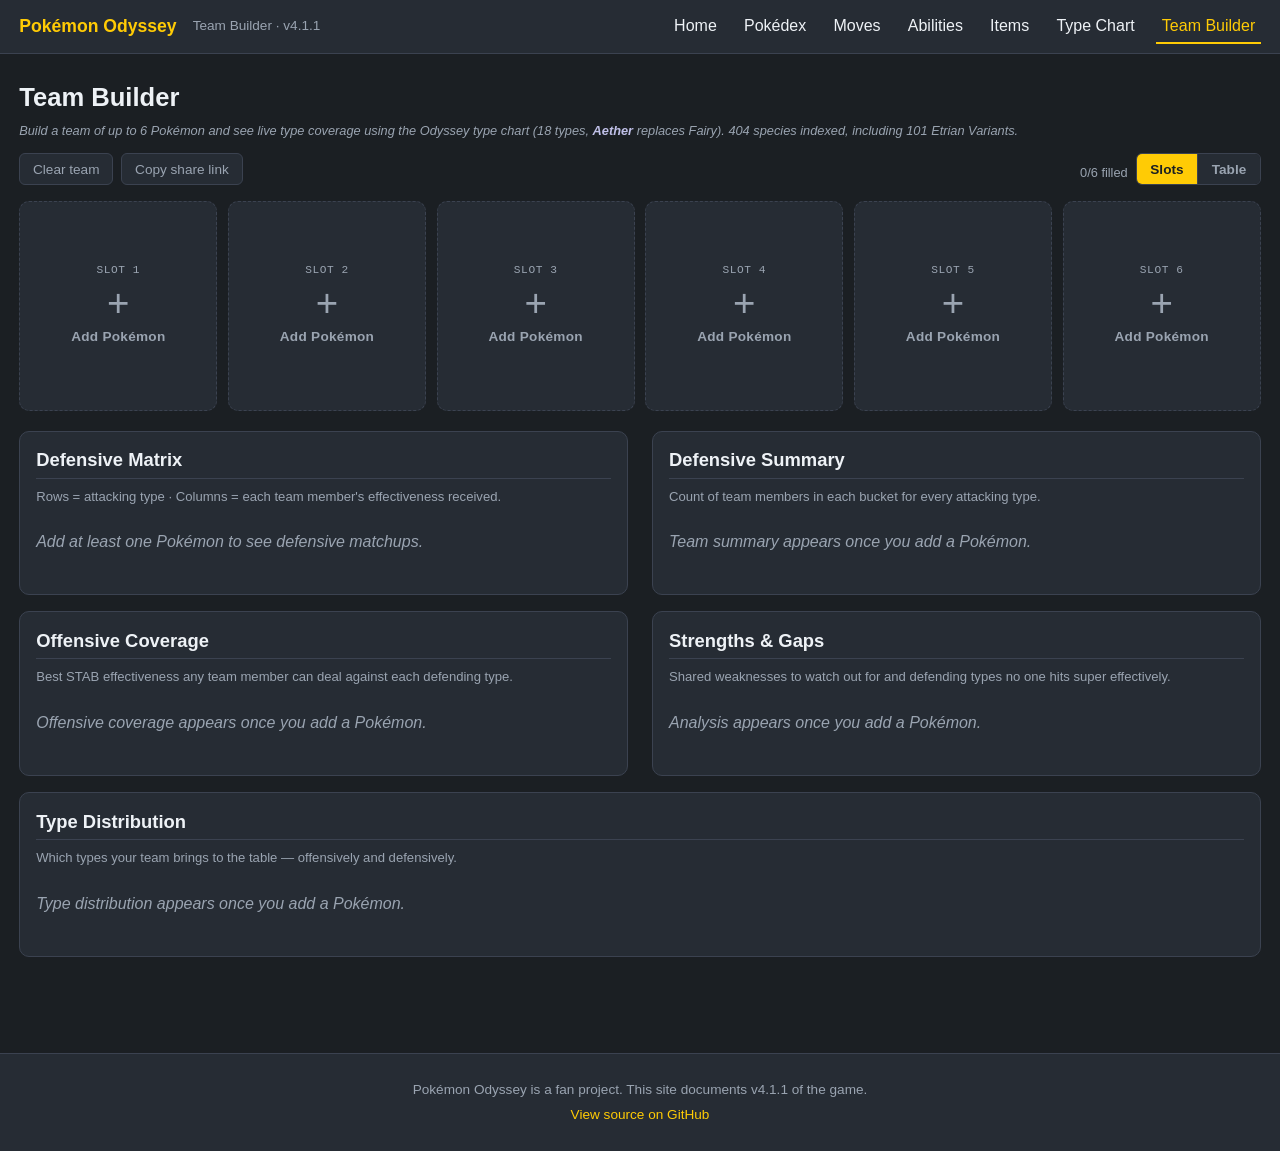
<file: site/team-builder.html>
<!doctype html>
<html lang="en">
<head>
<meta charset="utf-8">
<title>Team Builder — Pokémon Odyssey</title>
<meta name="viewport" content="width=device-width, initial-scale=1">
<link rel="stylesheet" href="assets/style.css">
</head>
<body>

<header class="site-header">
  <a class="logo" href="index.html">Pokémon Odyssey</a>
  <span class="sub">Team Builder · v4.1.1</span>
  <nav>
    <a href="index.html">Home</a>
    <a href="pokedex.html">Pokédex</a>
    <a href="moves.html">Moves</a>
    <a href="abilities.html">Abilities</a>
    <a href="items.html">Items</a>
    <a href="type-chart.html">Type Chart</a>
    <a href="team-builder.html" class="active">Team Builder</a>
  </nav>
</header>

<main class="wrap">
  <h1 style="margin-top:.5rem;margin-bottom:.25rem">Team Builder</h1>
  <p class="disclaimer" id="tb-meta">
    Build a team of up to 6 Pokémon and see live type coverage using the Odyssey type chart
    (18 types, <span class="t-aether-text">Aether</span> replaces Fairy).
  </p>

  <div class="tb-toolbar">
    <button id="tb-clear" class="reset-btn" type="button">Clear team</button>
    <button id="tb-share" class="reset-btn" type="button">Copy share link</button>
    <span id="tb-share-status" class="hint" aria-live="polite"></span>
    <span class="tb-spacer"></span>
    <span id="tb-count" class="hint"></span>
    <div class="view-toggle" id="tb-view-toggle" role="tablist" aria-label="View mode">
      <button type="button" data-view="slots" class="active" title="Slot view">Slots</button>
      <button type="button" data-view="table" title="Table view">Table</button>
    </div>
  </div>

  <section class="tb-team" id="tb-team" aria-label="Team slots"></section>
  <div id="tb-table-wrap" class="dex-table-wrap tb-table-wrap" style="display:none">
    <table id="tb-table" class="dex-table tb-dex-table">
      <thead>
        <tr>
          <th class="th-sprite" aria-label="Sprite"></th>
          <th class="num" data-sort-key="slot" title="Original team slot">Slot</th>
          <th class="num" data-sort-key="dex">№</th>
          <th data-sort-key="name">Name</th>
          <th data-sort-key="types">Types</th>
          <th data-sort-key="abilities">Abilities</th>
          <th class="num" data-sort-key="hp" title="HP">HP</th>
          <th class="num" data-sort-key="atk" title="Attack">Atk</th>
          <th class="num" data-sort-key="def" title="Defense">Def</th>
          <th class="num" data-sort-key="spa" title="Special Attack">SpA</th>
          <th class="num" data-sort-key="spd" title="Special Defense">SpD</th>
          <th class="num" data-sort-key="spe" title="Speed">Spe</th>
          <th class="num" data-sort-key="total" title="Base Stat Total">BST</th>
          <th class="th-actions" aria-label="Actions"></th>
        </tr>
      </thead>
      <tbody id="tb-table-body"></tbody>
    </table>
  </div>
  <p class="empty-msg" id="tb-table-empty" style="display:none">Your team is empty — switch to Slots view to add Pokémon.</p>

  <section class="panels tb-panels">
    <div class="panel tb-panel">
      <h2>Defensive Matrix</h2>
      <p class="tb-caption">Rows = attacking type · Columns = each team member's effectiveness received.</p>
      <div id="tb-def-matrix"></div>
    </div>
    <div class="panel tb-panel">
      <h2>Defensive Summary</h2>
      <p class="tb-caption">Count of team members in each bucket for every attacking type.</p>
      <div id="tb-def-summary"></div>
    </div>
  </section>

  <section class="panels tb-panels">
    <div class="panel tb-panel">
      <h2>Offensive Coverage</h2>
      <p class="tb-caption">Best STAB effectiveness any team member can deal against each defending type.</p>
      <div id="tb-off-coverage"></div>
    </div>
    <div class="panel tb-panel">
      <h2>Strengths &amp; Gaps</h2>
      <p class="tb-caption">Shared weaknesses to watch out for and defending types no one hits super effectively.</p>
      <div id="tb-strengths-gaps"></div>
    </div>
  </section>

  <section class="panel tb-panel tb-types-panel">
    <h2>Type Distribution</h2>
    <p class="tb-caption">Which types your team brings to the table — offensively and defensively.</p>
    <div id="tb-type-dist"></div>
  </section>
</main>

<!-- Picker modal: reuses the sprite-modal overlay pattern. -->
<div id="tb-picker" class="tb-picker" role="dialog" aria-modal="true" aria-labelledby="tb-picker-title" hidden>
  <div class="tb-picker-card">
    <div class="tb-picker-head">
      <h2 id="tb-picker-title">Choose a Pokémon</h2>
      <button id="tb-picker-close" class="tb-picker-close" type="button" aria-label="Close">×</button>
    </div>
    <div class="tb-picker-filters">
      <input id="tb-picker-search" class="search" type="search" placeholder="Search by name or dex №…" autocomplete="off">
      <div class="type-chips" id="tb-picker-chips" aria-label="Filter by type"></div>
    </div>
    <div id="tb-picker-list" class="tb-picker-list" tabindex="0"></div>
    <p id="tb-picker-empty" class="empty-msg" style="display:none">No Pokémon match your filters.</p>
  </div>
</div>

<footer class="site-footer">
  <p>Pokémon Odyssey is a fan project. This site documents v4.1.1 of the game.</p>
  <p><a href="https://github.com/nishxpatel/Pokemon-Odyssey-Docs-App" target="_blank" rel="noopener">View source on GitHub</a></p>
</footer>

<script src="assets/types.js"></script>
<script src="assets/team-builder.js"></script>
</body>
</html>
</file>
<file: site/assets/style.css>
/* Pokémon Odyssey Pokédex - pokemondb.net-inspired */

:root {
  --bg: #1b1f23;
  --panel: #262c34;
  --panel-2: #2f3640;
  --border: #3b4250;
  --text: #eef2f6;
  --text-dim: #9aa4b1;
  --accent: #ffcb05;
  --accent-blue: #3b82f6;
  --odyssey: #7dd3fc;
  --shadow: 0 4px 16px rgba(0,0,0,.4);
  --radius: 10px;

  /* Pokémon type colors (Gen 6+ pokemondb palette) */
  --t-normal: #9fa19f;
  --t-fire: #e62829;
  --t-water: #2980ef;
  --t-electric: #fac000;
  --t-grass: #3fa129;
  --t-ice: #3dcef3;
  --t-fighting: #ff8000;
  --t-poison: #9141cb;
  --t-ground: #915121;
  --t-flying: #81b9ef;
  --t-psychic: #ef4179;
  --t-bug: #91a119;
  --t-rock: #afa981;
  --t-ghost: #704170;
  --t-dragon: #5060e1;
  --t-dark: #624d4e;
  --t-steel: #60a1b8;
  --t-fairy: #ef70ef;
  --t-aether: #c0c0e8;
}

.odyssey { color: var(--odyssey); }

* { box-sizing: border-box; }
html, body { margin: 0; padding: 0; }
body {
  background: var(--bg);
  color: var(--text);
  font-family: -apple-system, BlinkMacSystemFont, "Segoe UI", Roboto, Helvetica, Arial, sans-serif;
  line-height: 1.5;
}
a { color: var(--accent); text-decoration: none; }
a:hover { text-decoration: underline; }

header.site-header {
  background: var(--panel);
  border-bottom: 1px solid var(--border);
  padding: .6rem 1.2rem;
  display: flex;
  align-items: center;
  gap: 1rem;
  position: sticky;
  top: 0;
  z-index: 10;
}
.site-header .logo {
  font-weight: 700;
  font-size: 1.1rem;
  color: var(--accent);
}
.site-header .sub {
  color: var(--text-dim);
  font-size: .85rem;
}
.site-header .logo { text-decoration: none; }
.site-header .logo:hover { text-decoration: none; opacity: .85; }
.site-header nav { margin-left: auto; display: flex; gap: 1rem; }
.site-header nav a {
  color: var(--text);
  padding: .25rem .35rem;
  border-bottom: 2px solid transparent;
  transition: color .12s, border-color .12s;
}
.site-header nav a:hover { color: var(--accent); text-decoration: none; }
.site-header nav a.active {
  color: var(--accent);
  border-bottom-color: var(--accent);
}

.wrap { max-width: 1280px; margin: 0 auto; padding: 1rem 1.2rem 3rem; }

h1 { font-size: 1.6rem; margin: 1rem 0 .25rem; }
h2 { font-size: 1.15rem; margin: 1.2rem 0 .5rem; border-bottom: 1px solid var(--border); padding-bottom: .25rem; }
h3 { font-size: 1rem; margin: .8rem 0 .4rem; color: var(--text-dim); }

/* --- Filters --- */
.filters {
  display: flex;
  flex-wrap: wrap;
  gap: .5rem;
  align-items: center;
  margin: 1rem 0;
}
.search {
  flex: 1 1 240px;
  min-width: 200px;
  padding: .55rem .75rem;
  background: var(--panel);
  border: 1px solid var(--border);
  border-radius: 6px;
  color: var(--text);
  font-size: .95rem;
}
.search:focus { outline: 2px solid var(--accent-blue); outline-offset: -1px; }

.type-chips { display: flex; flex-wrap: wrap; gap: .3rem; }
.type-chip {
  cursor: pointer;
  padding: .2rem .6rem;
  border-radius: 999px;
  font-size: .75rem;
  text-transform: uppercase;
  font-weight: 600;
  opacity: .45;
  transition: opacity .15s;
  letter-spacing: .03em;
  color: #fff;
  user-select: none;
}
.type-chip.active,
.type-chip:hover { opacity: 1; }

/* --- Dex grid --- */
.dex-grid {
  display: grid;
  grid-template-columns: repeat(auto-fill, minmax(190px, 1fr));
  gap: .8rem;
}
.dex-card {
  background: var(--panel);
  border: 1px solid var(--border);
  border-radius: var(--radius);
  padding: .8rem;
  text-align: center;
  color: var(--text);
  transition: transform .1s, box-shadow .1s, border-color .1s;
  position: relative;
}
.dex-card:hover {
  text-decoration: none;
  transform: translateY(-2px);
  box-shadow: var(--shadow);
  border-color: var(--accent);
}
.dex-card .dex-num {
  color: var(--text-dim);
  font-size: .75rem;
  font-family: monospace;
}
.dex-card .sprite {
  width: 120px;
  height: 120px;
  object-fit: contain;
  display: block;
  margin: 0 auto .25rem;
  image-rendering: pixelated;
}
.dex-card .sprite-placeholder {
  width: 120px;
  height: 120px;
  display: flex;
  align-items: center;
  justify-content: center;
  margin: 0 auto .25rem;
  background: var(--panel-2);
  border-radius: 50%;
  font-size: 2rem;
  font-weight: 700;
  color: var(--text-dim);
}
.dex-card .name {
  font-weight: 600;
  font-size: .95rem;
  margin: .15rem 0 .3rem;
}
.dex-card .types {
  display: flex;
  justify-content: center;
  gap: .25rem;
}
/* --- Type badges --- */
.type {
  display: inline-block;
  padding: 2px 10px;
  border-radius: 4px;
  font-size: .75rem;
  font-weight: 600;
  text-transform: uppercase;
  color: #fff;
  letter-spacing: .04em;
  text-shadow: 0 1px 0 rgba(0,0,0,.25);
}
.type.sm { font-size: .65rem; padding: 1px 8px; }

.type.normal   { background: var(--t-normal); }
.type.fire     { background: var(--t-fire); }
.type.water    { background: var(--t-water); }
.type.electric { background: var(--t-electric); color: #222; text-shadow: none; }
.type.grass    { background: var(--t-grass); }
.type.ice      { background: var(--t-ice); color: #222; text-shadow: none; }
.type.fighting { background: var(--t-fighting); }
.type.poison   { background: var(--t-poison); }
.type.ground   { background: var(--t-ground); }
.type.flying   { background: var(--t-flying); color: #222; text-shadow: none; }
.type.psychic  { background: var(--t-psychic); }
.type.bug      { background: var(--t-bug); }
.type.rock     { background: var(--t-rock); color: #222; text-shadow: none; }
.type.ghost    { background: var(--t-ghost); }
.type.dragon   { background: var(--t-dragon); }
.type.dark     { background: var(--t-dark); }
.type.steel    { background: var(--t-steel); }
.type.fairy    { background: var(--t-fairy); color: #222; text-shadow: none; }
.type.aether   { background: var(--t-aether); color: #222; text-shadow: none; }

/* --- Detail page --- */
.detail-header {
  display: grid;
  grid-template-columns: 300px 1fr;
  gap: 1.5rem;
  align-items: center;
  background: var(--panel);
  padding: 1.2rem;
  border-radius: var(--radius);
  border: 1px solid var(--border);
  margin-top: .75rem;
}
.detail-sprite {
  width: 280px;
  height: 280px;
  object-fit: contain;
  margin: 0 auto;
  display: block;
  image-rendering: pixelated;
}
.sprite-clickable { cursor: zoom-in; }
.detail-sprite-placeholder {
  width: 280px;
  height: 280px;
  margin: 0 auto;
  background: var(--panel-2);
  border-radius: 50%;
  display: flex;
  align-items: center;
  justify-content: center;
  font-size: 4rem;
  font-weight: 700;
  color: var(--text-dim);
}
.detail-title .dex-num { color: var(--text-dim); font-family: monospace; font-size: 1.1rem; }
.detail-title .name {
  font-size: 2.2rem;
  font-weight: 700;
  margin: .2rem 0 .6rem;
}
.detail-title .types { display: flex; gap: .4rem; margin-bottom: .4rem; }
.detail-variant-tag {
  display: inline-block;
  color: var(--odyssey);
  border: 1px solid var(--odyssey);
  background: rgba(125, 211, 252, .08);
  padding: 2px 10px;
  border-radius: 4px;
  font-size: .75rem;
  font-weight: 600;
  letter-spacing: .05em;
  margin-top: .2rem;
}

.panels {
  display: grid;
  grid-template-columns: 1fr 1fr;
  gap: 1.5rem;
  margin-top: 1.5rem;
}
.panel {
  background: var(--panel);
  border: 1px solid var(--border);
  border-radius: var(--radius);
  padding: 1rem 1.2rem;
}

.info-table { width: 100%; border-collapse: collapse; }
.info-table td {
  padding: .4rem .4rem;
  border-bottom: 1px solid var(--border);
  vertical-align: top;
}
.info-table td:first-child {
  color: var(--text-dim);
  width: 130px;
  font-weight: 500;
}
.info-table tr:last-child td { border-bottom: none; }

/* Base stats with bars */
.stats-table { width: 100%; border-collapse: collapse; }
.stats-table td {
  padding: .35rem .4rem;
  border-bottom: 1px solid var(--border);
}
.stats-table tr:last-child td { border-bottom: none; font-weight: 700; }
.stats-table td:first-child {
  color: var(--text-dim);
  width: 90px;
  font-size: .85rem;
  text-transform: uppercase;
}
.stats-table td:nth-child(2) {
  width: 50px;
  font-family: monospace;
  text-align: right;
}
.stats-bar {
  height: 9px;
  background: var(--panel-2);
  border-radius: 4px;
  position: relative;
  overflow: hidden;
}
.stats-bar .fill {
  position: absolute;
  left: 0; top: 0; bottom: 0;
  border-radius: 4px;
  background: linear-gradient(90deg, #eb5d5d 0%, #e8a84f 50%, #8dc053 100%);
}

/* Learnset table */
.learnset { width: 100%; border-collapse: collapse; margin-top: .5rem; }
.learnset th {
  text-align: left;
  font-size: .75rem;
  text-transform: uppercase;
  color: var(--text-dim);
  padding: .4rem .6rem;
  border-bottom: 1px solid var(--border);
}
.learnset td {
  padding: .4rem .6rem;
  border-bottom: 1px solid var(--border);
}
.learnset tr:hover td { background: var(--panel-2); }
.learnset .lv {
  width: 60px;
  font-family: monospace;
  text-align: right;
  color: var(--text-dim);
}
/* Locations table */
.locations th { text-align: left; font-size: .75rem; text-transform: uppercase; color: var(--text-dim); padding: .4rem .6rem; border-bottom: 1px solid var(--border); }
.locations td { padding: .4rem .6rem; border-bottom: 1px solid var(--border); }
.locations { width: 100%; border-collapse: collapse; }
.locations .pct { font-family: monospace; text-align: right; width: 60px; color: var(--text-dim); }

/* Type effectiveness */
.weakness-grid {
  display: grid;
  grid-template-columns: repeat(auto-fill, minmax(90px, 1fr));
  gap: .4rem;
  margin-top: .5rem;
}
.weakness-cell {
  text-align: center;
  background: var(--panel-2);
  border: 1px solid var(--border);
  border-radius: 6px;
  padding: .4rem .2rem;
}
.weakness-cell .mult {
  display: block;
  font-family: monospace;
  margin-top: .15rem;
  font-weight: 600;
}
.weakness-cell.x0   { background: rgba(220,40,40,.22); border-color: #e62829; }
.weakness-cell.x025 { background: rgba(200,160,0,.30); border-color: #c8a000; }
.weakness-cell.x05  { background: rgba(200,160,0,.20); border-color: #c8a000; }
.weakness-cell.x1   { }
/* 1½× and 3× appear when Filter / Solid Rock reduce super-effective damage by ¼. */
.weakness-cell.x15  { background: rgba(34,160,80,.16); border-color: #22a050; }
.weakness-cell.x2   { background: rgba(34,160,80,.24); border-color: #22a050; }
.weakness-cell.x3   { background: rgba(34,160,80,.34); border-color: #22a050; }
.weakness-cell.x4   { background: rgba(34,160,80,.42); border-color: #22a050; }
/* Small ability-name annotation inside a weakness cell. */
.weakness-cell .ability-note {
  display: block;
  font-size: .6rem;
  color: var(--text-dim);
  font-style: italic;
  margin-top: .12rem;
  line-height: 1.2;
}
/* Section-level note shown above type-defense groups when abilities adjust matchups. */
.ability-defense-note {
  font-size: .75rem;
  color: var(--text-dim);
  margin: 0 0 .6rem;
  font-style: italic;
}

/* --- Per-type offense sections (Pokémon detail page) --- */
.offense-type-label {
  display: flex;
  align-items: center;
  gap: .4rem;
  font-size: .8rem;
  color: var(--text-dim);
  margin-bottom: .4rem;
  font-weight: 600;
}
.offense-section + .offense-section {
  margin-top: 1.25rem;
  padding-top: 1.25rem;
  border-top: 1px solid var(--border);
}

/* --- Odyssey type chart page --- */
.tc-axis-note {
  font-size: .82rem;
  color: var(--text-dim);
  margin: .25rem 0 .5rem;
}
.tc-legend {
  display: flex;
  flex-wrap: wrap;
  align-items: center;
  gap: .3rem .8rem;
  font-size: .82rem;
  color: var(--text-dim);
  margin-bottom: .75rem;
}
.tc-legend-swatch {
  display: inline-block;
  width: 34px;
  height: 24px;
  line-height: 24px;
  text-align: center;
  font-weight: 700;
  font-family: monospace;
  border-radius: 4px;
  border: 1px solid var(--border);
  vertical-align: middle;
}
.tc-wrap {
  overflow-x: auto;
  border-radius: var(--radius);
  border: 1px solid var(--border);
  background: var(--panel);
}
.tc-table {
  border-collapse: collapse;
  font-size: .78rem;
  background: var(--panel);
}
.tc-table th, .tc-table td {
  border: 1px solid var(--border);
}
.tc-table thead th {
  padding: .2rem;
  background: var(--panel);
  vertical-align: bottom;
  text-align: center;
}
.tc-corner {
  min-width: 72px;
  background: var(--panel);
}
/* Rotated column headers use writing-mode so the full type name fits */
.tc-th {
  display: block;
  writing-mode: vertical-rl;
  transform: rotate(180deg);
  padding: .5rem .15rem;
  font-size: .6rem;
  border-radius: 3px;
  white-space: nowrap;
  letter-spacing: .04em;
  text-shadow: 0 1px 0 rgba(0,0,0,.25);
  margin: 0 auto;
}
.tc-table tbody th {
  padding: .2rem .4rem;
  background: var(--panel);
  white-space: nowrap;
}
.tc-cell {
  width: 32px;
  height: 30px;
  text-align: center;
  font-weight: 700;
  font-family: monospace;
  vertical-align: middle;
  font-size: .8rem;
}
.tc-1  { background: var(--panel); color: var(--text-dim); font-weight: 400; }
.tc-2  { background: rgba(34,160,80,.25); }
.tc-05 { background: rgba(200,160,0,.22); }
.tc-0  { background: rgba(220,40,40,.22); }

.disclaimer {
  color: var(--text-dim);
  font-size: .8rem;
  margin-top: .3rem;
  font-style: italic;
}

.empty-msg { color: var(--text-dim); font-style: italic; padding: .5rem 0; }
.loading { padding: 2rem; text-align: center; color: var(--text-dim); }

.back-link {
  display: inline-block;
  margin-bottom: .25rem;
  color: var(--text-dim);
  font-size: .9rem;
}

/* --- New: filter dropdowns and check-labels --- */
.select {
  padding: .55rem .65rem;
  background: var(--panel);
  border: 1px solid var(--border);
  border-radius: 6px;
  color: var(--text);
  font-size: .9rem;
}
.select:focus { outline: 2px solid var(--accent-blue); outline-offset: -1px; }
.check-label {
  color: var(--text-dim);
  font-size: .85rem;
  display: flex;
  align-items: center;
  gap: .35rem;
  cursor: pointer;
  user-select: none;
}
.check-label input { cursor: pointer; }
.reset-btn {
  background: var(--panel-2);
  border: 1px solid var(--border);
  color: var(--text-dim);
  padding: .45rem .8rem;
  border-radius: 6px;
  font-size: .85rem;
  cursor: pointer;
}
.reset-btn:hover { color: var(--text); border-color: var(--accent); }

/* --- View toggle (Cards / Table) --- */
.view-toggle {
  display: inline-flex;
  border: 1px solid var(--border);
  border-radius: 6px;
  overflow: hidden;
  margin-left: auto;
}
.view-toggle button {
  background: var(--panel);
  color: var(--text-dim);
  border: none;
  padding: .45rem .85rem;
  font-size: .85rem;
  font-weight: 600;
  cursor: pointer;
  transition: background .12s, color .12s;
}
.view-toggle button + button { border-left: 1px solid var(--border); }
.view-toggle button:hover { color: var(--text); }
.view-toggle button.active {
  background: var(--accent);
  color: #1b1f23;
}

/* --- Pokédex sortable table --- */
.dex-table-wrap {
  overflow-x: auto;
  border: 1px solid var(--border);
  border-radius: var(--radius);
  background: var(--panel);
}
.dex-table {
  width: 100%;
  border-collapse: collapse;
  font-size: .9rem;
}
.dex-table thead th {
  text-align: left;
  font-size: .72rem;
  text-transform: uppercase;
  letter-spacing: .04em;
  color: var(--text-dim);
  padding: .55rem .6rem;
  background: var(--panel-2);
  border-bottom: 1px solid var(--border);
  position: sticky;
  top: 0;
  z-index: 1;
  white-space: nowrap;
}
.dex-table thead th[data-sort-key] {
  cursor: pointer;
  user-select: none;
}
.dex-table thead th[data-sort-key]:hover { color: var(--accent); }
.dex-table thead th.num { text-align: right; }
.dex-table thead th[data-sort-key]::after {
  content: "";
  display: inline-block;
  width: .7em;
  margin-left: .25em;
  color: var(--text-dim);
  opacity: .35;
  transition: opacity .12s, color .12s;
}
.dex-table thead th[data-sort-key]:hover::after { opacity: .65; }
.dex-table thead th[data-sort-key]::after { content: "↕"; }
.dex-table thead th.sort-asc::after  { content: "▲"; opacity: 1; color: var(--accent); }
.dex-table thead th.sort-desc::after { content: "▼"; opacity: 1; color: var(--accent); }

.dex-table tbody td {
  padding: .35rem .6rem;
  border-bottom: 1px solid var(--border);
  vertical-align: middle;
}
.dex-table tbody tr:last-child td { border-bottom: none; }
.dex-table tbody tr:hover td { background: var(--panel-2); }
.dex-table .num {
  font-family: monospace;
  text-align: right;
  width: 50px;
}
.dex-table .num.dim, .dex-table .dim { color: var(--text-dim); }
.dex-table .bst { font-weight: 700; color: var(--text); }

.row-sprite-cell {
  width: 56px;
  text-align: center;
  padding: .15rem !important;
}
.row-sprite, .row-sprite-placeholder {
  width: 48px;
  height: 48px;
  object-fit: contain;
  display: block;
  margin: 0 auto;
  image-rendering: pixelated;
}
.row-sprite-placeholder {
  background: var(--panel-2);
  border-radius: 50%;
  display: flex;
  align-items: center;
  justify-content: center;
  font-weight: 700;
  color: var(--text-dim);
}
.row-name a {
  color: var(--text);
  font-weight: 600;
}
.row-name a:hover { color: var(--accent); text-decoration: none; }
.row-tag {
  display: inline-block;
  margin-left: .4rem;
  font-size: .6rem;
  font-weight: 700;
  letter-spacing: .04em;
  padding: 1px 6px;
  border-radius: 4px;
  vertical-align: middle;
}
.row-tag.tag-event   { background: #b94a48; color: #fff; }
.row-tag.tag-bb      { background: #2a8eb0; color: #fff; }
.row-types { white-space: nowrap; }
.row-types .type { margin-right: .15rem; }
.row-ab {
  font-size: .85rem;
  min-width: 160px;
  color: var(--text);
}
.row-ab a { color: var(--text); }
.row-ab a:hover { color: var(--accent); text-decoration: none; }

@media (max-width: 900px) {
  .dex-table { font-size: .82rem; }
  .row-sprite, .row-sprite-placeholder { width: 36px; height: 36px; }
  .dex-table tbody td { padding: .3rem .4rem; }
}
.hint { color: var(--text-dim); font-size: .8rem; margin: .4rem 0 0; }
.dim { color: var(--text-dim); }

/* --- Card additions: BST + event ribbon --- */
.card-total {
  font-family: monospace;
  color: var(--text-dim);
  font-size: .7rem;
  margin-top: .25rem;
}
.event-ribbon {
  position: absolute;
  top: .4rem;
  right: .4rem;
  background: #b94a48;
  color: #fff;
  font-size: .65rem;
  font-weight: 700;
  padding: 1px 6px;
  border-radius: 4px;
  letter-spacing: .05em;
}
.bb-ribbon {
  position: absolute;
  top: .4rem;
  right: .4rem;
  background: #2a8eb0;
  color: #fff;
  font-size: .65rem;
  font-weight: 700;
  padding: 1px 6px;
  border-radius: 4px;
  letter-spacing: .05em;
}
.detail-bb-tag {
  display: inline-block;
  background: #2a8eb0;
  color: #fff;
  padding: 2px 10px;
  border-radius: 4px;
  font-size: .75rem;
  font-weight: 700;
  letter-spacing: .05em;
  margin-top: .2rem;
  margin-left: .35rem;
}

/* --- Detail header: shiny variant preview, event tag --- */
.detail-header .sprite-wrap {
  display: flex;
  flex-direction: column;
  align-items: center;
  gap: .5rem;
}
.detail-sprite-shiny {
  width: 100px;
  height: 100px;
  object-fit: contain;
  background: var(--panel-2);
  border: 1px solid var(--border);
  border-radius: 8px;
  padding: 4px;
  image-rendering: pixelated;
  cursor: zoom-in;
}

/* Sprite lightbox modal */
#sprite-modal {
  display: none;
  position: fixed;
  inset: 0;
  background: rgba(0, 0, 0, .82);
  z-index: 9999;
  align-items: center;
  justify-content: center;
  cursor: zoom-out;
}
#sprite-modal.open { display: flex; }
#sprite-modal img {
  max-width: min(800px, 92vw);
  max-height: 92vh;
  image-rendering: pixelated;
  background: var(--panel);
  border-radius: 12px;
  padding: 2.5rem;
  box-shadow: 0 8px 40px rgba(0, 0, 0, .7);
}
.detail-event-tag {
  display: inline-block;
  background: #b94a48;
  color: #fff;
  padding: 2px 10px;
  border-radius: 4px;
  font-size: .75rem;
  font-weight: 700;
  letter-spacing: .05em;
  margin-top: .2rem;
  margin-left: .35rem;
}

/* --- Evolution chain --- */
.evo-chain {
  display: flex;
  flex-wrap: wrap;
  gap: 1rem;
  align-items: flex-start;
  background: var(--panel);
  border: 1px solid var(--border);
  border-radius: var(--radius);
  padding: 1rem;
}
.evo-row {
  display: flex;
  align-items: center;
  gap: .75rem;
  flex-wrap: wrap;
}
.evo-branches {
  display: flex;
  flex-direction: column;
  gap: .75rem;
}
.evo-branch {
  display: flex;
  align-items: center;
  gap: .75rem;
}
.evo-node {
  background: var(--panel-2);
  border: 1px solid var(--border);
  border-radius: 8px;
  padding: .5rem .6rem;
  min-width: 110px;
  text-align: center;
}
.evo-node.current {
  border-color: var(--accent);
  box-shadow: 0 0 0 2px rgba(255,203,5,.15);
}
.evo-node a {
  color: var(--text);
  display: block;
}
.evo-node a:hover { text-decoration: none; }
.evo-node .sprite {
  width: 72px;
  height: 72px;
  object-fit: contain;
  display: block;
  margin: 0 auto;
  image-rendering: pixelated;
}
.evo-node .name {
  font-size: .85rem;
  font-weight: 600;
  margin-top: .2rem;
}
.evo-node .dim {
  font-family: monospace;
  font-size: .7rem;
}
.evo-arrow {
  display: flex;
  flex-direction: column;
  align-items: center;
  gap: .15rem;
  color: var(--text-dim);
  min-width: 80px;
}
.evo-arrow .arrow { font-size: 1.6rem; line-height: 1; }
.evo-arrow .cond {
  font-size: .75rem;
  text-align: center;
  max-width: 140px;
}

/* --- Item link (inline pill) --- */
.item-link {
  background: var(--panel-2);
  border: 1px solid var(--border);
  color: var(--accent);
  border-radius: 4px;
  padding: 1px 6px;
  font-size: .85em;
  white-space: nowrap;
}
.item-link:hover {
  text-decoration: none;
  border-color: var(--accent);
}

/* --- Habitat badges in locations table --- */
.habitat-badge {
  display: inline-block;
  font-size: .7rem;
  padding: 1px 6px;
  border-radius: 4px;
  background: var(--panel-2);
  border: 1px solid var(--border);
  color: var(--text-dim);
  font-weight: 600;
  text-transform: uppercase;
  letter-spacing: .04em;
}
.habitat-badge.habitatevent,
.habitat-badge.habitatgift,
.habitat-badge.habitattrade {
  background: #4a2828;
  color: #ffd0d0;
  border-color: #b94a48;
}

/* --- Items page (extends .dex-table) --- */
/* Base layout, header, hover, and .num styles come from .dex-table */
.source-tag {
  display: inline-block;
  font-size: .65rem;
  padding: 1px 6px;
  border-radius: 4px;
  margin-right: .25rem;
  text-transform: uppercase;
  font-weight: 700;
  letter-spacing: .04em;
  background: var(--panel-2);
  border: 1px solid var(--border);
  color: var(--text-dim);
}
.tag-shop     { background: #2c4660; color: #cfe1ff; border-color: #3b82f6; }
.tag-pickup   { background: #6e4d2a; color: #ffe1c2; border-color: #d49234; }
.tag-gather   { background: #2f5732; color: #d8f3d4; border-color: #3fa129; }
.tag-location { background: #553466; color: #e7d3ff; border-color: #9141cb; }
.tag-tm       { background: #5d4949; color: #ffd6d6; border-color: #b94a48; }

.item-header {
  display: grid;
  grid-template-columns: 96px 1fr;
  gap: 1rem;
  align-items: center;
  background: var(--panel);
  padding: 1rem;
  border-radius: var(--radius);
  border: 1px solid var(--border);
  margin-top: .5rem;
}
.item-icon {
  width: 96px;
  height: 96px;
  background: var(--panel-2);
  border-radius: 50%;
  display: flex;
  align-items: center;
  justify-content: center;
  font-size: 2.4rem;
}
.item-header .name { margin: .15rem 0 .2rem; font-size: 1.6rem; }
.source-list { list-style: none; padding: 0; margin: .25rem 0 1rem; }
.source-li {
  padding: .35rem .5rem;
  border-bottom: 1px solid var(--border);
}
.source-li:last-child { border-bottom: none; }

.evo-grid {
  display: grid;
  grid-template-columns: repeat(auto-fill, minmax(160px, 1fr));
  gap: .6rem;
  margin-top: .5rem;
}
.evo-mini {
  background: var(--panel-2);
  border: 1px solid var(--border);
  border-radius: 8px;
  padding: .5rem;
  text-align: center;
  color: var(--text);
}
.evo-mini:hover { text-decoration: none; border-color: var(--accent); }
.evo-mini .sprite { width: 56px; height: 56px; object-fit: contain; }
.evo-mini .name { font-weight: 600; margin: .15rem 0; }
.evo-mini .cond { color: var(--text-dim); font-size: .7rem; }

/* =================================================================
   Landing page (index.html)
   ================================================================= */
body.home { background: var(--bg); }

.hero {
  position: relative;
  min-height: 460px;
  display: flex;
  align-items: center;
  justify-content: center;
  overflow: hidden;
  border-bottom: 1px solid var(--border);
}
.hero-bg {
  position: absolute; inset: 0;
  background-size: cover;
  background-position: center 30%;
  filter: saturate(1.05) brightness(.55);
  transform: scale(1.02);
}
.hero-overlay {
  position: absolute; inset: 0;
  background:
    radial-gradient(ellipse at 50% 100%, rgba(27,31,35,.95) 0%, rgba(27,31,35,.55) 60%, rgba(27,31,35,.85) 100%),
    linear-gradient(180deg, rgba(27,31,35,.45) 0%, rgba(27,31,35,.85) 100%);
}
.hero-content {
  position: relative;
  z-index: 1;
  text-align: center;
  padding: 3.5rem 1.5rem 3.5rem;
  max-width: 880px;
}
.hero-logo {
  display: block;
  margin: 0 auto 1.2rem;
  max-width: 460px;
  width: 75%;
  height: auto;
  filter: drop-shadow(0 4px 18px rgba(0,0,0,.6));
}
.hero-tagline {
  font-size: 1.15rem;
  line-height: 1.55;
  color: #e8edf3;
  margin: 0 auto .5rem;
  max-width: 640px;
  text-shadow: 0 2px 8px rgba(0,0,0,.5);
}
.hero-version {
  color: var(--text-dim);
  font-size: .9rem;
  margin: .25rem 0 1.6rem;
  letter-spacing: .04em;
}
.hero-version strong { color: var(--accent); font-weight: 700; }

.hero-cta {
  display: flex;
  justify-content: center;
  gap: .75rem;
  flex-wrap: wrap;
}
.btn {
  display: inline-block;
  padding: .7rem 1.4rem;
  border-radius: 8px;
  font-weight: 700;
  font-size: .95rem;
  letter-spacing: .03em;
  border: 2px solid transparent;
  text-decoration: none;
  transition: transform .1s, background .1s, border-color .1s, color .1s;
}
.btn:hover { text-decoration: none; transform: translateY(-1px); }
.btn.primary {
  background: var(--accent);
  color: #1b1f23;
}
.btn.primary:hover { background: #ffe066; }
.btn.ghost {
  background: rgba(255,255,255,.06);
  color: var(--text);
  border-color: rgba(255,255,255,.25);
  backdrop-filter: blur(2px);
}
.btn.ghost:hover { border-color: var(--accent); color: var(--accent); }

.t-aether-text { color: var(--t-aether); font-weight: 600; }

.home-wrap { max-width: 1200px; }
.section-title {
  font-size: 1.35rem;
  margin: 2rem 0 1rem;
  border-bottom: 1px solid var(--border);
  padding-bottom: .35rem;
}

.home-cards {
  display: grid;
  grid-template-columns: repeat(auto-fit, minmax(260px, 1fr));
  gap: 1rem;
}
.home-card {
  display: flex;
  gap: 1rem;
  background: var(--panel);
  border: 1px solid var(--border);
  border-radius: var(--radius);
  padding: 1.1rem 1.2rem;
  color: var(--text);
  transition: transform .12s, border-color .12s, box-shadow .12s;
  align-items: flex-start;
}
.home-card:hover {
  text-decoration: none;
  border-color: var(--accent);
  transform: translateY(-3px);
  box-shadow: var(--shadow);
}
.home-card-icon {
  flex: 0 0 56px;
  width: 56px;
  height: 56px;
  display: flex;
  align-items: center;
  justify-content: center;
  background: var(--panel-2);
  border-radius: 10px;
  border: 1px solid var(--border);
}
.home-card-icon svg { width: 40px; height: 40px; }
.home-card-body { flex: 1; min-width: 0; }
.home-card-body h3 {
  margin: 0 0 .35rem;
  color: var(--accent);
  font-size: 1.15rem;
}
.home-card-body p {
  margin: 0 0 .4rem;
  font-size: .9rem;
  color: var(--text);
  line-height: 1.5;
}
.home-card-body p strong { color: var(--accent); font-weight: 600; }
.home-card-stat {
  font-family: monospace;
  font-size: .8rem !important;
  color: var(--text-dim) !important;
  margin-top: .35rem !important;
}

.home-features { margin-top: 1.5rem; }
.feature-grid {
  display: grid;
  grid-template-columns: repeat(auto-fit, minmax(230px, 1fr));
  gap: .8rem;
}
.feature {
  background: var(--panel);
  border: 1px solid var(--border);
  border-radius: var(--radius);
  padding: .9rem 1rem;
}
.feature-tag {
  display: inline-block;
  background: var(--panel-2);
  color: var(--accent);
  border: 1px solid var(--border);
  border-radius: 999px;
  padding: 2px 10px;
  font-size: .7rem;
  font-weight: 700;
  text-transform: uppercase;
  letter-spacing: .06em;
  margin-bottom: .45rem;
}
.feature p {
  margin: 0;
  color: var(--text-dim);
  font-size: .88rem;
  line-height: 1.5;
}

.home-about { margin-top: 1.5rem; }
.home-about p {
  color: var(--text);
  line-height: 1.6;
  font-size: .95rem;
}
.home-meta {
  color: var(--text-dim);
  font-style: italic;
  font-size: .85rem;
  margin-top: .8rem;
}

.site-footer {
  background: var(--panel);
  border-top: 1px solid var(--border);
  margin-top: 3rem;
  padding: 1.4rem 1.2rem;
  text-align: center;
  color: var(--text-dim);
  font-size: .85rem;
}
.site-footer p { margin: .25rem 0; }
.site-footer a { color: var(--accent); }

@media (max-width: 600px) {
  .hero { min-height: 380px; }
  .hero-content { padding: 2.5rem 1rem; }
  .hero-logo { max-width: 320px; width: 80%; }
  .hero-tagline { font-size: 1rem; }
  .home-card { flex-direction: column; align-items: stretch; }
}

/* --- Moves & Abilities tables (extend .dex-table) --- */
/* Base layout, header, hover, and .num styles come from .dex-table */
.effect-cell {
  color: var(--text-dim);
  font-size: .85rem;
  max-width: 360px;
}
.users-count {
  font-family: monospace;
  font-weight: 600;
  color: var(--text);
}
/* --- Category badges (Physical / Special / Status) --- */
.cat-badge {
  display: inline-block;
  padding: 2px 8px;
  border-radius: 4px;
  font-size: .7rem;
  font-weight: 700;
  text-transform: uppercase;
  letter-spacing: .04em;
  color: #fff;
}
.cat-physical { background: #b94a48; }
.cat-special  { background: #3b82f6; }
.cat-status   { background: #6e6e6e; }

/* Detail-header badges row (used on move/ability pages) */
.detail-header .badges {
  display: flex;
  flex-wrap: wrap;
  gap: .4rem;
  margin-top: .4rem;
}

/* Breadcrumb above detail headers */
.breadcrumb {
  margin: .25rem 0 .5rem;
  color: var(--text-dim);
  font-size: .9rem;
}
.breadcrumb a { color: var(--text-dim); }
.breadcrumb a:hover { color: var(--accent); }

/* Effect text on detail pages */
.effect-text {
  margin: .25rem 0 .5rem;
  line-height: 1.55;
}

/* "Used by" grid on move/ability detail pages */
.user-grid {
  display: grid;
  grid-template-columns: repeat(auto-fill, minmax(140px, 1fr));
  gap: .5rem;
  margin-top: .5rem;
}
.user-card {
  background: var(--panel);
  border: 1px solid var(--border);
  border-radius: 8px;
  padding: .5rem .6rem;
  text-align: center;
  color: var(--text);
  transition: border-color .1s, transform .1s;
}
.user-card:hover {
  text-decoration: none;
  border-color: var(--accent);
  transform: translateY(-1px);
}
.user-card .dex-num {
  color: var(--text-dim);
  font-family: monospace;
  font-size: .7rem;
}
.user-card .name {
  font-weight: 600;
  font-size: .9rem;
  margin-top: .15rem;
}

/* Detail header layout for move/ability pages (no sprite column) */
.detail-header > .detail-title:only-child {
  grid-column: 1 / -1;
}

/* Responsive */
@media (max-width: 900px) {
  .detail-header { grid-template-columns: 1fr; text-align: center; }
  .detail-title .types { justify-content: center; }
  .panels { grid-template-columns: 1fr; }
}
@media (max-width: 600px) {
  .detail-sprite, .detail-sprite-placeholder { width: 200px; height: 200px; }
  .detail-title .name { font-size: 1.6rem; }
  .evo-row { flex-direction: column; align-items: stretch; }
  .evo-branches { padding-left: .5rem; }
}

/* === Odyssey-specific content treatment ==============================
   .odyssey      — text color for names/labels (spans, links)
   .odyssey-bg   — card/row/section background + border tint
   ================================================================== */
.odyssey-bg {
  background: rgba(125, 211, 252, .05);
  border-color: rgba(125, 211, 252, .3);
}
a.dex-card.odyssey-bg:hover {
  background: rgba(125, 211, 252, .1);
  border-color: var(--odyssey);
}
section.detail-header.odyssey-bg {
  background: rgba(125, 211, 252, .05);
  border-color: rgba(125, 211, 252, .3);
}
tr.odyssey-bg td            { background: rgba(125, 211, 252, .05); }
tr.odyssey-bg:hover td      { background: rgba(125, 211, 252, .1); }

/* =================================================================
   Team Builder (team-builder.html)
   ================================================================= */
.tb-toolbar {
  display: flex;
  flex-wrap: wrap;
  gap: .5rem;
  align-items: center;
  margin: .75rem 0 1rem;
}
.tb-spacer { flex: 1; }
.tb-toolbar .reset-btn { background: var(--panel); }

/* --- Team table view (mirrors .dex-table from the Pokédex page) --- */
.tb-table-wrap { margin-bottom: 1.25rem; }
.tb-dex-table .row-actions {
  width: 40px;
  text-align: center;
  padding: .2rem .3rem !important;
}
.tb-row-remove {
  background: var(--panel-2);
  border: 1px solid var(--border);
  color: var(--text-dim);
  width: 24px;
  height: 24px;
  line-height: 22px;
  text-align: center;
  border-radius: 50%;
  padding: 0;
  font-size: 1rem;
  font-weight: 700;
  cursor: pointer;
  transition: background .12s, color .12s, border-color .12s;
}
.tb-row-remove:hover {
  background: #b94a48;
  color: #fff;
  border-color: #b94a48;
}
.tb-row-remove:focus-visible { outline: 2px solid var(--accent-blue); outline-offset: 2px; }

/* --- Team slots row --- */
.tb-team {
  display: grid;
  grid-template-columns: repeat(6, minmax(0, 1fr));
  gap: .65rem;
  margin-bottom: 1.25rem;
}
@media (max-width: 900px) { .tb-team { grid-template-columns: repeat(3, minmax(0, 1fr)); } }
@media (max-width: 540px) { .tb-team { grid-template-columns: repeat(2, minmax(0, 1fr)); } }

.tb-slot {
  position: relative;
  background: var(--panel);
  border: 1px dashed var(--border);
  border-radius: var(--radius);
  min-height: 210px;
  padding: .6rem .5rem .7rem;
  color: var(--text);
  font: inherit;
  text-align: center;
  cursor: pointer;
  display: flex;
  flex-direction: column;
  align-items: center;
  justify-content: center;
  gap: .3rem;
  transition: border-color .12s, background .12s, transform .08s;
}
.tb-slot:hover { border-color: var(--accent); background: var(--panel-2); }
.tb-slot:focus-visible { outline: 2px solid var(--accent-blue); outline-offset: 2px; }

.tb-slot-empty {
  border-style: dashed;
  color: var(--text-dim);
}
.tb-slot-empty .tb-slot-plus {
  font-size: 2.4rem;
  line-height: 1;
  color: var(--text-dim);
}
.tb-slot-empty:hover .tb-slot-plus { color: var(--accent); }
.tb-slot-empty .tb-slot-label {
  font-size: .85rem;
  font-weight: 600;
  letter-spacing: .02em;
}
.tb-slot-num {
  font-family: monospace;
  font-size: .7rem;
  color: var(--text-dim);
  text-transform: uppercase;
  letter-spacing: .05em;
}

.tb-slot-filled {
  border-style: solid;
  padding: 0;
  cursor: default;
}
.tb-slot-main {
  background: transparent;
  border: 0;
  color: inherit;
  font: inherit;
  width: 100%;
  padding: .6rem .5rem .7rem;
  cursor: pointer;
  display: flex;
  flex-direction: column;
  align-items: center;
  gap: .25rem;
  border-radius: var(--radius);
}
.tb-slot-main:hover { background: var(--panel-2); }
.tb-slot-main:focus-visible { outline: 2px solid var(--accent-blue); outline-offset: -2px; }
.tb-slot-sprite {
  width: 96px;
  height: 96px;
  object-fit: contain;
  image-rendering: pixelated;
}
.tb-slot-placeholder {
  width: 96px;
  height: 96px;
  display: flex;
  align-items: center;
  justify-content: center;
  background: var(--panel-2);
  border-radius: 50%;
  font-size: 2rem;
  font-weight: 700;
  color: var(--text-dim);
}
.tb-slot-name {
  font-weight: 700;
  font-size: .95rem;
  margin-top: .15rem;
}
.tb-slot-types {
  display: flex;
  flex-wrap: wrap;
  gap: .2rem;
  justify-content: center;
}
.tb-slot-abilities {
  font-size: .75rem;
  color: var(--text-dim);
  margin-top: .2rem;
  line-height: 1.3;
}
.tb-slot-remove {
  position: absolute;
  top: .25rem;
  right: .3rem;
  background: var(--panel-2);
  border: 1px solid var(--border);
  color: var(--text-dim);
  width: 24px;
  height: 24px;
  line-height: 22px;
  text-align: center;
  border-radius: 50%;
  padding: 0;
  font-size: 1rem;
  font-weight: 700;
  cursor: pointer;
  transition: background .12s, color .12s, border-color .12s;
  z-index: 1;
}
.tb-slot-remove:hover {
  background: #b94a48;
  color: #fff;
  border-color: #b94a48;
}

/* --- Shared panel tweaks --- */
.tb-panels { margin-top: 1rem; }
.tb-panel { padding: .9rem 1rem 1rem; }
.tb-panel h2 { margin-top: 0; }
.tb-panel h3 {
  margin: 1rem 0 .35rem;
  color: var(--text-dim);
  text-transform: uppercase;
  font-size: .75rem;
  letter-spacing: .05em;
}
.tb-caption {
  font-size: .82rem;
  color: var(--text-dim);
  margin: 0 0 .5rem;
}
.tb-types-panel { margin-top: 1rem; }

/* --- Matrices and summary tables --- */
.tb-matrix-wrap {
  overflow-x: auto;
  border-radius: 6px;
  border: 1px solid var(--border);
  background: var(--panel);
}
.tb-matrix, .tb-summary-table {
  border-collapse: collapse;
  font-size: .82rem;
  width: 100%;
}
.tb-matrix th, .tb-matrix td,
.tb-summary-table th, .tb-summary-table td {
  border: 1px solid var(--border);
  padding: .3rem .45rem;
  text-align: center;
  vertical-align: middle;
}
.tb-matrix thead th, .tb-summary-table thead th {
  background: var(--panel-2);
  color: var(--text-dim);
  font-size: .72rem;
  text-transform: uppercase;
  letter-spacing: .04em;
  font-weight: 700;
  white-space: nowrap;
}
.tb-matrix-corner {
  font-weight: 700;
  text-align: left !important;
  white-space: nowrap;
}
.tb-matrix-row-head {
  text-align: left !important;
  padding-left: .5rem !important;
  white-space: nowrap;
}

.tb-matrix-th {
  min-width: 64px;
  padding: .25rem !important;
}
.tb-matrix-th-inner {
  display: flex;
  flex-direction: column;
  align-items: center;
  gap: .1rem;
}
.tb-matrix-th img {
  width: 44px;
  height: 44px;
  object-fit: contain;
  image-rendering: pixelated;
  background: var(--panel);
  border-radius: 6px;
}
.tb-matrix-th-name {
  font-size: .65rem;
  color: var(--text-dim);
  text-transform: none;
  letter-spacing: 0;
  max-width: 80px;
  overflow: hidden;
  text-overflow: ellipsis;
  white-space: nowrap;
}
.tb-mini-ph {
  width: 44px;
  height: 44px;
  line-height: 44px;
  text-align: center;
  background: var(--panel-2);
  border-radius: 50%;
  font-weight: 700;
  color: var(--text-dim);
  display: inline-block;
}

.tb-matrix-cell {
  font-family: monospace;
  font-weight: 700;
  min-width: 42px;
}
/* Defensive matrix cells: 2× received is BAD (red), ½× and 0× are GOOD (green).
   Same palette as the defensive-summary multiplier cells for consistency. */
.tb-matrix-cell.x0   { background: rgba(34, 160, 80, .32); color: #ccf5d7; font-weight: 700; }
.tb-matrix-cell.x025 { background: rgba(34, 160, 80, .22); color: #cfeedc; }
.tb-matrix-cell.x05  { background: rgba(34, 160, 80, .16); color: #d0e9d8; }
.tb-matrix-cell.x1   { color: var(--text-dim); font-weight: 500; }
/* 1½× and 3× from Filter / Solid Rock — still damaging but less than normal SE. */
.tb-matrix-cell.x15  { background: rgba(220, 120, 40, .18); color: #ffd4b8; }
.tb-matrix-cell.x2   { background: rgba(220, 120, 40, .28); color: #ffc899; }
.tb-matrix-cell.x3   { background: rgba(220, 40, 40, .28); color: #ffcbcb; }
.tb-matrix-cell.x4   { background: rgba(220, 40, 40, .38); color: #ffc5c5; }

.tb-matrix-worst {
  font-family: monospace;
  font-weight: 700;
  background: var(--panel-2);
}
.tb-matrix-worst.tb-worst-15 { background: rgba(220, 120, 40, .16); color: #ffd4b8; }
.tb-matrix-worst.tb-worst-2  { background: rgba(220, 120, 40, .24); color: #ffc899; }
.tb-matrix-worst.tb-worst-3  { background: rgba(220, 40, 40, .26); color: #ffcbcb; }
.tb-matrix-worst.tb-worst-4  { background: rgba(220, 40, 40, .34); color: #ffc5c5; }
.tb-matrix-worst-head { min-width: 70px; }

/* --- Summary table --- */
.tb-summary-table td.tb-sum-type,
.tb-summary-table td.tb-sum-cell {
  padding: .3rem .45rem;
}
.tb-sum-type { text-align: left !important; }
.tb-sum-cell {
  font-family: monospace;
  font-weight: 600;
  min-width: 40px;
}
.tb-sum-weak   { color: #ffb4b4; background: rgba(220, 40, 40, .10); }
.tb-sum-resist { color: #aef0c2; background: rgba(34, 160, 80, .12); }
.tb-sum-immune { color: #ccf5d7; background: rgba(34, 160, 80, .24); }
.tb-sum-risk td { background: rgba(220, 40, 40, .08); }
.tb-sum-ok   td { background: rgba(34, 160, 80, .05); }

/* Defensive-summary Worst/Best multiplier cells — red = bad (take damage). */
.tb-summary-table .tb-sum-cell.x0   { background: rgba(34, 160, 80, .28); color: #ccf5d7; }
.tb-summary-table .tb-sum-cell.x025 { background: rgba(34, 160, 80, .20); color: #cfeedc; }
.tb-summary-table .tb-sum-cell.x05  { background: rgba(34, 160, 80, .14); color: #d0e9d8; }
.tb-summary-table .tb-sum-cell.x1   { color: var(--text-dim); }
.tb-summary-table .tb-sum-cell.x15  { background: rgba(220, 120, 40, .18); color: #ffd4b8; }
.tb-summary-table .tb-sum-cell.x2   { background: rgba(220, 120, 40, .26); color: #ffc899; }
.tb-summary-table .tb-sum-cell.x3   { background: rgba(220, 40, 40, .28); color: #ffcbcb; }
.tb-summary-table .tb-sum-cell.x4   { background: rgba(220, 40, 40, .36); color: #ffc5c5; }

/* Offensive-coverage Best cell — green = good (deal damage). Override the
   defensive palette within .tb-coverage-table. */
.tb-coverage-table .tb-sum-cell.x0   { background: rgba(220, 40, 40, .24); color: #ffb4b4; }
.tb-coverage-table .tb-sum-cell.x05  { background: rgba(200, 160, 0, .20); color: #ffe58a; }
.tb-coverage-table .tb-sum-cell.x1   { color: var(--text-dim); }
.tb-coverage-table .tb-sum-cell.x2   { background: rgba(34, 160, 80, .26); color: #aef0c2; }
.tb-coverage-table .tb-sum-cell.x4   { background: rgba(34, 160, 80, .44); color: #e4ffe9; }

/* --- Coverage table --- */
.tb-coverage-table td.tb-hitters-cell {
  text-align: left !important;
  padding: .35rem .5rem;
}
.tb-hitter {
  display: inline-flex;
  align-items: center;
  gap: .25rem;
  background: var(--panel-2);
  border: 1px solid var(--border);
  border-radius: 999px;
  padding: 1px 8px 1px 8px;
  margin: 2px 3px 2px 0;
  font-size: .78rem;
}
.tb-hitter-name { font-weight: 600; }
.tb-hitter-empty { color: var(--text-dim); font-style: italic; }
.tb-sum-count { color: var(--text); font-weight: 700; }

/* --- Strengths & gaps lists --- */
.tb-list {
  list-style: none;
  padding: 0;
  margin: 0 0 .75rem;
  display: flex;
  flex-direction: column;
  gap: .3rem;
}
.tb-list li {
  display: flex;
  flex-wrap: wrap;
  gap: .4rem;
  align-items: center;
  background: var(--panel-2);
  border: 1px solid var(--border);
  border-radius: 6px;
  padding: .35rem .55rem;
  font-size: .85rem;
}
.tb-list-bad li  { border-color: rgba(220, 40, 40, .4);  background: rgba(220, 40, 40, .06); }
.tb-list-good li { border-color: rgba(34, 160, 80, .4);  background: rgba(34, 160, 80, .08); }
.tb-list-text { color: var(--text); }
.tb-list-members {
  color: var(--text-dim);
  font-size: .78rem;
  flex-basis: 100%;
  padding-left: .1rem;
}
.tb-list-ok {
  background: rgba(34, 160, 80, .1);
  border: 1px solid rgba(34, 160, 80, .4);
  border-radius: 6px;
  padding: .5rem .7rem;
  margin: 0 0 .75rem;
  color: #aef0c2;
  font-size: .88rem;
}
.tb-list-neutral {
  color: var(--text-dim);
  font-style: italic;
  font-size: .85rem;
  margin: 0 0 .75rem;
}

/* --- Type distribution bars --- */
.tb-dist-grid {
  display: grid;
  grid-template-columns: repeat(2, minmax(0, 1fr));
  gap: .3rem .9rem;
}
@media (max-width: 600px) { .tb-dist-grid { grid-template-columns: 1fr; } }
.tb-dist-row {
  display: grid;
  grid-template-columns: 88px 1fr 28px;
  align-items: center;
  gap: .5rem;
}
.tb-dist-zero { opacity: .45; }
.tb-dist-label { display: flex; justify-content: flex-start; }
.tb-dist-bar {
  height: 10px;
  background: var(--panel-2);
  border-radius: 4px;
  position: relative;
  overflow: hidden;
  border: 1px solid var(--border);
}
.tb-dist-fill {
  position: absolute;
  left: 0; top: 0; bottom: 0;
  border-radius: 3px;
  padding: 0;
  text-indent: -9999px;
  text-shadow: none;
  min-width: 0;
}
.tb-dist-count {
  font-family: monospace;
  font-weight: 700;
  text-align: right;
  color: var(--text-dim);
}

/* --- Picker modal --- */
.tb-picker {
  position: fixed;
  inset: 0;
  background: rgba(0, 0, 0, .7);
  z-index: 9999;
  display: flex;
  align-items: center;
  justify-content: center;
  padding: 2rem 1rem;
}
.tb-picker[hidden] { display: none; }
body.tb-picker-open { overflow: hidden; }
.tb-picker-card {
  background: var(--panel);
  border: 1px solid var(--border);
  border-radius: var(--radius);
  width: min(760px, 100%);
  max-height: 100%;
  display: flex;
  flex-direction: column;
  overflow: hidden;
  box-shadow: 0 12px 40px rgba(0, 0, 0, .6);
}
.tb-picker-head {
  display: flex;
  align-items: center;
  justify-content: space-between;
  padding: .7rem 1rem;
  border-bottom: 1px solid var(--border);
  background: var(--panel-2);
}
.tb-picker-head h2 { margin: 0; font-size: 1.05rem; border: 0; padding: 0; }
.tb-picker-close {
  background: transparent;
  border: 0;
  color: var(--text-dim);
  font-size: 1.6rem;
  line-height: 1;
  cursor: pointer;
  padding: 0 .3rem;
}
.tb-picker-close:hover { color: var(--accent); }

.tb-picker-filters {
  display: flex;
  flex-direction: column;
  gap: .5rem;
  padding: .7rem 1rem;
  border-bottom: 1px solid var(--border);
}
.tb-picker-filters .search { flex: 1 1 auto; }
.tb-picker-filters .type-chips { gap: .25rem; }
.tb-picker-filters .type-chip {
  font-size: .68rem;
  padding: .15rem .55rem;
}

.tb-picker-list {
  overflow-y: auto;
  padding: .5rem .75rem .75rem;
  display: grid;
  grid-template-columns: repeat(auto-fill, minmax(240px, 1fr));
  gap: .45rem;
}
.tb-picker-item {
  display: flex;
  align-items: center;
  gap: .55rem;
  background: var(--panel-2);
  border: 1px solid var(--border);
  border-radius: 8px;
  padding: .4rem .55rem;
  cursor: pointer;
  color: var(--text);
  font: inherit;
  text-align: left;
  transition: border-color .1s, background .1s, transform .08s;
}
.tb-picker-item:hover {
  border-color: var(--accent);
  background: var(--panel);
}
.tb-picker-item:focus-visible { outline: 2px solid var(--accent-blue); outline-offset: 2px; }
.tb-picker-sprite {
  width: 48px;
  height: 48px;
  object-fit: contain;
  image-rendering: pixelated;
  flex-shrink: 0;
}
.tb-picker-ph {
  width: 48px;
  height: 48px;
  display: inline-flex;
  align-items: center;
  justify-content: center;
  background: var(--panel);
  border-radius: 50%;
  font-weight: 700;
  color: var(--text-dim);
  flex-shrink: 0;
}
.tb-picker-item-body {
  display: flex;
  flex-direction: column;
  gap: .15rem;
  min-width: 0;
  flex: 1;
}
.tb-picker-item-head {
  display: flex;
  align-items: center;
  gap: .35rem;
  font-size: .9rem;
  font-weight: 600;
}
.tb-picker-item-head .dim { font-family: monospace; font-size: .72rem; }
.tb-picker-item-name { overflow: hidden; text-overflow: ellipsis; white-space: nowrap; }
.tb-picker-item-types { display: flex; gap: .2rem; flex-wrap: wrap; }
.tb-picker-more {
  grid-column: 1 / -1;
  text-align: center;
  padding: .5rem 0;
}

@media (max-width: 600px) {
  .tb-picker { padding: 0; }
  .tb-picker-card { border-radius: 0; max-height: 100%; height: 100%; width: 100%; }
  .tb-picker-list { grid-template-columns: 1fr; }
}
</file>
